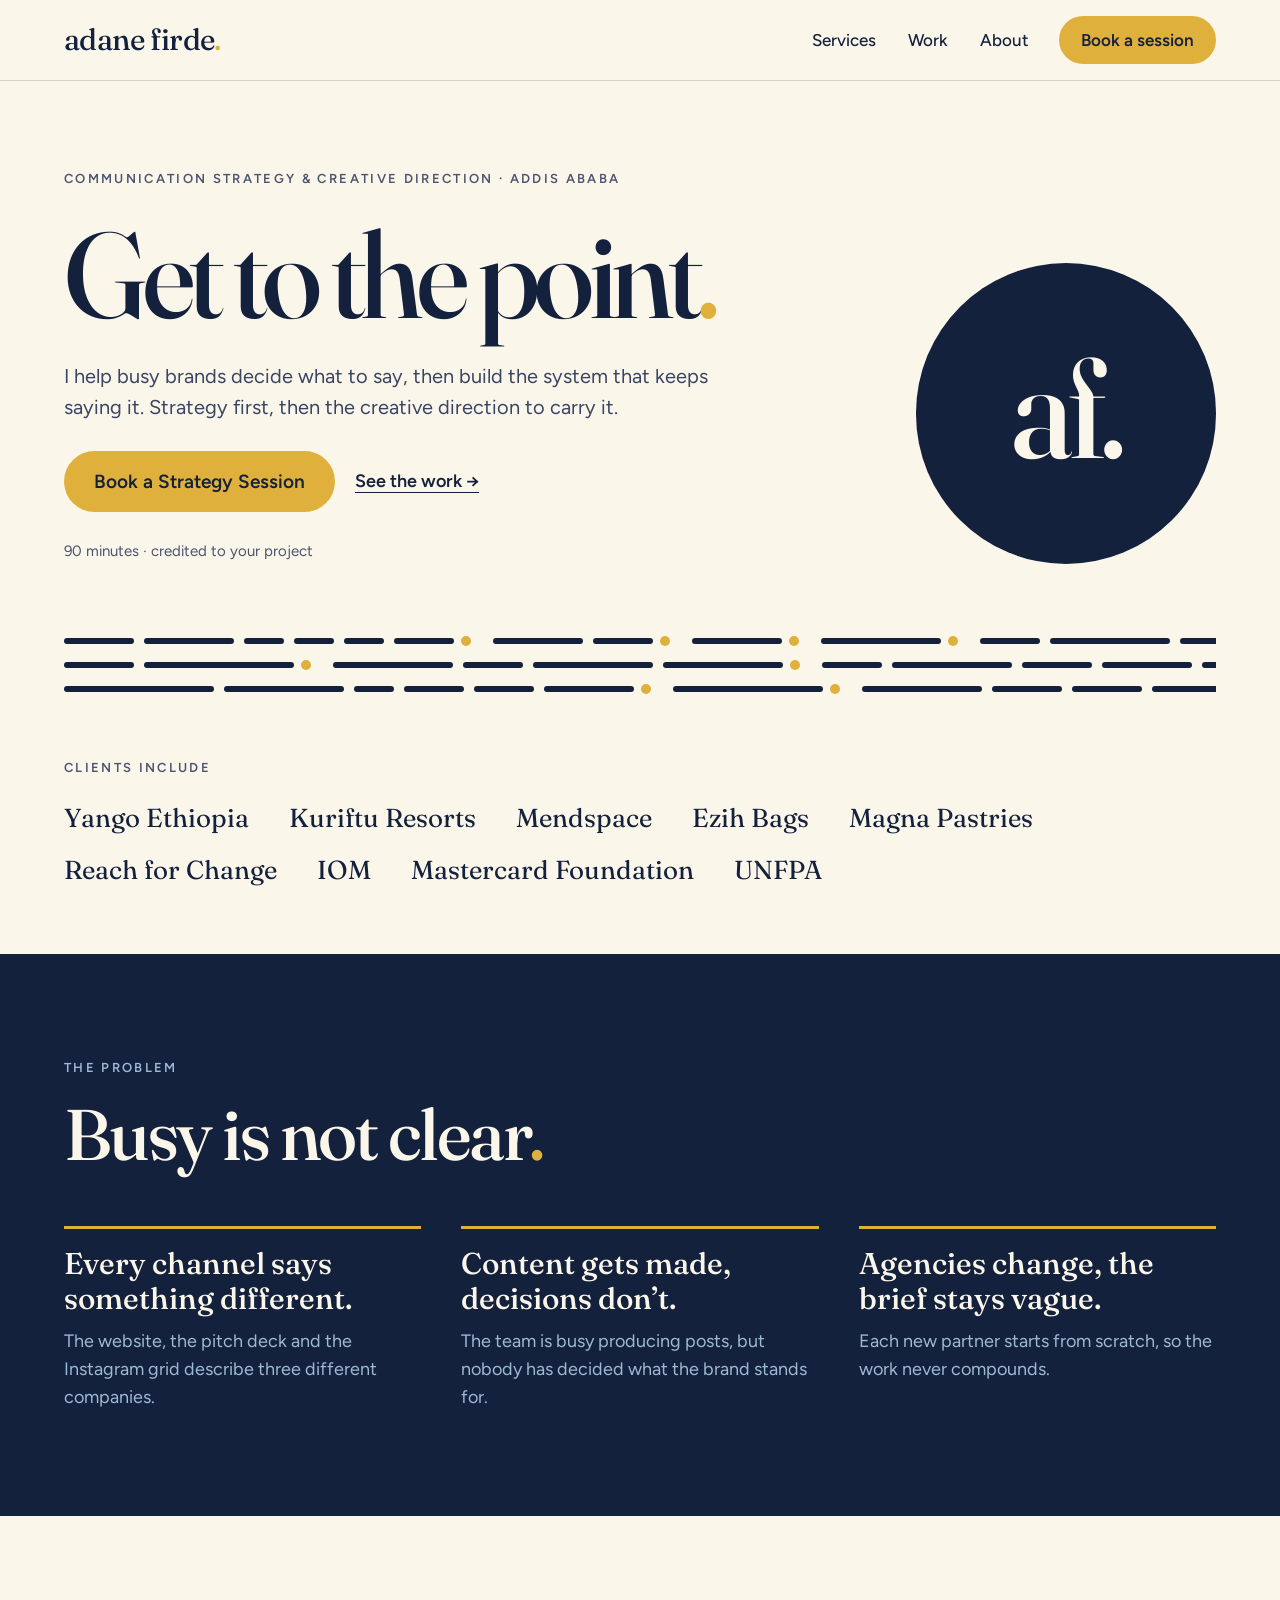
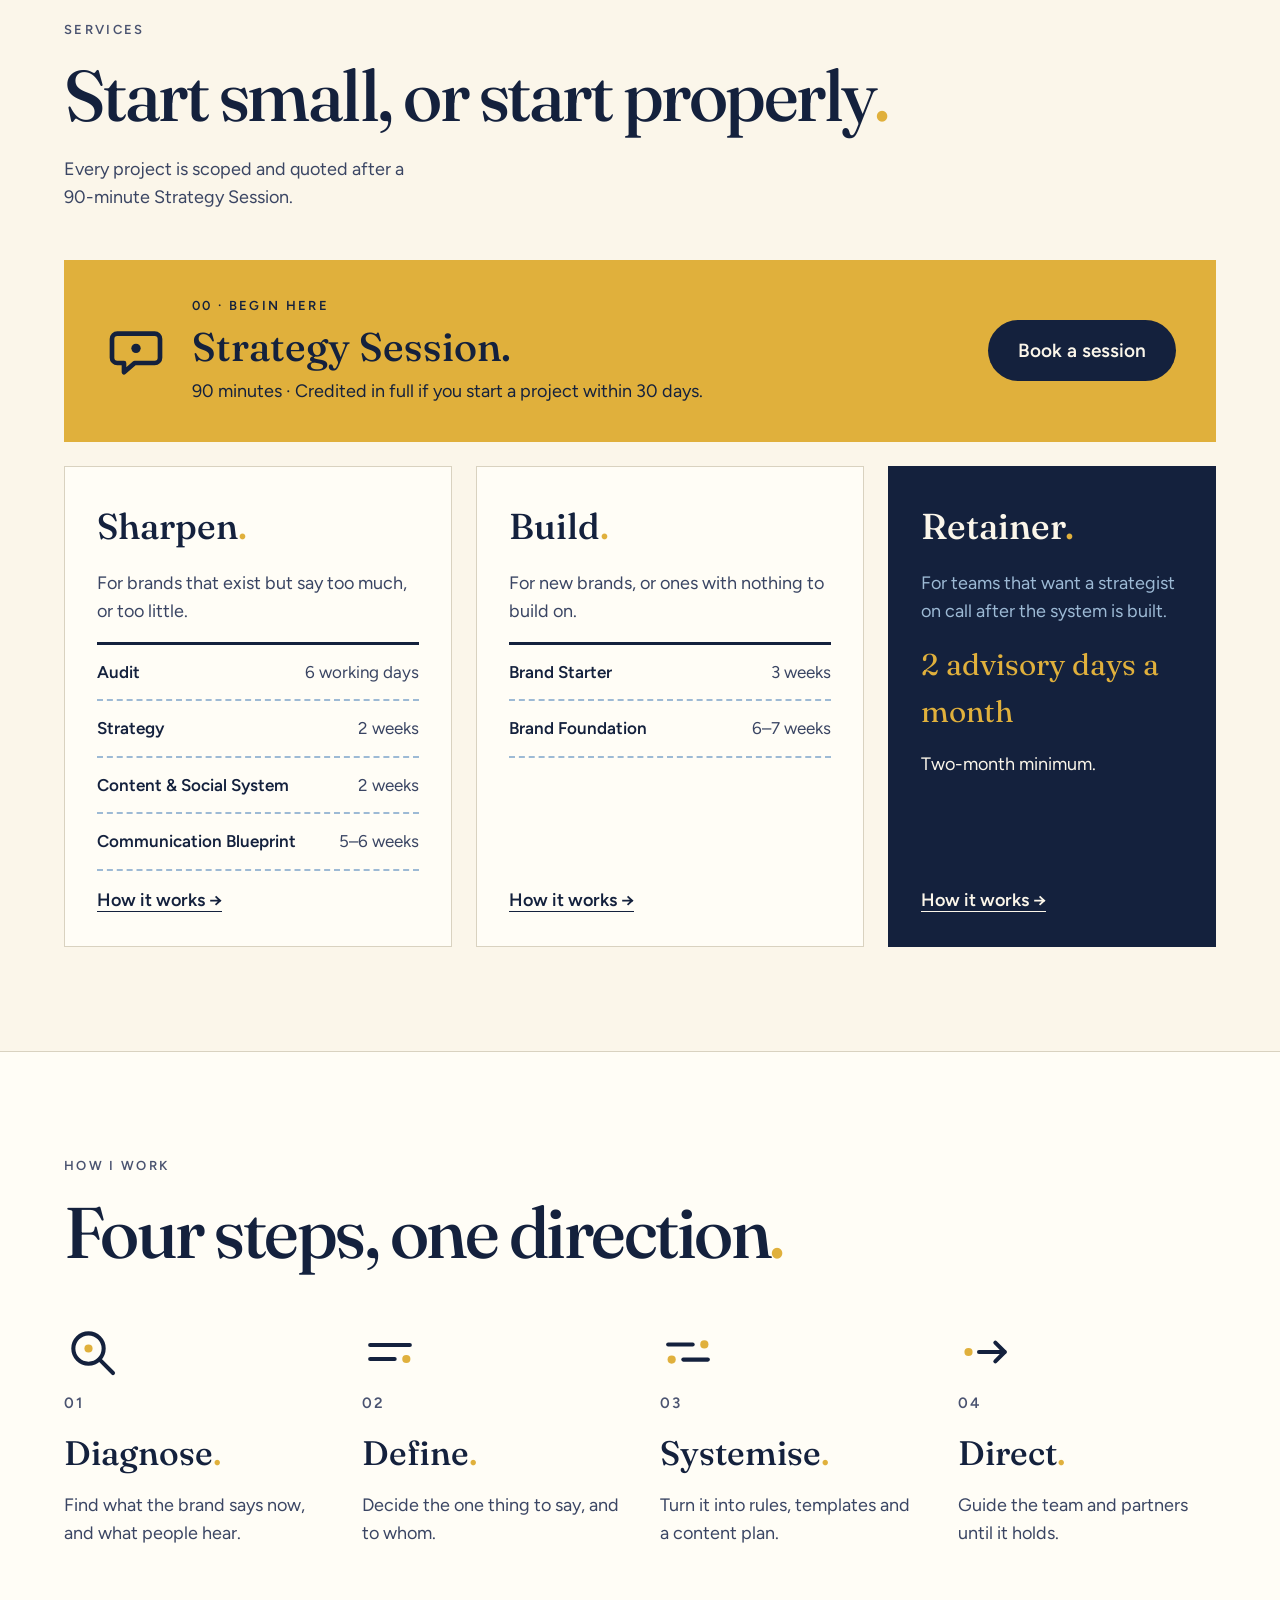
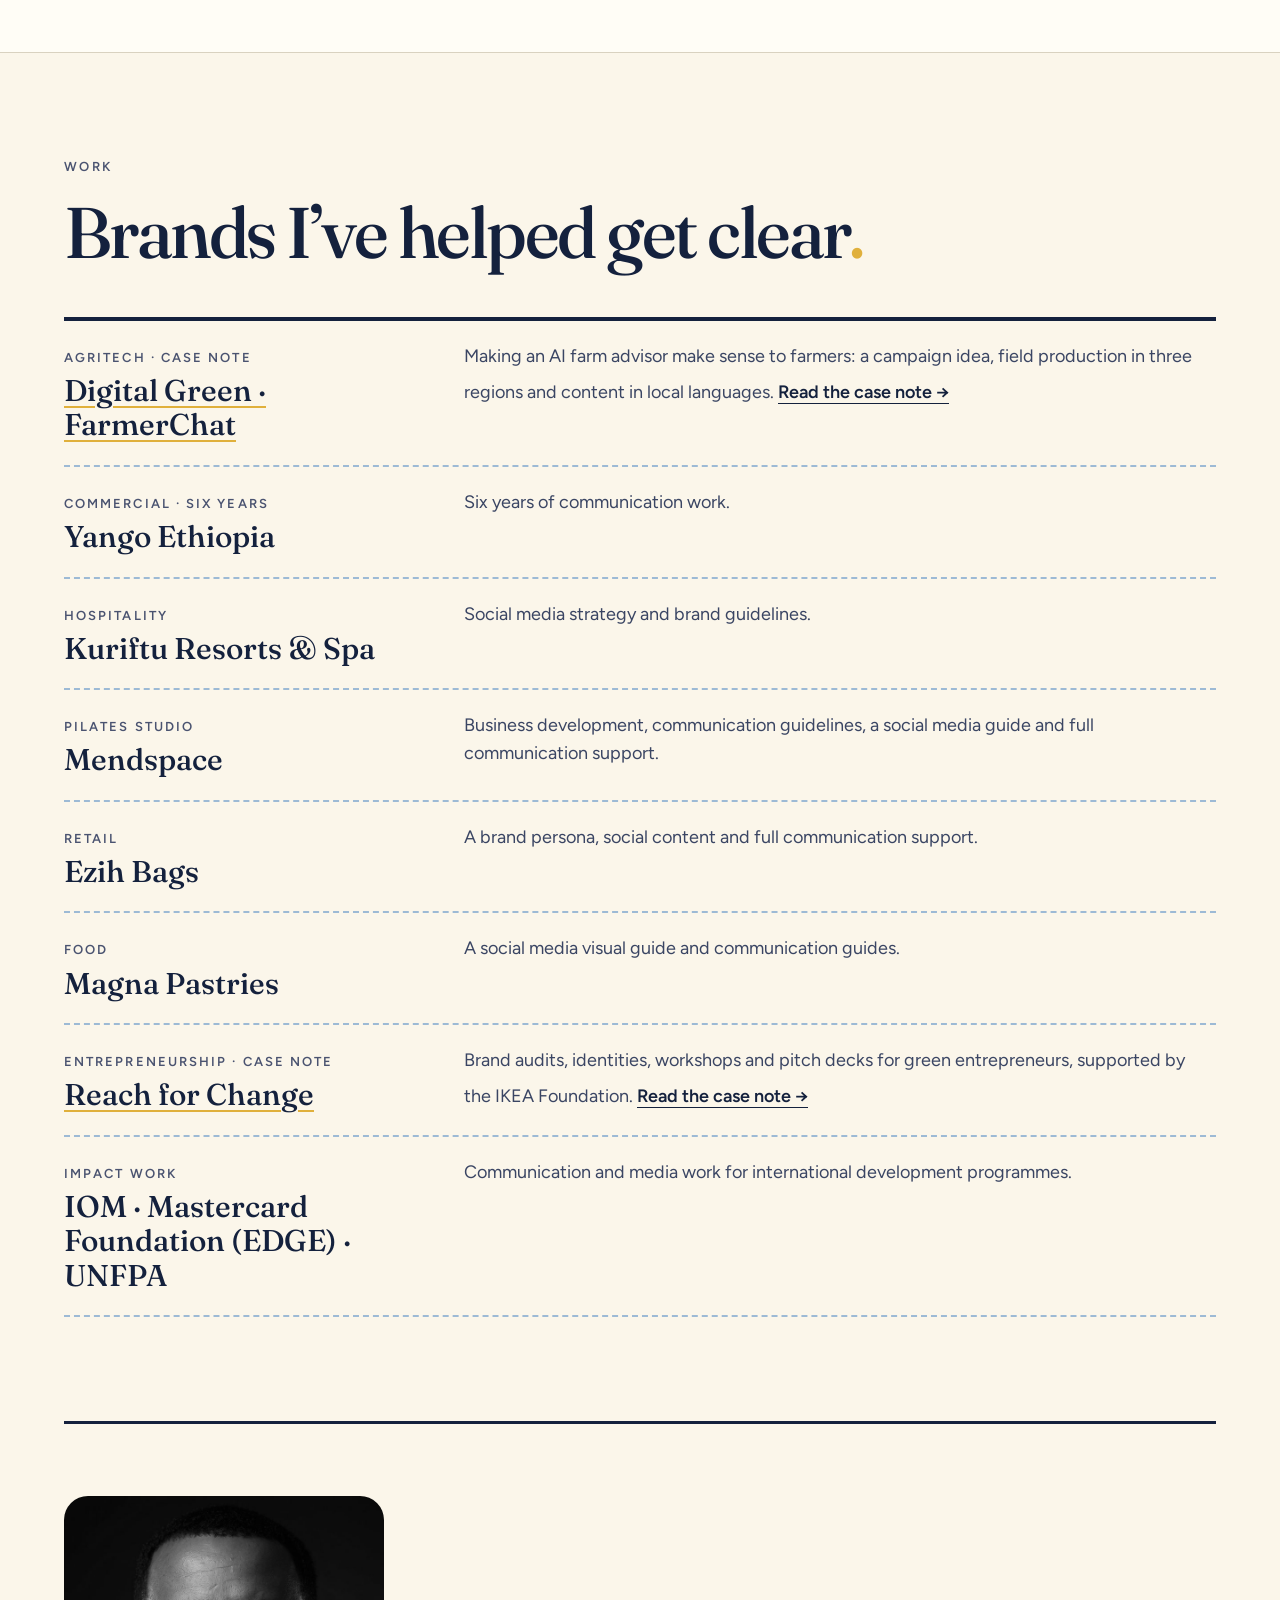
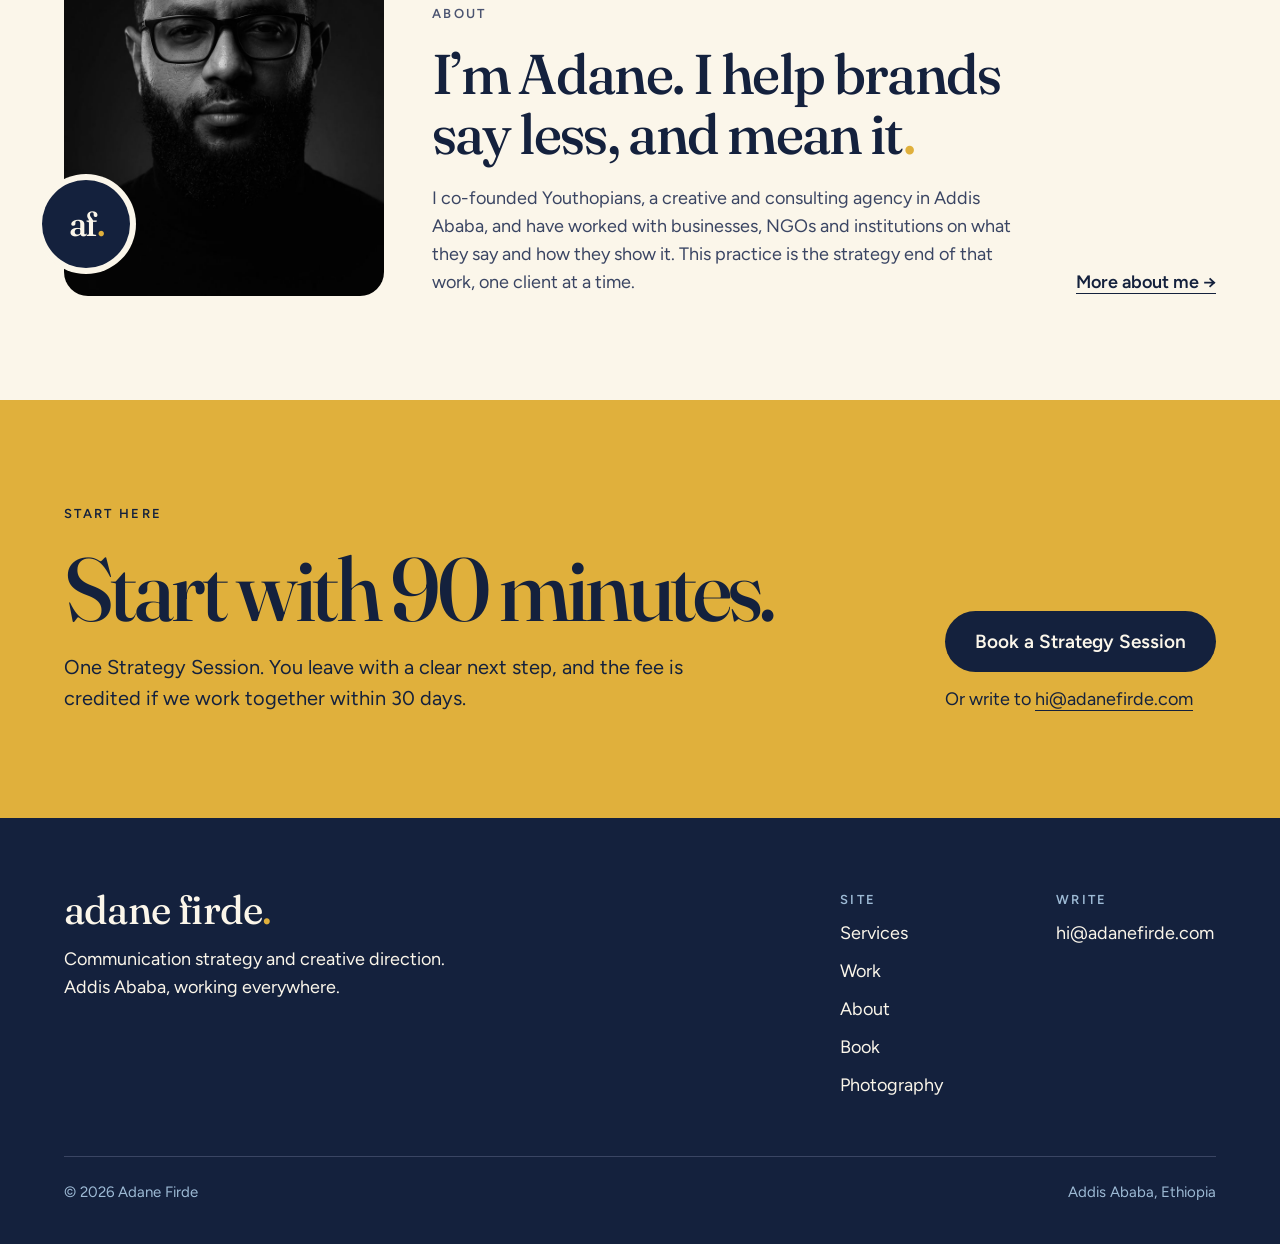
<file: index.html>
<!doctype html>
<html lang="en">
<head>
<meta charset="utf-8">
<meta name="viewport" content="width=device-width, initial-scale=1">
<title>Adane Firde — Communication Strategist in Addis Ababa</title>
<meta name="description" content="Communication strategy, brand strategy and creative direction in Addis Ababa, Ethiopia, for brands, NGOs and institutions that need to decide what to say.">
<link rel="canonical" href="https://adanefirde.com/">
<meta name="robots" content="index,follow,max-image-preview:large">
<meta name="author" content="Adane Firde">
<meta property="og:site_name" content="Adane Firde">
<meta property="og:title" content="Adane Firde — Communication Strategist in Addis Ababa">
<meta property="og:description" content="Communication strategy, brand strategy and creative direction in Addis Ababa, Ethiopia, for brands, NGOs and institutions that need to decide what to say.">
<meta property="og:type" content="website">
<meta property="og:url" content="https://adanefirde.com/">
<meta property="og:image" content="https://adanefirde.com/assets/og.png">
<meta property="og:image:width" content="1200">
<meta property="og:image:height" content="630">
<meta property="og:image:alt" content="adane firde. Get to the point. Communication strategy and creative direction, Addis Ababa">
<meta property="og:locale" content="en_US">
<meta name="twitter:card" content="summary_large_image">
<meta name="twitter:title" content="Adane Firde — Communication Strategist in Addis Ababa">
<meta name="twitter:description" content="Communication strategy, brand strategy and creative direction in Addis Ababa, Ethiopia, for brands, NGOs and institutions that need to decide what to say.">
<meta name="twitter:image" content="https://adanefirde.com/assets/og.png">
<meta name="geo.region" content="ET-AA">
<meta name="geo.placename" content="Addis Ababa">
<meta name="theme-color" content="#14213D">
<link rel="icon" href="assets/favicon.svg" type="image/svg+xml">
<link rel="icon" href="/favicon.ico" sizes="48x48">
<link rel="apple-touch-icon" href="/assets/apple-touch-icon.png">
<link rel="manifest" href="/site.webmanifest">
<script type="application/ld+json">{"@context":"https://schema.org","@graph":[{"@type":"WebSite","@id":"https://adanefirde.com/#site","url":"https://adanefirde.com/","name":"Adane Firde","inLanguage":"en","publisher":{"@id":"https://adanefirde.com/#adane"}},{"@type":"Person","@id":"https://adanefirde.com/#adane","name":"Adane Firde","jobTitle":"Communication Strategist and Creative Director","url":"https://adanefirde.com/","image":"https://adanefirde.com/assets/og.png","email":"mailto:hi@adanefirde.com","address":{"@type":"PostalAddress","addressLocality":"Addis Ababa","addressCountry":"ET"},"worksFor":{"@type":"Organization","name":"Youthopians"},"knowsAbout":["Communication strategy","Brand strategy","Creative direction","Brand identity","Content strategy","Social media strategy","Photography"]},{"@type":"ProfessionalService","@id":"https://adanefirde.com/#practice","name":"Adane Firde — Communication strategy & creative direction","url":"https://adanefirde.com/","image":"https://adanefirde.com/assets/og.png","logo":"https://adanefirde.com/assets/icon-512.png","email":"hi@adanefirde.com","founder":{"@id":"https://adanefirde.com/#adane"},"address":{"@type":"PostalAddress","addressLocality":"Addis Ababa","addressCountry":"ET"},"areaServed":[{"@type":"City","name":"Addis Ababa"},{"@type":"Country","name":"Ethiopia"},"Worldwide"],"description":"Communication strategy, brand strategy and creative direction for businesses, NGOs and institutions in Addis Ababa, Ethiopia and beyond.","hasOfferCatalog":{"@type":"OfferCatalog","name":"Services","itemListElement":[{"@type":"Offer","itemOffered":{"@type":"Service","name":"Strategy Session","description":"A 90-minute session, online or in Addis Ababa, to decide what to fix first and the right next step.","provider":{"@id":"https://adanefirde.com/#practice"}}},{"@type":"Offer","itemOffered":{"@type":"Service","name":"Brand Audit","description":"A close look at everything the brand says today: site, social, decks and how the team describes the work.","provider":{"@id":"https://adanefirde.com/#practice"}}},{"@type":"Offer","itemOffered":{"@type":"Service","name":"Brand Strategy","description":"Positioning, audience priorities, a message house and tone of voice.","provider":{"@id":"https://adanefirde.com/#practice"}}},{"@type":"Offer","itemOffered":{"@type":"Service","name":"Content & Social System","description":"Content pillars, formats, a monthly calendar template and templates for the main post types.","provider":{"@id":"https://adanefirde.com/#practice"}}},{"@type":"Offer","itemOffered":{"@type":"Service","name":"Communication Blueprint","description":"Audit, strategy and content system in one engagement for organisations with several audiences or channels.","provider":{"@id":"https://adanefirde.com/#practice"}}},{"@type":"Offer","itemOffered":{"@type":"Service","name":"Brand Starter","description":"A first brand for a new business: positioning, logo and colour direction, and starter templates.","provider":{"@id":"https://adanefirde.com/#practice"}}},{"@type":"Offer","itemOffered":{"@type":"Service","name":"Brand Foundation","description":"A complete brand from the ground up: strategy, identity, voice and guidelines.","provider":{"@id":"https://adanefirde.com/#practice"}}},{"@type":"Offer","itemOffered":{"@type":"Service","name":"Strategy Retainer","description":"Two advisory days a month: reviews, briefs for agencies and decisions when something new comes up.","provider":{"@id":"https://adanefirde.com/#practice"}}}]}}]}</script>
<link rel="preconnect" href="https://fonts.googleapis.com">
<link rel="preconnect" href="https://fonts.gstatic.com" crossorigin>
<link href="https://fonts.googleapis.com/css2?family=Fraunces:opsz,wght@9..144,400..600&family=Figtree:wght@400;500;600&display=swap" rel="stylesheet">
<link rel="stylesheet" href="assets/site.css?v=20261115e">
</head>
<body>
<a class="skip" href="#main">Skip to content</a>
<header class="hdr"><div class="wrap">
<a class="wm" href="./" aria-label="adane firde, home">adane firde<span class="pt">.</span></a>
<button class="menu-btn" type="button" aria-expanded="false" aria-controls="nav">Menu <svg aria-hidden="true" width="22" height="22" viewBox="0 0 22 22"><path d="M2 7 H20 M2 15 H14" stroke="#14213D" stroke-width="2.4" stroke-linecap="round"/><circle cx="19" cy="15" r="2" fill="#E0B03C"/></svg></button>
<nav id="nav" class="nav" aria-label="Main"><a class="l" href="services/">Services</a><a class="l" href="#work">Work</a><a class="l" href="about/">About</a><a class="btn pri" href="book/">Book a session</a></nav>
</div></header>
<main id="main">
<section class="hero" aria-labelledby="hero-h"><div class="wrap">
<div class="hero-g"><div class="hero-l">
<p class="lab">Communication strategy &amp; creative direction · Addis Ababa</p>
<h1 id="hero-h" class="h1">Get to the point<span class="pt">.</span></h1>
<p class="lead">I help busy brands decide what to say, then build the system that keeps saying it. Strategy first, then the creative direction to carry it.</p>
<div class="cta-row"><a class="btn pri lg" href="book/">Book a Strategy Session</a><a class="more" href="#work">See the work →</a></div>
<p class="small">90 minutes · credited to your project</p>
</div>
<div class="hero-r"><div class="seal" role="img" aria-label="The af. seal"><span>af<span class="pt">.</span></span></div></div></div>
<div class="pattern" aria-hidden="true"><div class="prow"><i style="width:70px"></i><i style="width:90px"></i><i style="width:40px"></i><i style="width:40px"></i><i style="width:40px"></i><i style="width:60px"></i><b></b><i style="width:90px"></i><i style="width:60px"></i><b></b><i style="width:90px"></i><b></b><i style="width:120px"></i><b></b><i style="width:60px"></i><i style="width:120px"></i><i style="width:120px"></i><i style="width:40px"></i><i style="width:40px"></i><i style="width:60px"></i><b></b><i style="width:60px"></i></div><div class="prow"><i style="width:70px"></i><i style="width:150px"></i><b></b><i style="width:120px"></i><i style="width:60px"></i><i style="width:120px"></i><i style="width:120px"></i><b></b><i style="width:60px"></i><i style="width:120px"></i><i style="width:70px"></i><i style="width:90px"></i><i style="width:60px"></i><i style="width:150px"></i><i style="width:40px"></i><i style="width:120px"></i></div><div class="prow"><i style="width:150px"></i><i style="width:120px"></i><i style="width:40px"></i><i style="width:60px"></i><i style="width:60px"></i><i style="width:90px"></i><b></b><i style="width:150px"></i><b></b><i style="width:120px"></i><i style="width:70px"></i><i style="width:70px"></i><i style="width:120px"></i><i style="width:40px"></i><i style="width:70px"></i><i style="width:150px"></i><b></b></div></div>
<p class="lab" style="margin-top:64px">Clients include</p>
<div class="clients"><span>Yango Ethiopia</span><span>Kuriftu Resorts</span><span>Mendspace</span><span>Ezih Bags</span><span>Magna Pastries</span><span>Reach for Change</span><span>IOM</span><span>Mastercard Foundation</span><span>UNFPA</span></div>
</div></section>
<section class="sec navy on-navy" aria-labelledby="prob-h"><div class="wrap">
<div class="stack" style="max-width:760px;margin-bottom:56px"><p class="lab">The problem</p><h2 id="prob-h" class="h2">Busy is not clear<span class="pt">.</span></h2></div>
<div class="grid3">
<div class="rule"><h3 class="h3">Every channel says something different.</h3><p class="t">The website, the pitch deck and the Instagram grid describe three different companies.</p></div>
<div class="rule"><h3 class="h3">Content gets made, decisions don’t.</h3><p class="t">The team is busy producing posts, but nobody has decided what the brand stands for.</p></div>
<div class="rule"><h3 class="h3">Agencies change, the brief stays vague.</h3><p class="t">Each new partner starts from scratch, so the work never compounds.</p></div>
</div></div></section>
<section class="sec" aria-labelledby="off-h"><div class="wrap">
<div class="head-row"><div class="stack"><p class="lab">Services</p><h2 id="off-h" class="h2">Start small, or start properly<span class="pt">.</span></h2></div><p class="t" style="max-width:360px">Every project is scoped and quoted after a 90-minute Strategy Session.</p></div>
<div class="session on-mus"><div class="in"><svg aria-hidden="true" width="64" height="64" viewBox="0 0 96 96"><path d="M20 22 H76 A8 8 0 0 1 84 30 V58 A8 8 0 0 1 76 66 H46 L30 80 V66 H20 A8 8 0 0 1 12 58 V30 A8 8 0 0 1 20 22 Z" fill="none" stroke="#14213D" stroke-width="7" stroke-linecap="round" stroke-linejoin="round"/><circle cx="48" cy="44" r="7" fill="#14213D"/></svg><div><p class="lab"><span class="ix">00 · </span>Begin here</p><h3 class="serif" style="font-size:40px">Strategy Session<span class="pt">.</span></h3><p>90 minutes · Credited in full if you start a project within 30 days.</p></div></div><a class="btn dark lg" href="book/">Book a session</a></div>
<div class="cards">
<article class="card"><h3 class="serif" style="font-size:36px">Sharpen<span class="pt">.</span></h3><p class="t">For brands that exist but say too much, or too little.</p><div class="rows"><div><span class="n">Audit</span><span class="p">6 working days</span></div><div><span class="n">Strategy</span><span class="p">2 weeks</span></div><div><span class="n">Content &amp; Social System</span><span class="p">2 weeks</span></div><div><span class="n">Communication Blueprint</span><span class="p">5–6 weeks</span></div></div><a class="more" href="services/#sharpen">How it works →</a></article>
<article class="card"><h3 class="serif" style="font-size:36px">Build<span class="pt">.</span></h3><p class="t">For new brands, or ones with nothing to build on.</p><div class="rows"><div><span class="n">Brand Starter</span><span class="p">3 weeks</span></div><div><span class="n">Brand Foundation</span><span class="p">6–7 weeks</span></div></div><a class="more" href="services/#build">How it works →</a></article>
<article class="card dk on-navy"><h3 class="serif" style="font-size:36px">Retainer<span class="pt">.</span></h3><p class="t">For teams that want a strategist on call after the system is built.</p><p class="price">2 advisory days a month</p><p>Two-month minimum.</p><a class="more" href="services/#retainer">How it works →</a></article>
</div></div></section>
<section class="sec paper" aria-labelledby="m-h"><div class="wrap">
<div class="stack" style="margin-bottom:56px"><p class="lab">How I work</p><h2 id="m-h" class="h2">Four steps, one direction<span class="pt">.</span></h2></div>
<ol class="steps">
<li><svg aria-hidden="true" width="56" height="56" viewBox="0 0 96 96"><circle cx="42" cy="42" r="26" fill="none" stroke="#14213D" stroke-width="7" stroke-linecap="round" stroke-linejoin="round"/><path d="M62 62 L84 84" fill="none" stroke="#14213D" stroke-width="7" stroke-linecap="round" stroke-linejoin="round"/><circle cx="42" cy="42" r="7" fill="#E0B03C"/></svg><p class="num">01</p><h3 class="serif" style="font-size:34px">Diagnose<span class="pt">.</span></h3><p class="t">Find what the brand says now, and what people hear.</p></li>
<li><svg aria-hidden="true" width="56" height="56" viewBox="0 0 96 96"><path d="M14 36 H82" fill="none" stroke="#14213D" stroke-width="7" stroke-linecap="round" stroke-linejoin="round"/><path d="M14 60 H56" fill="none" stroke="#14213D" stroke-width="7" stroke-linecap="round" stroke-linejoin="round"/><circle cx="76" cy="60" r="7" fill="#E0B03C"/></svg><p class="num">02</p><h3 class="serif" style="font-size:34px">Define<span class="pt">.</span></h3><p class="t">Decide the one thing to say, and to whom.</p></li>
<li><svg aria-hidden="true" width="56" height="56" viewBox="0 0 96 96"><path d="M14 35 H56" fill="none" stroke="#14213D" stroke-width="7" stroke-linecap="round" stroke-linejoin="round"/><circle cx="76" cy="35" r="7" fill="#E0B03C"/><circle cx="20" cy="61" r="7" fill="#E0B03C"/><path d="M40 61 H82" fill="none" stroke="#14213D" stroke-width="7" stroke-linecap="round" stroke-linejoin="round"/></svg><p class="num">03</p><h3 class="serif" style="font-size:34px">Systemise<span class="pt">.</span></h3><p class="t">Turn it into rules, templates and a content plan.</p></li>
<li><svg aria-hidden="true" width="56" height="56" viewBox="0 0 96 96"><circle cx="18" cy="48" r="7" fill="#E0B03C"/><path d="M36 48 H80" fill="none" stroke="#14213D" stroke-width="7" stroke-linecap="round" stroke-linejoin="round"/><path d="M64 32 L80 48 L64 64" fill="none" stroke="#14213D" stroke-width="7" stroke-linecap="round" stroke-linejoin="round"/></svg><p class="num">04</p><h3 class="serif" style="font-size:34px">Direct<span class="pt">.</span></h3><p class="t">Guide the team and partners until it holds.</p></li>
</ol></div></section>
<section id="work" class="sec" aria-labelledby="w-h"><div class="wrap">
<div class="head-row"><div class="stack"><p class="lab">Work</p><h2 id="w-h" class="h2">Brands I’ve helped get clear<span class="pt">.</span></h2></div></div>
<div class="work"><article><div><p class="k">Agritech · case note</p><h3 class="h3"><a href="work/farmerchat/">Digital Green · FarmerChat</a></h3></div><p class="t">Making an AI farm advisor make sense to farmers: a campaign idea, field production in three regions and content in local languages. <a class="go" href="work/farmerchat/">Read the case note →</a></p></article><article><div><p class="k">Commercial · six years</p><h3 class="h3">Yango Ethiopia</h3></div><p class="t">Six years of communication work.</p></article><article><div><p class="k">Hospitality</p><h3 class="h3">Kuriftu Resorts &amp; Spa</h3></div><p class="t">Social media strategy and brand guidelines.</p></article><article><div><p class="k">Pilates studio</p><h3 class="h3">Mendspace</h3></div><p class="t">Business development, communication guidelines, a social media guide and full communication support.</p></article><article><div><p class="k">Retail</p><h3 class="h3">Ezih Bags</h3></div><p class="t">A brand persona, social content and full communication support.</p></article><article><div><p class="k">Food</p><h3 class="h3">Magna Pastries</h3></div><p class="t">A social media visual guide and communication guides.</p></article><article><div><p class="k">Entrepreneurship · case note</p><h3 class="h3"><a href="work/reach-for-change/">Reach for Change</a></h3></div><p class="t">Brand audits, identities, workshops and pitch decks for green entrepreneurs, supported by the IKEA Foundation. <a class="go" href="work/reach-for-change/">Read the case note →</a></p></article><article><div><p class="k">Impact work</p><h3 class="h3">IOM · Mastercard Foundation (EDGE) · UNFPA</h3></div><p class="t">Communication and media work for international development programmes.</p></article></div>
</div></section>
<section class="sec" style="padding-top:0" aria-labelledby="a-h"><div class="wrap">
<div style="border-top:3px solid var(--navy);padding-top:72px;display:flex;flex-wrap:wrap;gap:48px;align-items:flex-end;justify-content:space-between">
<figure class="portrait portrait-sm"><img src="photos/adane-firde-1200.jpg" srcset="photos/adane-firde-720.jpg 720w, photos/adane-firde-1200.jpg 1200w" sizes="(max-width:600px) 70vw, 320px" width="1200" height="1500" alt="Adane Firde, black and white portrait" loading="lazy"><span class="pseal" aria-hidden="true">af<span class="pt">.</span></span></figure>
<div class="stack" style="flex:999 1 560px"><p class="lab">About</p><h2 id="a-h" class="serif" style="font-size:clamp(34px,4.4vw,56px);line-height:1.08;letter-spacing:-.03em">I’m Adane. I help brands say less, and mean it<span class="pt">.</span></h2>
<p class="t" style="max-width:660px">I co-founded Youthopians, a creative and consulting agency in Addis Ababa, and have worked with businesses, NGOs and institutions on what they say and how they show it. This practice is the strategy end of that work, one client at a time.</p></div>
<a class="more" href="about/">More about me →</a></div></div></section>
<section class="sec mus on-mus" aria-labelledby="b-h"><div class="wrap">
<div style="display:flex;flex-wrap:wrap;justify-content:space-between;align-items:flex-end;gap:40px">
<div class="stack" style="max-width:760px"><p class="lab">Start here</p><h2 id="b-h" class="serif" style="font-size:clamp(46px,7vw,104px);line-height:.98;letter-spacing:-.04em">Start with 90 minutes<span class="pt">.</span></h2><p style="font-size:20px;max-width:620px">One Strategy Session. You leave with a clear next step, and the fee is credited if we work together within 30 days.</p></div>
<div class="stack" style="gap:14px;align-items:flex-start"><a class="btn dark lg" href="book/">Book a Strategy Session</a><p>Or write to <a href="mailto:hi@adanefirde.com">hi@adanefirde.com</a></p></div>
</div></div></section>
</main>
<footer class="ftr"><div class="wrap">
<div class="ftr-g">
<div class="stack" style="max-width:420px;gap:16px"><a class="wm" href="./" style="font-size:40px">adane firde<span class="pt">.</span></a><p>Communication strategy and creative direction. Addis Ababa, working everywhere.</p></div>
<div style="display:flex;flex-wrap:wrap;gap:56px">
<div class="ftr-c"><p class="lab" style="color:var(--sky)">Site</p><a href="services/">Services</a><a href="#work">Work</a><a href="about/">About</a><a href="book/">Book</a><a href="photography/">Photography</a></div>
<div class="ftr-c"><p class="lab" style="color:var(--sky)">Write</p><a href="mailto:hi@adanefirde.com">hi@adanefirde.com</a></div>
</div></div>
<div class="ftr-b"><p>© 2026 Adane Firde</p><p>Addis Ababa, Ethiopia</p></div>
</div></footer>
<script>
(function(){var b=document.querySelector('.menu-btn'),n=document.getElementById('nav');if(!b)return;b.addEventListener('click',function(){var o=n.classList.toggle('open');b.setAttribute('aria-expanded',o?'true':'false')})})();
</script>

</body>
</html>
</file>
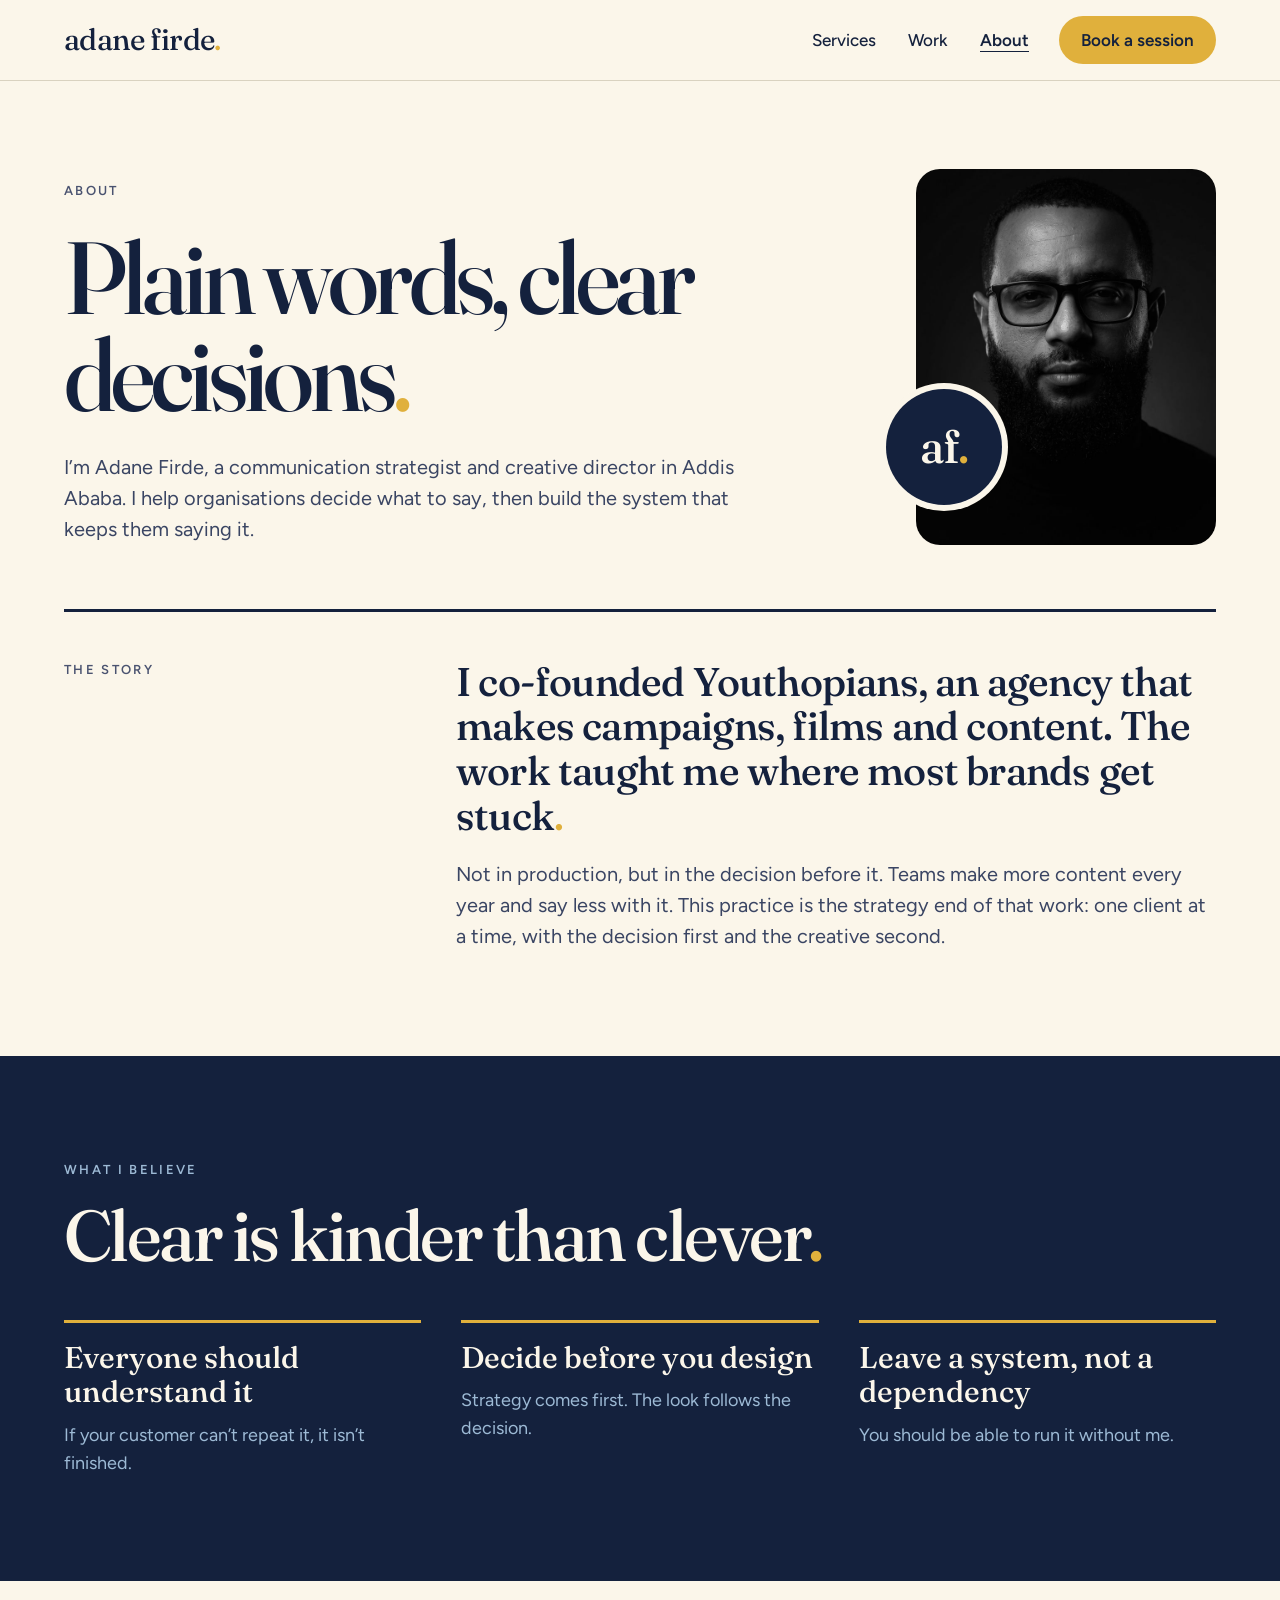
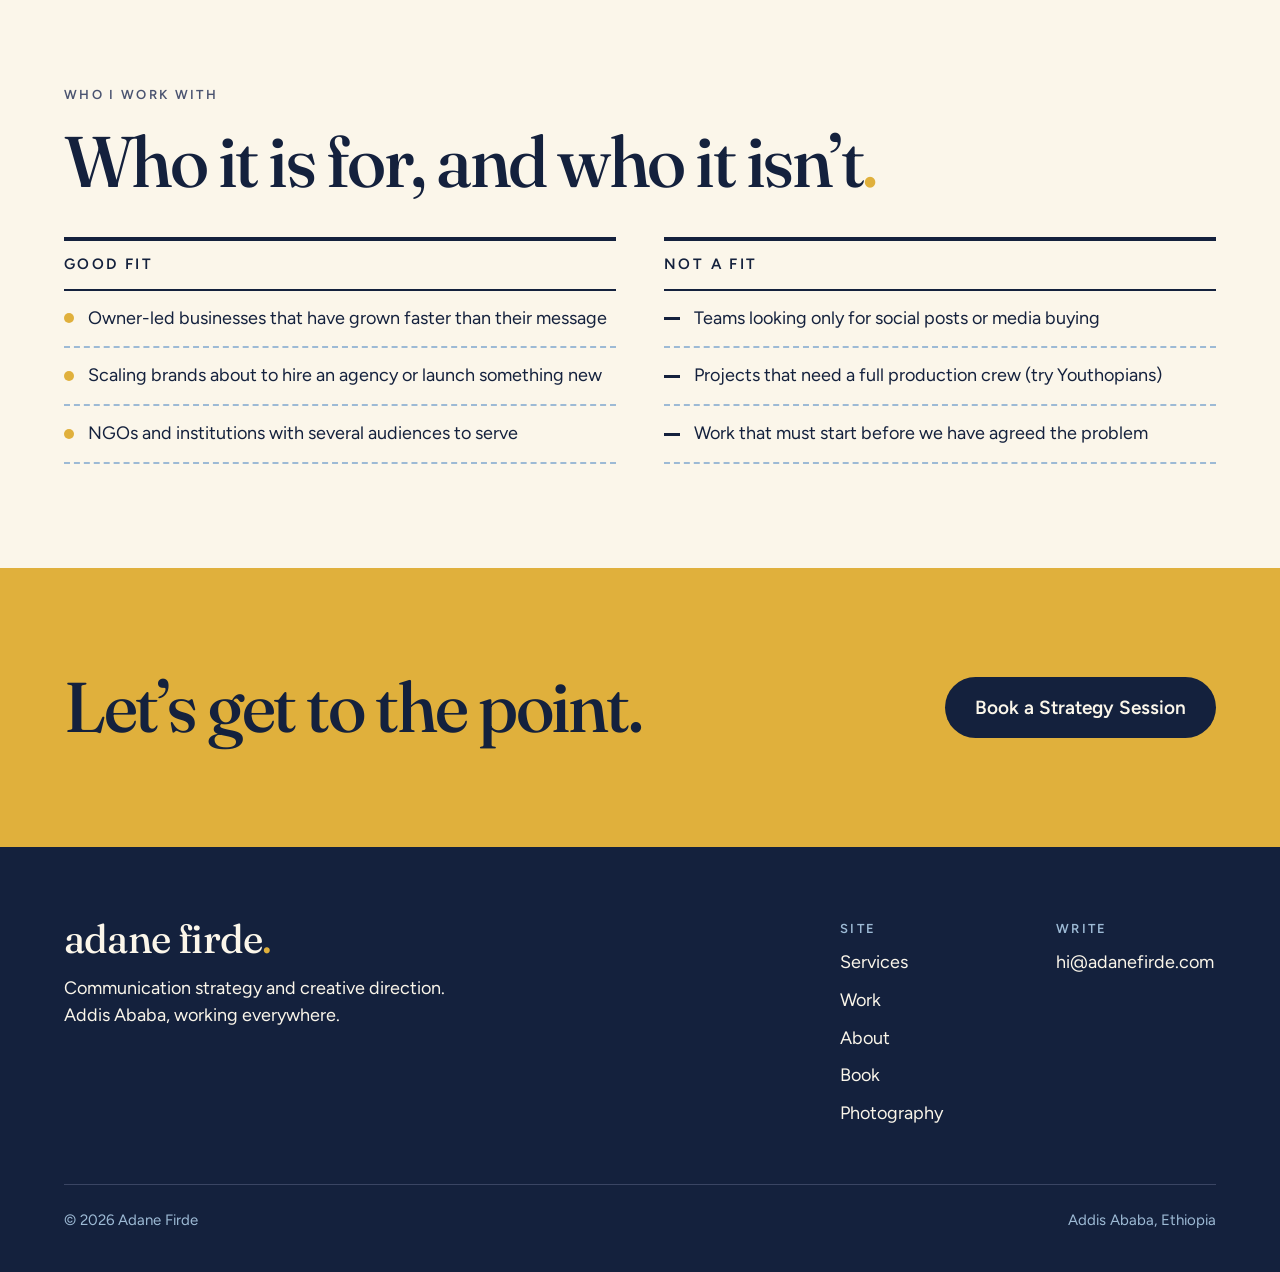
<file: about/index.html>
<!doctype html>
<html lang="en">
<head>
<meta charset="utf-8">
<meta name="viewport" content="width=device-width, initial-scale=1">
<title>About Adane Firde — Communication Strategist, Addis Ababa</title>
<meta name="description" content="Adane Firde is a communication strategist and creative director in Addis Ababa, Ethiopia, and co-founder of Youthopians. Plain words, clear decisions.">
<link rel="canonical" href="https://adanefirde.com/about/">
<meta name="robots" content="index,follow,max-image-preview:large">
<meta name="author" content="Adane Firde">
<meta property="og:site_name" content="Adane Firde">
<meta property="og:title" content="About Adane Firde — Communication Strategist, Addis Ababa">
<meta property="og:description" content="Adane Firde is a communication strategist and creative director in Addis Ababa, Ethiopia, and co-founder of Youthopians. Plain words, clear decisions.">
<meta property="og:type" content="profile">
<meta property="og:url" content="https://adanefirde.com/about/">
<meta property="og:image" content="https://adanefirde.com/assets/og.png">
<meta property="og:image:width" content="1200">
<meta property="og:image:height" content="630">
<meta property="og:image:alt" content="adane firde. Get to the point. Communication strategy and creative direction, Addis Ababa">
<meta property="og:locale" content="en_US">
<meta name="twitter:card" content="summary_large_image">
<meta name="twitter:title" content="About Adane Firde — Communication Strategist, Addis Ababa">
<meta name="twitter:description" content="Adane Firde is a communication strategist and creative director in Addis Ababa, Ethiopia, and co-founder of Youthopians. Plain words, clear decisions.">
<meta name="twitter:image" content="https://adanefirde.com/assets/og.png">
<meta name="geo.region" content="ET-AA">
<meta name="geo.placename" content="Addis Ababa">
<meta name="theme-color" content="#14213D">
<link rel="icon" href="../assets/favicon.svg" type="image/svg+xml">
<link rel="icon" href="/favicon.ico" sizes="48x48">
<link rel="apple-touch-icon" href="/assets/apple-touch-icon.png">
<link rel="manifest" href="/site.webmanifest">
<script type="application/ld+json">{"@context":"https://schema.org","@graph":[{"@type":"AboutPage","url":"https://adanefirde.com/about/","mainEntity":{"@id":"https://adanefirde.com/#adane"}},{"@type":"Person","@id":"https://adanefirde.com/#adane","name":"Adane Firde","jobTitle":"Communication Strategist and Creative Director","url":"https://adanefirde.com/","image":"https://adanefirde.com/assets/og.png","email":"mailto:hi@adanefirde.com","address":{"@type":"PostalAddress","addressLocality":"Addis Ababa","addressCountry":"ET"},"worksFor":{"@type":"Organization","name":"Youthopians"},"knowsAbout":["Communication strategy","Brand strategy","Creative direction","Brand identity","Content strategy","Social media strategy","Photography"]},{"@type":"BreadcrumbList","itemListElement":[{"@type":"ListItem","position":1,"name":"Home","item":"https://adanefirde.com/"},{"@type":"ListItem","position":2,"name":"About","item":"https://adanefirde.com/about/"}]}]}</script>
<link rel="preconnect" href="https://fonts.googleapis.com">
<link rel="preconnect" href="https://fonts.gstatic.com" crossorigin>
<link href="https://fonts.googleapis.com/css2?family=Fraunces:opsz,wght@9..144,400..600&family=Figtree:wght@400;500;600&display=swap" rel="stylesheet">
<link rel="stylesheet" href="../assets/site.css?v=20261115e">
</head>
<body>
<a class="skip" href="#main">Skip to content</a>
<header class="hdr"><div class="wrap">
<a class="wm" href="../" aria-label="adane firde, home">adane firde<span class="pt">.</span></a>
<button class="menu-btn" type="button" aria-expanded="false" aria-controls="nav">Menu <svg aria-hidden="true" width="22" height="22" viewBox="0 0 22 22"><path d="M2 7 H20 M2 15 H14" stroke="#14213D" stroke-width="2.4" stroke-linecap="round"/><circle cx="19" cy="15" r="2" fill="#E0B03C"/></svg></button>
<nav id="nav" class="nav" aria-label="Main"><a class="l" href="../services/">Services</a><a class="l" href="../#work">Work</a><a class="l" href="../about/" aria-current="page">About</a><a class="btn pri" href="../book/">Book a session</a></nav>
</div></header>
<main id="main">
<section class="hero" aria-labelledby="ab-h"><div class="wrap"><div class="hero-g">
<div class="hero-l"><p class="lab">About</p><h1 id="ab-h" class="h1" style="font-size:clamp(54px,8vw,120px)">Plain words, clear decisions<span class="pt">.</span></h1><p class="lead">I’m Adane Firde, a communication strategist and creative director in Addis Ababa. I help organisations decide what to say, then build the system that keeps them saying it.</p></div>
<div class="hero-r"><figure class="portrait"><img src="../photos/adane-firde-1200.jpg" srcset="../photos/adane-firde-720.jpg 720w, ../photos/adane-firde-1200.jpg 1200w" sizes="(max-width:600px) 100vw, 440px" width="1200" height="1500" alt="Adane Firde, black and white portrait" loading="eager"><span class="pseal" aria-hidden="true">af<span class="pt">.</span></span></figure></div></div></div></section>
<section class="sec" style="padding-top:0" aria-labelledby="st-h"><div class="wrap"><div style="display:flex;flex-wrap:wrap;gap:56px;border-top:3px solid var(--navy);padding-top:48px">
<div style="flex:1 1 280px"><p class="lab">The story</p></div>
<div class="stack" style="flex:999 1 560px;max-width:760px"><h2 id="st-h" class="serif" style="font-size:40px;line-height:1.12;letter-spacing:-.02em">I co-founded Youthopians, an agency that makes campaigns, films and content. The work taught me where most brands get stuck<span class="pt">.</span></h2>
<p class="t" style="font-size:20px">Not in production, but in the decision before it. Teams make more content every year and say less with it. This practice is the strategy end of that work: one client at a time, with the decision first and the creative second.</p></div></div></div></section>
<section class="sec navy on-navy" aria-labelledby="v-h"><div class="wrap"><div class="stack" style="margin-bottom:48px"><p class="lab">What I believe</p><h2 id="v-h" class="h2">Clear is kinder than clever<span class="pt">.</span></h2></div>
<div class="grid3">
<div class="rule"><h3 class="h3">Everyone should understand it</h3><p class="t">If your customer can’t repeat it, it isn’t finished.</p></div>
<div class="rule"><h3 class="h3">Decide before you design</h3><p class="t">Strategy comes first. The look follows the decision.</p></div>
<div class="rule"><h3 class="h3">Leave a system, not a dependency</h3><p class="t">You should be able to run it without me.</p></div>
</div></div></section>
<section class="sec" aria-labelledby="f-h"><div class="wrap"><div class="stack" style="margin-bottom:40px"><p class="lab">Who I work with</p><h2 id="f-h" class="h2">Who it is for, and who it isn’t<span class="pt">.</span></h2></div>
<div style="display:grid;grid-template-columns:repeat(auto-fit,minmax(300px,1fr));gap:48px">
<div><p class="th">Good fit</p><ul class="dots"><li>Owner-led businesses that have grown faster than their message</li><li>Scaling brands about to hire an agency or launch something new</li><li>NGOs and institutions with several audiences to serve</li></ul></div>
<div><p class="th">Not a fit</p><ul class="dots no"><li>Teams looking only for social posts or media buying</li><li>Projects that need a full production crew (try Youthopians)</li><li>Work that must start before we have agreed the problem</li></ul></div>
</div></div></section>
<section class="sec mus on-mus" aria-label="Book"><div class="wrap"><div style="display:flex;flex-wrap:wrap;justify-content:space-between;align-items:center;gap:32px"><h2 class="serif" style="font-size:clamp(40px,5.5vw,72px);line-height:1;letter-spacing:-.035em">Let’s get to the point<span class="pt">.</span></h2><a class="btn dark lg" href="../book/">Book a Strategy Session</a></div></div></section>
</main>
<footer class="ftr"><div class="wrap">
<div class="ftr-g">
<div class="stack" style="max-width:420px;gap:16px"><a class="wm" href="../" style="font-size:40px">adane firde<span class="pt">.</span></a><p>Communication strategy and creative direction. Addis Ababa, working everywhere.</p></div>
<div style="display:flex;flex-wrap:wrap;gap:56px">
<div class="ftr-c"><p class="lab" style="color:var(--sky)">Site</p><a href="../services/">Services</a><a href="../#work">Work</a><a href="../about/">About</a><a href="../book/">Book</a><a href="../photography/">Photography</a></div>
<div class="ftr-c"><p class="lab" style="color:var(--sky)">Write</p><a href="mailto:hi@adanefirde.com">hi@adanefirde.com</a></div>
</div></div>
<div class="ftr-b"><p>© 2026 Adane Firde</p><p>Addis Ababa, Ethiopia</p></div>
</div></footer>
<script>
(function(){var b=document.querySelector('.menu-btn'),n=document.getElementById('nav');if(!b)return;b.addEventListener('click',function(){var o=n.classList.toggle('open');b.setAttribute('aria-expanded',o?'true':'false')})})();
</script>

</body>
</html>
</file>
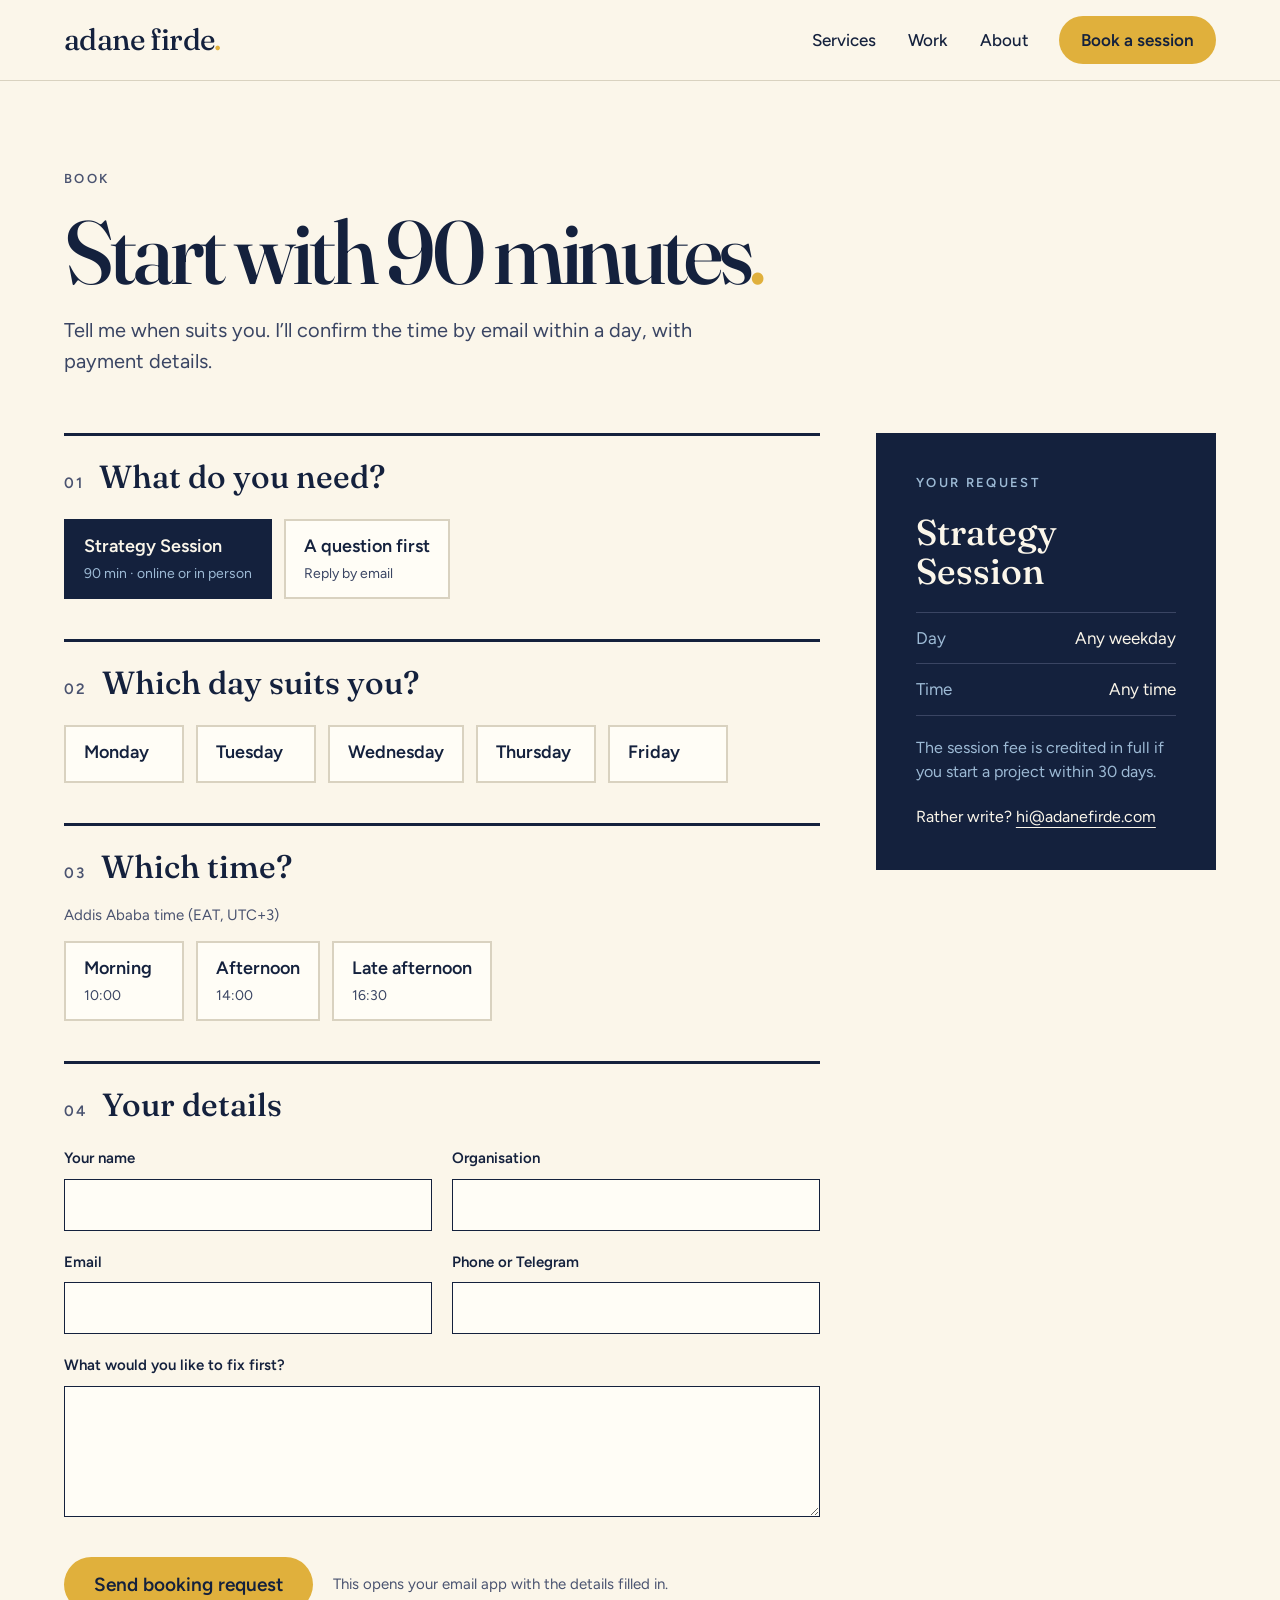
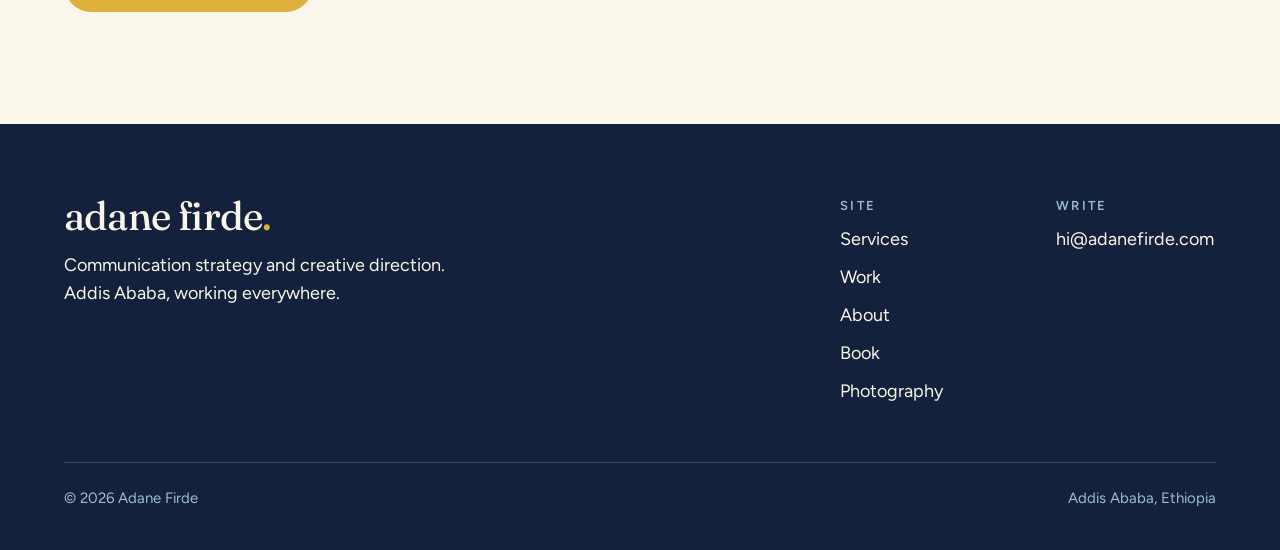
<file: book/index.html>
<!doctype html>
<html lang="en">
<head>
<meta charset="utf-8">
<meta name="viewport" content="width=device-width, initial-scale=1">
<title>Book a Strategy Session — Adane Firde, Addis Ababa</title>
<meta name="description" content="Book a 90-minute Strategy Session with Adane Firde, online or in person in Addis Ababa. Pick a day and time and get a confirmation within a day.">
<link rel="canonical" href="https://adanefirde.com/book/">
<meta name="robots" content="index,follow,max-image-preview:large">
<meta name="author" content="Adane Firde">
<meta property="og:site_name" content="Adane Firde">
<meta property="og:title" content="Book a Strategy Session — Adane Firde, Addis Ababa">
<meta property="og:description" content="Book a 90-minute Strategy Session with Adane Firde, online or in person in Addis Ababa. Pick a day and time and get a confirmation within a day.">
<meta property="og:type" content="website">
<meta property="og:url" content="https://adanefirde.com/book/">
<meta property="og:image" content="https://adanefirde.com/assets/og.png">
<meta property="og:image:width" content="1200">
<meta property="og:image:height" content="630">
<meta property="og:image:alt" content="adane firde. Get to the point. Communication strategy and creative direction, Addis Ababa">
<meta property="og:locale" content="en_US">
<meta name="twitter:card" content="summary_large_image">
<meta name="twitter:title" content="Book a Strategy Session — Adane Firde, Addis Ababa">
<meta name="twitter:description" content="Book a 90-minute Strategy Session with Adane Firde, online or in person in Addis Ababa. Pick a day and time and get a confirmation within a day.">
<meta name="twitter:image" content="https://adanefirde.com/assets/og.png">
<meta name="geo.region" content="ET-AA">
<meta name="geo.placename" content="Addis Ababa">
<meta name="theme-color" content="#14213D">
<link rel="icon" href="../assets/favicon.svg" type="image/svg+xml">
<link rel="icon" href="/favicon.ico" sizes="48x48">
<link rel="apple-touch-icon" href="/assets/apple-touch-icon.png">
<link rel="manifest" href="/site.webmanifest">
<script type="application/ld+json">{"@context":"https://schema.org","@graph":[{"@type":"ContactPage","url":"https://adanefirde.com/book/","about":{"@id":"https://adanefirde.com/#practice"}},{"@type":"BreadcrumbList","itemListElement":[{"@type":"ListItem","position":1,"name":"Home","item":"https://adanefirde.com/"},{"@type":"ListItem","position":2,"name":"Book a session","item":"https://adanefirde.com/book/"}]}]}</script>
<link rel="preconnect" href="https://fonts.googleapis.com">
<link rel="preconnect" href="https://fonts.gstatic.com" crossorigin>
<link href="https://fonts.googleapis.com/css2?family=Fraunces:opsz,wght@9..144,400..600&family=Figtree:wght@400;500;600&display=swap" rel="stylesheet">
<link rel="stylesheet" href="../assets/site.css?v=20261115e">
</head>
<body>
<a class="skip" href="#main">Skip to content</a>
<header class="hdr"><div class="wrap">
<a class="wm" href="../" aria-label="adane firde, home">adane firde<span class="pt">.</span></a>
<button class="menu-btn" type="button" aria-expanded="false" aria-controls="nav">Menu <svg aria-hidden="true" width="22" height="22" viewBox="0 0 22 22"><path d="M2 7 H20 M2 15 H14" stroke="#14213D" stroke-width="2.4" stroke-linecap="round"/><circle cx="19" cy="15" r="2" fill="#E0B03C"/></svg></button>
<nav id="nav" class="nav" aria-label="Main"><a class="l" href="../services/">Services</a><a class="l" href="../#work">Work</a><a class="l" href="../about/">About</a><a class="btn pri" href="../book/">Book a session</a></nav>
</div></header>
<main id="main">
<section class="hero" style="padding-bottom:112px" aria-labelledby="bk-h"><div class="wrap">
<div class="stack" style="max-width:900px"><p class="lab">Book</p><h1 id="bk-h" class="h1" style="font-size:clamp(50px,7vw,104px)">Start with 90 minutes<span class="pt">.</span></h1><p class="lead">Tell me when suits you. I’ll confirm the time by email within a day, with payment details.</p></div>
<div class="book-g">
<form id="bf" class="book-f" novalidate>
<fieldset><legend><div class="step-h"><span class="num">01</span><h2>What do you need?</h2></div></legend><div class="chips"><div class="chip"><input type="radio" name="kind" id="kind-session" value="session" checked><label for="kind-session">Strategy Session<small>90 min · online or in person</small></label></div><div class="chip"><input type="radio" name="kind" id="kind-question" value="question"><label for="kind-question">A question first<small>Reply by email</small></label></div></div></fieldset>
<fieldset><legend><div class="step-h"><span class="num">02</span><h2>Which day suits you?</h2></div></legend><div class="chips"><div class="chip"><input type="radio" name="day" id="day-Monday" value="Monday"><label for="day-Monday">Monday<small></small></label></div><div class="chip"><input type="radio" name="day" id="day-Tuesday" value="Tuesday"><label for="day-Tuesday">Tuesday<small></small></label></div><div class="chip"><input type="radio" name="day" id="day-Wednesday" value="Wednesday"><label for="day-Wednesday">Wednesday<small></small></label></div><div class="chip"><input type="radio" name="day" id="day-Thursday" value="Thursday"><label for="day-Thursday">Thursday<small></small></label></div><div class="chip"><input type="radio" name="day" id="day-Friday" value="Friday"><label for="day-Friday">Friday<small></small></label></div></div></fieldset>
<fieldset><legend><div class="step-h"><span class="num">03</span><h2>Which time?</h2></div></legend><p class="small" style="margin:-6px 0 14px">Addis Ababa time (EAT, UTC+3)</p><div class="chips"><div class="chip"><input type="radio" name="time" id="time-10:00" value="10:00"><label for="time-10:00">Morning<small>10:00</small></label></div><div class="chip"><input type="radio" name="time" id="time-14:00" value="14:00"><label for="time-14:00">Afternoon<small>14:00</small></label></div><div class="chip"><input type="radio" name="time" id="time-16:30" value="16:30"><label for="time-16:30">Late afternoon<small>16:30</small></label></div></div></fieldset>
<fieldset><legend><div class="step-h"><span class="num">04</span><h2>Your details</h2></div></legend>
<div class="stack">
<div class="fields"><div class="field"><label for="nm">Your name</label><input id="nm" name="name" autocomplete="name" required></div><div class="field"><label for="org">Organisation</label><input id="org" name="org" autocomplete="organization"></div></div>
<div class="fields"><div class="field"><label for="em">Email</label><input id="em" name="email" type="email" autocomplete="email" required></div><div class="field"><label for="ph">Phone or Telegram</label><input id="ph" name="phone" type="tel" autocomplete="tel"></div></div>
<div class="field"><label for="msg">What would you like to fix first?</label><textarea id="msg" name="msg" rows="4"></textarea></div>
<p id="err" class="small" style="color:#B3261E" role="alert" hidden>Please add your name and email.</p>
</div></fieldset>
<div class="cta-row"><button class="btn pri lg" type="submit">Send booking request</button><p class="small">This opens your email app with the details filled in.</p></div>
</form>
<aside class="book-s on-navy" aria-label="Your booking"><p class="lab">Your request</p><p id="s-kind" class="serif" style="font-size:36px;line-height:1.1">Strategy Session</p>
<div class="sum"><div><span>Day</span><span id="s-day">Any weekday</span></div><div><span>Time</span><span id="s-time">Any time</span></div></div>
<p class="t" style="font-size:16px">The session fee is credited in full if you start a project within 30 days.</p>
<p style="font-size:16px">Rather write? <a href="mailto:hi@adanefirde.com">hi@adanefirde.com</a></p></aside>
</div>
<div id="done" class="done on-mus" role="status" hidden style="margin-top:40px"><svg aria-hidden="true" width="72" height="72" viewBox="0 0 96 96"><path d="M20 22 H76 A8 8 0 0 1 84 30 V58 A8 8 0 0 1 76 66 H46 L30 80 V66 H20 A8 8 0 0 1 12 58 V30 A8 8 0 0 1 20 22 Z" fill="none" stroke="#14213D" stroke-width="7" stroke-linecap="round" stroke-linejoin="round"/><circle cx="48" cy="44" r="7" fill="#14213D"/></svg><h2 class="serif" style="font-size:56px;line-height:1;letter-spacing:-.03em">Almost there<span class="pt">.</span></h2><p style="font-size:20px">Your email app should now be open with the request. Press send, and I’ll reply within a day. If nothing opened, write to <a href="mailto:hi@adanefirde.com">hi@adanefirde.com</a>.</p></div>
</div></section>
</main>
<footer class="ftr"><div class="wrap">
<div class="ftr-g">
<div class="stack" style="max-width:420px;gap:16px"><a class="wm" href="../" style="font-size:40px">adane firde<span class="pt">.</span></a><p>Communication strategy and creative direction. Addis Ababa, working everywhere.</p></div>
<div style="display:flex;flex-wrap:wrap;gap:56px">
<div class="ftr-c"><p class="lab" style="color:var(--sky)">Site</p><a href="../services/">Services</a><a href="../#work">Work</a><a href="../about/">About</a><a href="../book/">Book</a><a href="../photography/">Photography</a></div>
<div class="ftr-c"><p class="lab" style="color:var(--sky)">Write</p><a href="mailto:hi@adanefirde.com">hi@adanefirde.com</a></div>
</div></div>
<div class="ftr-b"><p>© 2026 Adane Firde</p><p>Addis Ababa, Ethiopia</p></div>
</div></footer>
<script>
(function(){var b=document.querySelector('.menu-btn'),n=document.getElementById('nav');if(!b)return;b.addEventListener('click',function(){var o=n.classList.toggle('open');b.setAttribute('aria-expanded',o?'true':'false')})})();
</script>
<script src="../assets/book.js?v=20261115"></script>
</body>
</html>
</file>
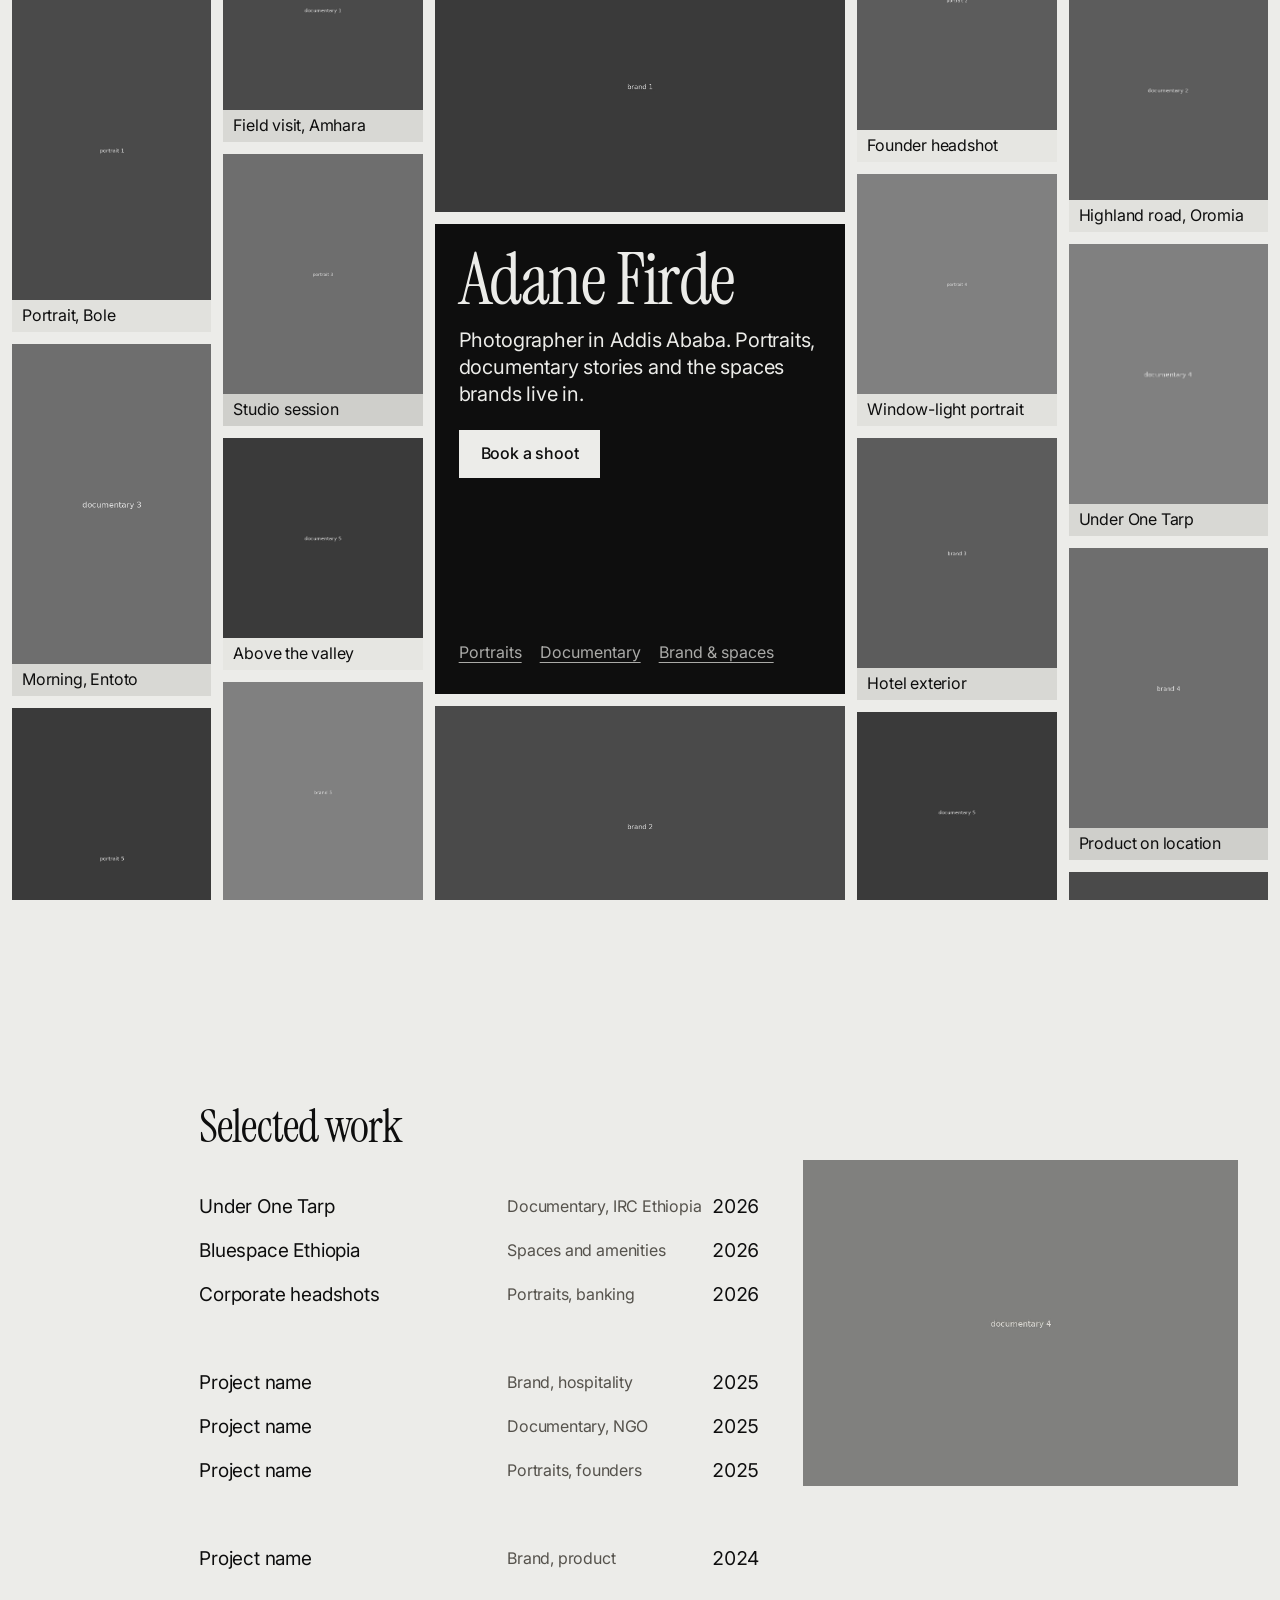
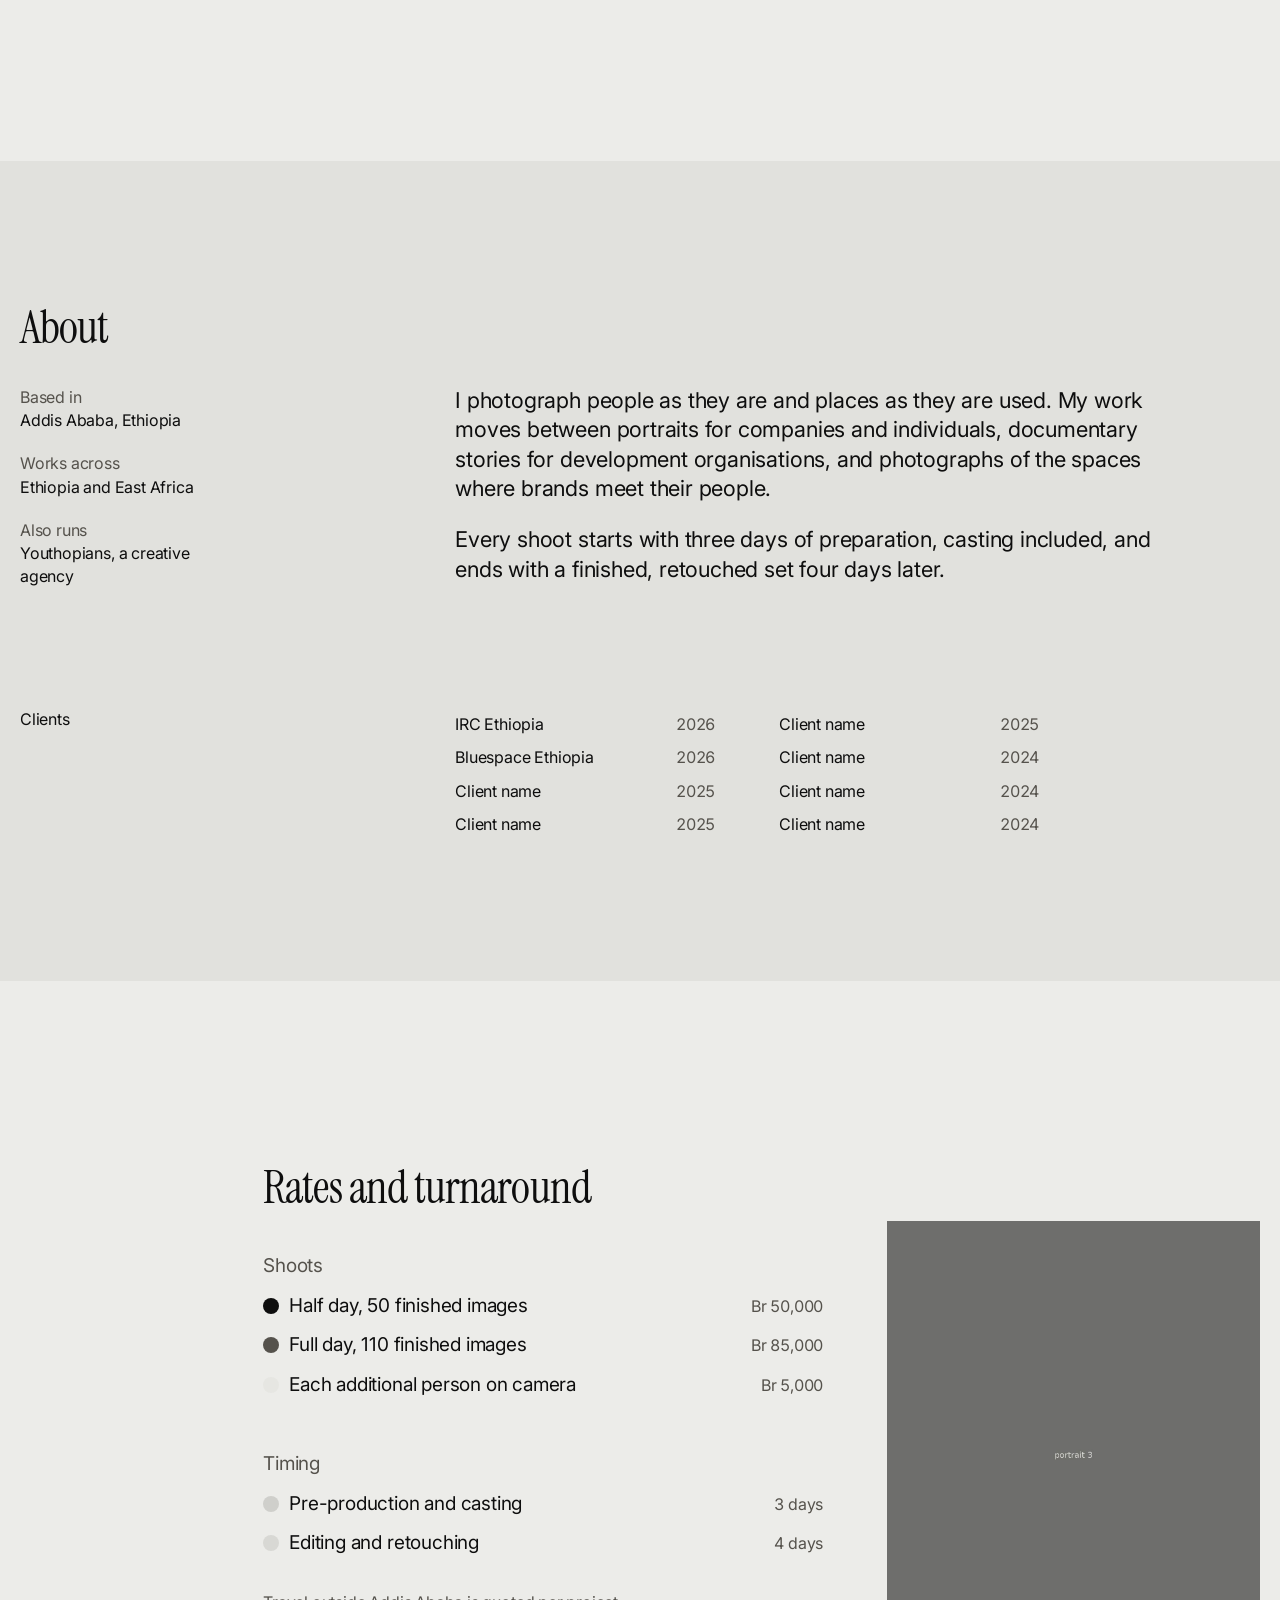
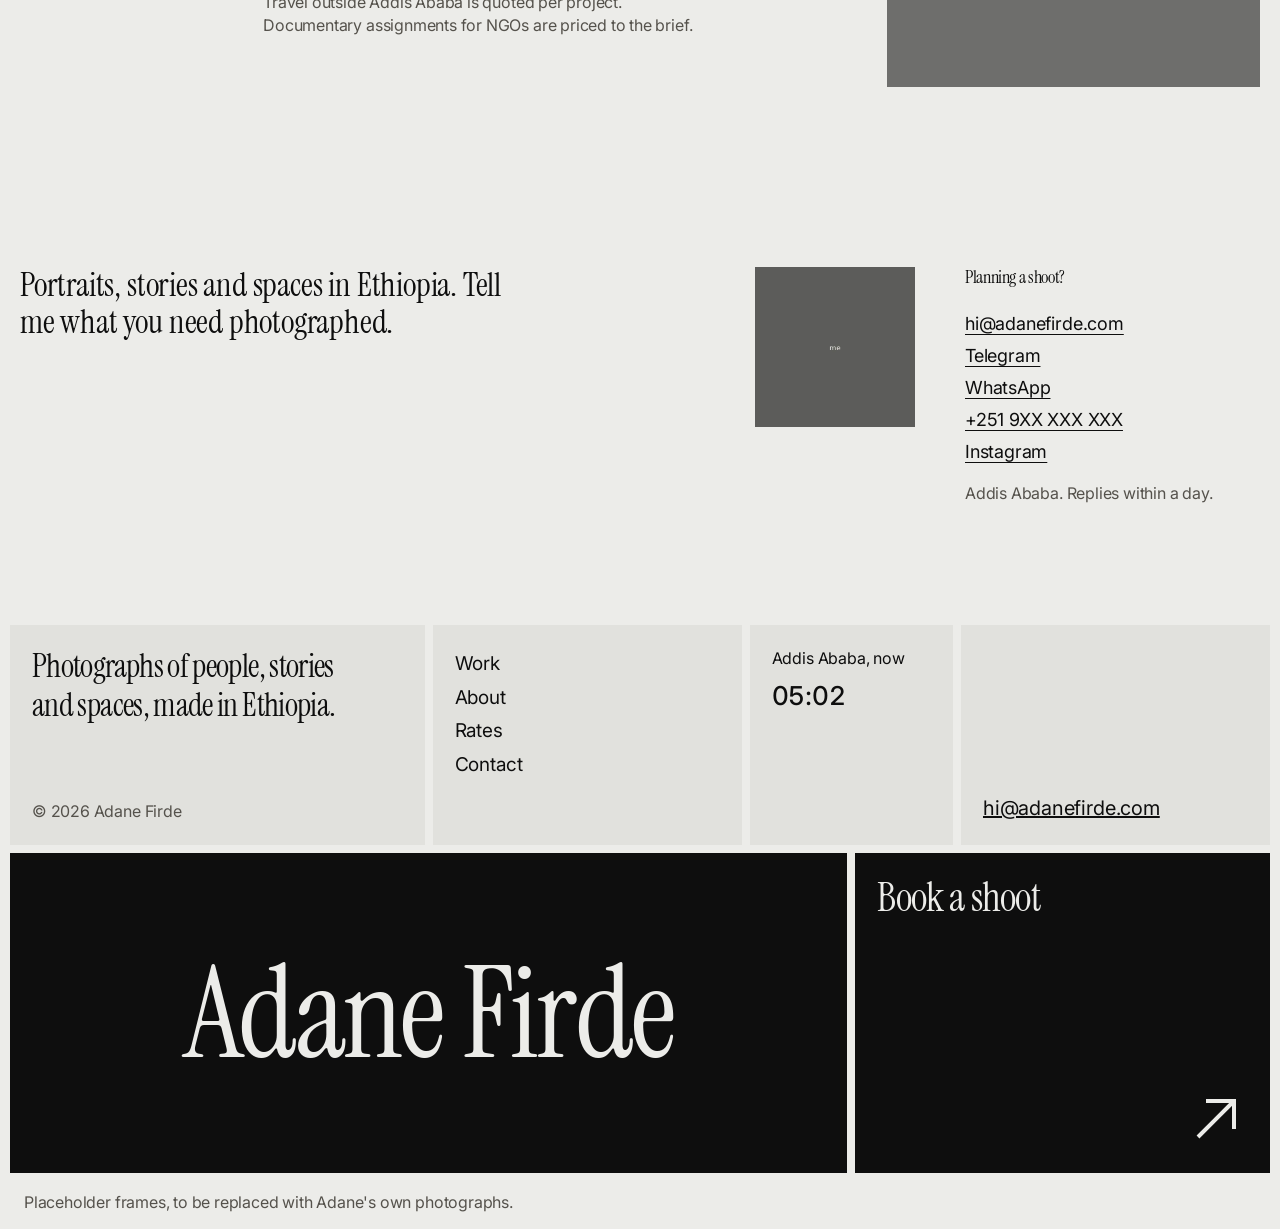
<file: photography/index.html>
<!doctype html>
<html lang="en">
<head>
<meta charset="utf-8">
<meta name="viewport" content="width=device-width, initial-scale=1">
<title>Adane Firde — Photographer in Addis Ababa, Ethiopia</title>
<meta name="description" content="Portrait, documentary and brand photography by Adane Firde in Addis Ababa, Ethiopia, for businesses, NGOs and institutions.">
<link rel="canonical" href="https://adanefirde.com/photography/">
<meta name="robots" content="index,follow,max-image-preview:large">
<meta name="author" content="Adane Firde">
<meta property="og:site_name" content="Adane Firde">
<meta property="og:title" content="Adane Firde — Photographer in Addis Ababa, Ethiopia">
<meta property="og:description" content="Portrait, documentary and brand photography by Adane Firde in Addis Ababa, Ethiopia, for businesses, NGOs and institutions.">
<meta property="og:type" content="website">
<meta property="og:url" content="https://adanefirde.com/photography/">
<meta property="og:image" content="https://adanefirde.com/assets/og.png">
<meta property="og:image:width" content="1200">
<meta property="og:image:height" content="630">
<meta property="og:image:alt" content="adane firde. Get to the point. Communication strategy and creative direction, Addis Ababa">
<meta property="og:locale" content="en_US">
<meta name="twitter:card" content="summary_large_image">
<meta name="twitter:title" content="Adane Firde — Photographer in Addis Ababa, Ethiopia">
<meta name="twitter:description" content="Portrait, documentary and brand photography by Adane Firde in Addis Ababa, Ethiopia, for businesses, NGOs and institutions.">
<meta name="twitter:image" content="https://adanefirde.com/assets/og.png">
<meta name="geo.region" content="ET-AA">
<meta name="geo.placename" content="Addis Ababa">
<link rel="icon" href="../assets/favicon.svg" type="image/svg+xml">
<link rel="icon" href="/favicon.ico" sizes="48x48">
<link rel="apple-touch-icon" href="/assets/apple-touch-icon.png">
<link rel="manifest" href="/site.webmanifest">
<script type="application/ld+json">{"@context":"https://schema.org","@graph":[{"@type":"ProfessionalService","@id":"https://adanefirde.com/photography/#studio","name":"Adane Firde Photography","url":"https://adanefirde.com/photography/","image":"https://adanefirde.com/assets/og.png","founder":{"@id":"https://adanefirde.com/#adane"},"address":{"@type":"PostalAddress","addressLocality":"Addis Ababa","addressCountry":"ET"},"areaServed":"Ethiopia","knowsAbout":["Portrait photography","Documentary photography","Brand photography"]},{"@type":"BreadcrumbList","itemListElement":[{"@type":"ListItem","position":1,"name":"Home","item":"https://adanefirde.com/"},{"@type":"ListItem","position":2,"name":"Photography","item":"https://adanefirde.com/photography/"}]}]}</script>
<link rel="preconnect" href="https://fonts.googleapis.com">
<link rel="preconnect" href="https://fonts.gstatic.com" crossorigin>
<link href="https://fonts.googleapis.com/css2?family=Instrument+Serif:ital@0;1&family=Inter:wght@400;500&display=swap" rel="stylesheet">
<style>
:root{
  --bg:#ECECE9; --surface:#E1E1DD; --ink:#0E0E0E; --muted:#55524C;
  --accent:#0E0E0E; --accent-ink:#ECECE9; --field:#0E0E0E; --field-ink:#ECECE9;
  --s1:#E1E1DD; --s2:#D8D8D4; --s3:#CFCFCB; --s4:#E6E6E2;
  --small:1rem;
  --body:clamp(1.0625rem,1rem + .25vw,1.1875rem);
  --lead:clamp(1.25rem,1.1rem + .7vw,1.625rem);
  --head:clamp(1.5rem,1.2rem + 1vw,1.75rem);
  --m:20px; --ease:cubic-bezier(.2,.7,.1,1);
}
*{box-sizing:border-box;margin:0;padding:0}
html{scroll-behavior:smooth}
body{background:var(--bg);color:var(--ink);font-family:Inter,ui-sans-serif,system-ui,sans-serif;font-size:var(--body);line-height:1.45;letter-spacing:-.01em;-webkit-font-smoothing:antialiased}
img{display:block;width:100%;height:100%;object-fit:cover}
a{color:inherit}
:focus-visible{outline:3px solid var(--accent);outline-offset:3px}
::selection{background:var(--accent);color:#fff}
.btn{display:inline-flex;align-items:center;min-height:48px;padding:0 22px;background:var(--accent);color:var(--accent-ink);text-decoration:none;font-weight:500;font-size:var(--small);transition:transform .2s var(--ease),background .2s}
.btn:hover{background:#3a3835}.btn:active{transform:scale(.97)}

/* HERO: the contact sheet */
.sheet{position:relative;height:100svh;min-height:720px;overflow:hidden;padding:0 12px}
.cols{display:grid;grid-template-columns:repeat(6,1fr);gap:12px;height:100%}
.col{display:flex;flex-direction:column;gap:12px}
.col.wide{grid-column:span 2}
.col:nth-child(1){margin-top:0}.col:nth-child(2){margin-top:-90px}.col:nth-child(3){margin-top:-40px}
.col:nth-child(4){margin-top:-130px}.col:nth-child(5){margin-top:-20px}
.frame{flex:none;display:flex;flex-direction:column;cursor:pointer;transition:opacity .3s var(--ease)}
.frame .pic{overflow:hidden;background:var(--surface)}
.frame .pic img{transition:transform .6s var(--ease),filter .6s;filter:grayscale(1)}
.frame:hover .pic img{filter:grayscale(0)}
.frame:hover .pic img{transform:scale(1.04)}
.frame .strip{height:32px;display:flex;align-items:center;padding:0 10px;font-size:16px;white-space:nowrap;overflow:hidden;text-overflow:ellipsis;color:var(--ink)}
.frame.nostrip .strip{display:none}
.dim .frame{opacity:.22}.dim .frame.on{opacity:1}
.panel{flex:none;min-height:470px;background:var(--ink);color:var(--bg);padding:24px;display:flex;flex-direction:column}
.panel h1{font-family:"Instrument Serif",serif;font-size:clamp(3.5rem,5.6vw,5.75rem);font-weight:400;letter-spacing:-.02em;line-height:.9}
.panel p{font-size:20px;line-height:1.35;margin-top:14px;max-width:30ch}
.panel .btn{margin-top:22px;align-self:flex-start;background:var(--bg);color:var(--ink)}
.panel .btn:hover{background:#fff}
.filters{margin-top:auto;display:flex;gap:18px;flex-wrap:wrap}
.filters button{background:none;border:0;color:inherit;font:inherit;font-size:var(--small);cursor:pointer;padding:6px 0;opacity:.7;text-decoration:underline;text-underline-offset:4px;text-decoration-thickness:1px;transition:opacity .2s}
.filters button:hover,.filters button[aria-pressed=true]{opacity:1;text-decoration-thickness:2px}

/* sections */
section{padding:180px var(--m) 0}
h2{font-family:"Instrument Serif",serif;font-size:clamp(2.25rem,1.6rem + 1.6vw,3rem);font-weight:400;letter-spacing:-.02em;line-height:1.15;margin-bottom:32px}
.soft{color:var(--muted)}
.tab{font-variant-numeric:tabular-nums}

/* work ledger */
.work{position:relative}
.ledger{margin-left:14vw;width:560px;max-width:100%}
.ledger ul{list-style:none}
.ledger li{display:grid;grid-template-columns:55% 1fr auto;align-items:center;min-height:44px;cursor:default;transition:color .2s}
.ledger li .kind{font-size:16px;color:var(--muted)}
.ledger .year-gap{height:28px}
.ledger:hover li,.ledger:focus-within li{color:var(--muted)}
.ledger li:hover,.ledger li:focus{color:var(--ink)}
.ledger li:focus{outline:none}.ledger li:focus-visible{outline:3px solid var(--accent)}
.preview{position:absolute;width:min(34vw,520px);aspect-ratio:4/3;left:calc(14vw + 560px + 64px);top:0;opacity:1;transition:opacity .15s,top .25s var(--ease);pointer-events:none}
.preview img{transition:opacity .15s}
.ledger .mpic{display:none}

/* about */
.about{background:var(--surface);margin-top:180px;padding-top:140px;padding-bottom:140px}
.about .row{display:grid;grid-template-columns:34vw 1fr}
.facts{display:flex;flex-direction:column;gap:20px;font-size:16px;width:220px}
.facts dt{color:var(--muted)}
.about p.big{font-size:clamp(1.25rem,1.7vw,1.625rem);line-height:1.35;max-width:56vw}
.about p.big + p.big{margin-top:1em}
.about .row2{margin-top:120px}
.about .label{font-size:var(--small)}
.lists{display:grid;grid-template-columns:260px 260px;gap:64px}
.lists ul{list-style:none;font-size:16px}
.lists li{display:flex;justify-content:space-between;gap:16px;padding:5px 0}

/* rates list */
.rates-wrap{display:grid;grid-template-columns:14vw 560px 1fr;column-gap:64px;align-items:start}
.rates{grid-column:2;width:560px;max-width:100%}
.rates-pic{grid-column:3;aspect-ratio:4/5;max-width:440px;margin-top:60px}
.rates ul{list-style:none}
.rates li{display:flex;justify-content:space-between;align-items:baseline;gap:20px;min-height:38px;padding:6px 0}
.rates .dot{display:inline-block;width:16px;height:16px;border-radius:50%;margin-right:10px;vertical-align:-2px}
.rates .val{font-size:16px;color:var(--muted);white-space:nowrap}
.rates .grp{color:var(--muted);margin-top:40px;font-size:var(--body)}
.rates .grp:first-of-type{margin-top:0}
.rates .note{font-size:var(--small);color:var(--muted);margin-top:28px;max-width:46ch}

/* contact */
.contact{display:grid;grid-template-columns:repeat(12,1fr);gap:20px;padding-top:180px;padding-bottom:120px;align-items:start}
.contact p.say{grid-column:1/6;font-family:"Instrument Serif",serif;font-size:clamp(1.75rem,2.6vw,2.25rem);line-height:1.1}
.contact .portrait{grid-column:8/10;width:160px;aspect-ratio:1}
.contact .reach{grid-column:10/13}
.contact h2{font-size:18px;margin-bottom:20px}
.contact .reach a{display:block;font-size:18px;text-underline-offset:4px;padding:3px 0}
.contact .reach a:hover{color:var(--accent)}
.contact .reach .city{font-size:var(--small);color:var(--muted);margin-top:14px}

/* footer tiles */
footer{padding:0 10px 10px;display:grid;grid-template-columns:repeat(12,1fr);gap:8px}
.tile{background:var(--surface);padding:22px;min-height:220px;display:flex;flex-direction:column}
.t-state{grid-column:1/5}.t-nav{grid-column:5/8}.t-time{grid-column:8/10}.t-mail{grid-column:10/13}
.t-state p{font-family:"Instrument Serif",serif;font-size:32px;line-height:1.2;letter-spacing:-.02em;max-width:22ch}
.t-state small{margin-top:auto;font-size:var(--small);color:var(--muted)}
.t-nav ul{list-style:none}.t-nav a{text-decoration:none;display:inline-block;padding:3px 0}.t-nav a:hover{text-decoration:underline}
.t-time{font-size:var(--small)}.t-time strong{display:block;font-size:var(--lead);font-weight:500;margin-top:6px}
.t-mail a{margin-top:auto;font-size:20px}
.t-word{grid-column:1/9;background:var(--ink);color:var(--bg);min-height:320px;justify-content:center;align-items:center}
.t-word span{font-family:"Instrument Serif",serif;font-size:10vw;letter-spacing:-.02em;line-height:.9;font-weight:400;white-space:nowrap}
.t-go{grid-column:9/13;background:var(--field);color:var(--field-ink);min-height:320px;text-decoration:none;transition:background .2s}
.t-go:hover{background:#2a2826}
.t-go span{font-family:"Instrument Serif",serif;font-size:40px;line-height:1.1;letter-spacing:-.02em;max-width:10ch}
.t-go svg{margin-top:auto;align-self:flex-end;width:64px;height:64px;transition:transform .3s var(--ease)}
.t-go:hover svg{transform:translate(6px,-6px)}
.credit{grid-column:1/-1;font-size:var(--small);color:var(--muted);padding:10px 14px 4px}

/* motion */
.rise{opacity:0;transform:translateY(24px);transition:opacity .7s var(--ease),transform .7s var(--ease)}
.rise.in{opacity:1;transform:none}
.no-js .rise{opacity:1;transform:none}
.shutter .pic{clip-path:inset(0 0 100% 0);animation:shut 1.1s var(--ease) .2s forwards}
.shutter .pic img{animation:settle 1.4s var(--ease) .2s both}
@keyframes shut{to{clip-path:inset(0 0 0 0)}}
@keyframes settle{from{transform:scale(1.12)}to{transform:scale(1)}}
.drift img{animation:drift 18s ease-in-out infinite alternate}
@keyframes drift{from{transform:scale(1)}to{transform:scale(1.08)}}
@media (prefers-reduced-motion:reduce){
  *,*::before,*::after{animation:none!important;transition:none!important}
  .rise{opacity:1;transform:none}.shutter .pic{clip-path:none}
}

/* tablet & phone */
@media (max-width:1100px){
  .cols{grid-template-columns:repeat(4,1fr)}
  .col.c6,.col.c5{display:none}
  .contact p.say{grid-column:1/7}.contact .portrait{grid-column:7/9;width:120px}.contact .reach{grid-column:9/13;min-width:0}.contact .reach a{overflow-wrap:anywhere}
  .t-state p{font-size:24px}
  .ledger{margin-left:0}.rates-wrap{grid-template-columns:1fr 1fr;column-gap:32px}.rates{grid-column:1;width:auto}.rates-pic{grid-column:2}
  .t-mail a{font-size:16px;word-break:break-all}
  .preview{left:auto;right:var(--m)}
  .about .row{grid-template-columns:200px 1fr}.about p.big{max-width:none}
  .lists{grid-template-columns:1fr 1fr;gap:32px}
}
@media (max-width:760px){
  :root{--m:20px}
  .sheet{height:auto;min-height:0;padding:20px 20px 0}
  .cols{display:block}
  .panel{height:auto;min-height:40vh;margin-bottom:8px}
  .panel h1{font-size:13vw}.panel p{font-size:17px}.panel .btn{align-self:stretch;justify-content:center}
  .mobile-sheet{display:grid!important;grid-template-columns:1fr 1fr;gap:8px;align-items:start;max-height:150vw;overflow:hidden}
  .mobile-sheet .mcol{display:flex;flex-direction:column;gap:8px}.mobile-sheet .mcol:nth-child(2){margin-top:-60px}
  .col:not(.wide){display:none!important}.col.wide{display:block!important;margin:0}.col.wide .frame{display:none}
  section{padding-top:120px}
  .ledger{width:auto}.ledger li{grid-template-columns:1fr auto;min-height:52px;padding:6px 0}
  .ledger li>span:nth-last-child(3){grid-column:1;grid-row:2}.ledger li .kind{grid-column:1;grid-row:3}.ledger li .tab{grid-row:2;grid-column:2}
  .ledger .mpic{display:block;grid-column:1/-1;grid-row:1;aspect-ratio:16/10;margin:16px 0 8px}
  .preview{display:none}
  .about .row{grid-template-columns:1fr}.about .row1{display:flex;flex-direction:column-reverse;gap:32px}
  .facts{display:grid;grid-template-columns:1fr 1fr;width:auto;font-size:14px}
  .about p.big{font-size:19px}
  .lists{grid-template-columns:1fr;gap:40px}.about .label{margin-bottom:10px;color:var(--ink)}
  .rates-wrap{display:block}.rates-pic{margin-top:40px;max-width:none;aspect-ratio:4/3}.rates li{min-height:44px}
  .contact{display:grid;grid-template-columns:96px 1fr;gap:16px;padding-top:120px}
  .contact p.say{grid-column:1/-1;font-size:24px}
  .contact .portrait{grid-column:1;width:96px}.contact .reach{grid-column:2}
  footer{grid-template-columns:1fr 1fr;gap:6px;padding:0 6px 6px}
  .tile{min-height:160px;padding:20px}
  .t-word{grid-column:1/-1;order:-3}.t-word span{font-size:16vw}
  .t-go{grid-column:1/-1;order:-2;min-height:200px}
  .t-nav,.t-mail,.t-time,.t-state{grid-column:auto}.t-nav{order:1}.t-mail{order:2}.t-time{order:3}.t-state{order:4}.credit{order:5}
  .t-state p{font-size:18px}.t-mail a{font-size:16px;word-break:break-all}
}
.mobile-sheet{display:none}
</style>
</head>
<body class="no-js">

<main>
<!-- HERO: the contact sheet. Photos come from the PHOTOS list in the script at the bottom. -->
<header class="sheet" id="top">
  <div class="cols" id="cols">
    <div class="col c1"></div>
    <div class="col c2"></div>
    <div class="col wide c34">
      <div class="panel">
        <h1>Adane Firde</h1>
        <p>Photographer in Addis Ababa. Portraits, documentary stories and the spaces brands live in.</p>
        <a class="btn" href="#contact">Book a shoot</a>
        <div class="filters" role="group" aria-label="Show work by kind">
          <button type="button" data-cat="portrait" aria-pressed="false">Portraits</button>
          <button type="button" data-cat="documentary" aria-pressed="false">Documentary</button>
          <button type="button" data-cat="brand" aria-pressed="false">Brand &amp; spaces</button>
        </div>
      </div>
    </div>
    <div class="col c5"></div>
    <div class="col c6"></div>
  </div>
  <div class="mobile-sheet" aria-hidden="true"><div class="mcol"></div><div class="mcol"></div></div>
</header>

<section class="work" id="work" aria-labelledby="work-h" style="padding-top:200px">
  <div class="ledger rise">
    <h2 id="work-h">Selected work</h2>
    <ul id="ledger"></ul>
  </div>
  <div class="preview" id="preview" aria-hidden="true"><img alt="" id="preview-img"></div>
</section>

<section class="about" id="about" aria-labelledby="about-h">
  <h2 id="about-h" class="rise">About</h2>
  <div class="row row1 rise">
    <dl class="facts">
      <div><dt>Based in</dt><dd>Addis Ababa, Ethiopia</dd></div>
      <div><dt>Works across</dt><dd>Ethiopia and East Africa</dd></div>
      <div><dt>Also runs</dt><dd>Youthopians, a creative agency</dd></div>
    </dl>
    <div>
      <p class="big">I photograph people as they are and places as they are used. My work moves between portraits for companies and individuals, documentary stories for development organisations, and photographs of the spaces where brands meet their people.</p>
      <p class="big">Every shoot starts with three days of preparation, casting included, and ends with a finished, retouched set four days later.</p>
    </div>
  </div>
  <div class="row row2 rise">
    <p class="label">Clients</p>
    <div class="lists">
      <ul>
        <li><span>IRC Ethiopia</span><span class="soft tab">2026</span></li>
        <li><span>Bluespace Ethiopia</span><span class="soft tab">2026</span></li>
        <li><span>Client name</span><span class="soft tab">2025</span></li>
        <li><span>Client name</span><span class="soft tab">2025</span></li>
      </ul>
      <ul>
        <li><span>Client name</span><span class="soft tab">2025</span></li>
        <li><span>Client name</span><span class="soft tab">2024</span></li>
        <li><span>Client name</span><span class="soft tab">2024</span></li>
        <li><span>Client name</span><span class="soft tab">2024</span></li>
      </ul>
    </div>
  </div>
</section>

<section class="rates-wrap" id="rates" aria-labelledby="rates-h">
  <div class="rates rise">
    <h2 id="rates-h">Rates and turnaround</h2>
    <ul>
      <li class="grp" aria-hidden="true">Shoots</li>
      <li><span><span class="dot" style="background:#0E0E0E"></span>Half day, 50 finished images</span><span class="val tab">Br 50,000</span></li>
      <li><span><span class="dot" style="background:#55524C"></span>Full day, 110 finished images</span><span class="val tab">Br 85,000</span></li>
      <li><span><span class="dot" style="background:var(--s4)"></span>Each additional person on camera</span><span class="val tab">Br 5,000</span></li>
      <li class="grp" aria-hidden="true">Timing</li>
      <li><span><span class="dot" style="background:var(--s3)"></span>Pre-production and casting</span><span class="val tab">3 days</span></li>
      <li><span><span class="dot" style="background:var(--s2)"></span>Editing and retouching</span><span class="val tab">4 days</span></li>
    </ul>
    <p class="note">Travel outside Addis Ababa is quoted per project. Documentary assignments for NGOs are priced to the brief.</p>
  </div>
  <figure class="rates-pic rise"><img src="../photos/portrait-3.jpg" alt="On set during a portrait session" loading="lazy" width="880" height="1100"></figure>
</section>

<section class="contact" id="contact" aria-labelledby="contact-h">
  <p class="say rise">Portraits, stories and spaces in Ethiopia. Tell me what you need photographed.</p>
  <div class="portrait rise"><img id="portrait" alt="Portrait of Adane Firde" width="160" height="160" loading="lazy"></div>
  <div class="reach rise">
    <h2 id="contact-h">Planning a shoot?</h2>
    <a href="mailto:hi@adanefirde.com?subject=Shoot%20enquiry">hi@adanefirde.com</a>
    <a href="https://t.me/USERNAME">Telegram</a>
    <a href="https://wa.me/2519XXXXXXXX">WhatsApp</a>
    <a href="tel:+2519XXXXXXXX">+251 9XX XXX XXX</a>
    <a href="https://instagram.com/adane.jpg">Instagram</a>
    <p class="city">Addis Ababa. Replies within a day.</p>
  </div>
</section>
</main>

<footer>
  <div class="tile t-state"><p>Photographs of people, stories and spaces, made in Ethiopia.</p><small>© 2026 Adane Firde</small></div>
  <nav class="tile t-nav" aria-label="Footer"><ul>
    <li><a href="#work">Work</a></li><li><a href="#about">About</a></li><li><a href="#rates">Rates</a></li><li><a href="#contact">Contact</a></li>
  </ul></nav>
  <div class="tile t-time">Addis Ababa, now<strong id="clock" class="tab">—</strong></div>
  <div class="tile t-mail"><a href="mailto:hi@adanefirde.com">hi@adanefirde.com</a></div>
  <div class="tile t-word" aria-hidden="true"><span>Adane Firde</span></div>
  <a class="tile t-go" href="#contact"><span>Book a shoot</span>
    <svg viewBox="0 0 64 64" fill="none" stroke="currentColor" stroke-width="4" aria-hidden="true"><path d="M14 50 50 14M22 14h28v28"/></svg></a>
  <p class="credit">Placeholder frames, to be replaced with Adane's own photographs.</p>
</footer>

<script>
document.body.classList.remove('no-js');

/* ===== EDIT HERE: your photos =====
   Put your images in a folder called "photos" next to this file and change each src to "../photos/your-file.jpg".
   cat = portrait | documentary | brand     h = frame height in the sheet (px)  */
const PHOTOS = [
  {src:'../photos/portrait-1.jpg',    cat:'portrait',    title:'Portrait, Bole',             h:300},
  {src:'../photos/documentary-1.jpg', cat:'documentary', title:'Field visit, Amhara',        h:200},
  {src:'../photos/brand-1.jpg',       cat:'brand',       title:'Coworking floor, Kazanchis', h:240},
  {src:'../photos/portrait-2.jpg',    cat:'portrait',    title:'Founder headshot',           h:260},
  {src:'../photos/documentary-2.jpg', cat:'documentary', title:'Highland road, Oromia',      h:220},
  {src:'../photos/documentary-3.jpg', cat:'documentary', title:'Morning, Entoto',            h:320},
  {src:'../photos/portrait-3.jpg',    cat:'portrait',    title:'Studio session',             h:240},
  {src:'../photos/brand-2.jpg',       cat:'brand',       title:'Rooftop, Piassa',            h:300},
  {src:'../photos/portrait-4.jpg',    cat:'portrait',    title:'Window-light portrait',      h:220},
  {src:'../photos/documentary-4.jpg', cat:'documentary', title:'Under One Tarp',             h:260},
  {src:'../photos/portrait-5.jpg',    cat:'portrait',    title:'Corporate headshot',         h:300},
  {src:'../photos/documentary-5.jpg', cat:'documentary', title:'Above the valley',           h:200},
  {src:'../photos/portrait-6.jpg',    cat:'portrait',    title:'Portrait, Sarbet',           h:260},
  {src:'../photos/brand-3.jpg',       cat:'brand',       title:'Hotel exterior',             h:230},
  {src:'../photos/brand-4.jpg',       cat:'brand',       title:'Product on location',        h:280},
  {src:'../photos/documentary-6.jpg', cat:'documentary', title:'Market morning, Merkato',    h:240},
  {src:'../photos/brand-5.jpg',       cat:'brand',       title:'Lounge, Bole',               h:220},
  {src:'../photos/brand-6.jpg',       cat:'brand',       title:'Team at work',               h:260},
];
const WORK = [ // Selected work ledger: replace with real projects
  {name:'Under One Tarp',      kind:'Documentary, IRC Ethiopia', year:'2026', img:'../photos/documentary-4.jpg'},
  {name:'Bluespace Ethiopia',  kind:'Spaces and amenities',      year:'2026', img:'../photos/brand-1.jpg'},
  {name:'Corporate headshots', kind:'Portraits, banking',        year:'2026', img:'../photos/portrait-5.jpg'},
  {name:'Project name',        kind:'Brand, hospitality',        year:'2025', img:'../photos/brand-3.jpg'},
  {name:'Project name',        kind:'Documentary, NGO',          year:'2025', img:'../photos/documentary-1.jpg'},
  {name:'Project name',        kind:'Portraits, founders',       year:'2025', img:'../photos/portrait-1.jpg'},
  {name:'Project name',        kind:'Brand, product',            year:'2024', img:'../photos/brand-4.jpg'},
];
const PORTRAIT = '../photos/me.jpg';
/* ===== end of edit area ===== */

const strips=['var(--s1)','var(--s2)','var(--s3)','var(--s4)'];
const sz=src=>src;
function frame(p,i,w=400,first=false){
  const f=document.createElement('figure');f.className='frame';f.dataset.cat=p.cat;
  f.innerHTML=`<div class="pic" style="height:${p.h}px"><img src="${sz(p.src,w,Math.round(p.h*w/240))}" alt="${p.title}" ${first?'':'loading="lazy"'}></div><figcaption aria-hidden="true" class="strip" style="background:${strips[i%4]}">${p.title}</figcaption>`;
  return f;
}
const sheet=document.getElementById('top');
const cols=[...document.querySelectorAll('#cols .col')];
// distribute photos: wide column gets frames above/below panel
const panel=document.querySelector('.panel');
const order=[0,1,3,4]; let k=0;
PHOTOS.forEach((p,i)=>{
  const c=i%5;
  if(c===2){ const wide=cols[2]; const f=frame(p,i,800); f.querySelector('.pic').style.height=(p.h*.8)+'px';
    if(!wide.dataset.top){f.classList.add('nostrip');wide.insertBefore(f,panel);wide.dataset.top=1;} else wide.appendChild(f);}
  else cols[[0,1,3,4][[0,1,3,4].indexOf(c)]].appendChild(frame(p,i,400,i===0));
});
// position the panel at ~28% height
const topF=cols[2].querySelector('.frame .pic'); if(topF) topF.style.height=Math.max(80,innerHeight*.28-28-12+40)+'px';
[0,1,3,4].forEach((c,j)=>{let n=0;while(cols[c].children.length<6){const p=PHOTOS[(c*3+n+j)%PHOTOS.length];cols[c].appendChild(frame(p,n+c));n++;}});
cols[0].querySelector('.frame')?.classList.add('shutter');
requestAnimationFrame(()=>{const sb=sheet.getBoundingClientRect().bottom;document.querySelectorAll('#cols .frame').forEach(f=>{const r=f.getBoundingClientRect();if(r.top>sb)f.remove();else if(r.bottom>sb-4){const st=f.querySelector('.strip');if(st)st.remove()}})});
// phone sheet
const m=document.querySelectorAll('.mobile-sheet .mcol');
PHOTOS.slice(0,10).forEach((p,i)=>m[i%2].appendChild(frame({...p,h:Math.round(p.h*.7)},i,400)));

// live thing: filter the sheet by kind
document.querySelectorAll('.filters button').forEach(b=>b.addEventListener('click',()=>{
  const on=b.getAttribute('aria-pressed')!=='true';
  document.querySelectorAll('.filters button').forEach(x=>x.setAttribute('aria-pressed','false'));
  sheet.classList.toggle('dim',on);
  document.querySelectorAll('.sheet .frame').forEach(f=>f.classList.toggle('on',on&&f.dataset.cat===b.dataset.cat));
  b.setAttribute('aria-pressed',on);
}));

// ledger
const ul=document.getElementById('ledger'),pv=document.getElementById('preview'),pvi=document.getElementById('preview-img');
let last=null;
WORK.forEach((w,i)=>{
  if(last&&last!==w.year){const g=document.createElement('li');g.className='year-gap';g.setAttribute('aria-hidden','true');ul.appendChild(g);}
  last=w.year;
  const li=document.createElement('li');li.tabIndex=0;
  li.innerHTML=`${i<3?`<div class="mpic"><img src="${sz(w.img,800,500)}" alt="${w.name}" loading="lazy"></div>`:''}<span>${w.name}</span><span class="kind">${w.kind}</span><span class="tab">${w.year}</span>`;
  const show=()=>{pvi.src=sz(w.img,600,450);pvi.alt=w.name;pv.style.top=(li.offsetTop+document.querySelector('.ledger').offsetTop)+'px';pv.classList.add('show');};
  li.addEventListener('mouseenter',show);li.addEventListener('focus',show);
  
  ul.appendChild(li);
});
pvi.src=WORK[0].img;pvi.alt=WORK[0].name;pv.style.top=document.querySelector('.ledger').offsetTop+60+'px';
document.getElementById('portrait').src=sz(PORTRAIT,320,320);
document.querySelector('.portrait').classList.add('drift');

// clock
const clk=document.getElementById('clock');
const tick=()=>clk.textContent=new Intl.DateTimeFormat('en-GB',{hour:'2-digit',minute:'2-digit',timeZone:'Africa/Addis_Ababa'}).format(new Date());
tick();setInterval(tick,30000);

// entrances
const io=new IntersectionObserver(es=>es.forEach(e=>{if(e.isIntersecting){e.target.classList.add('in');io.unobserve(e.target);}}),{threshold:.12});
document.querySelectorAll('.ledger li,.rates li,.lists li,.facts>div,.tile').forEach(el=>el.classList.add('rise'));
document.querySelectorAll('.rise').forEach((el,i)=>{el.style.transitionDelay=(i%4*70)+'ms';io.observe(el);});
</script>
</body>
</html>
</file>
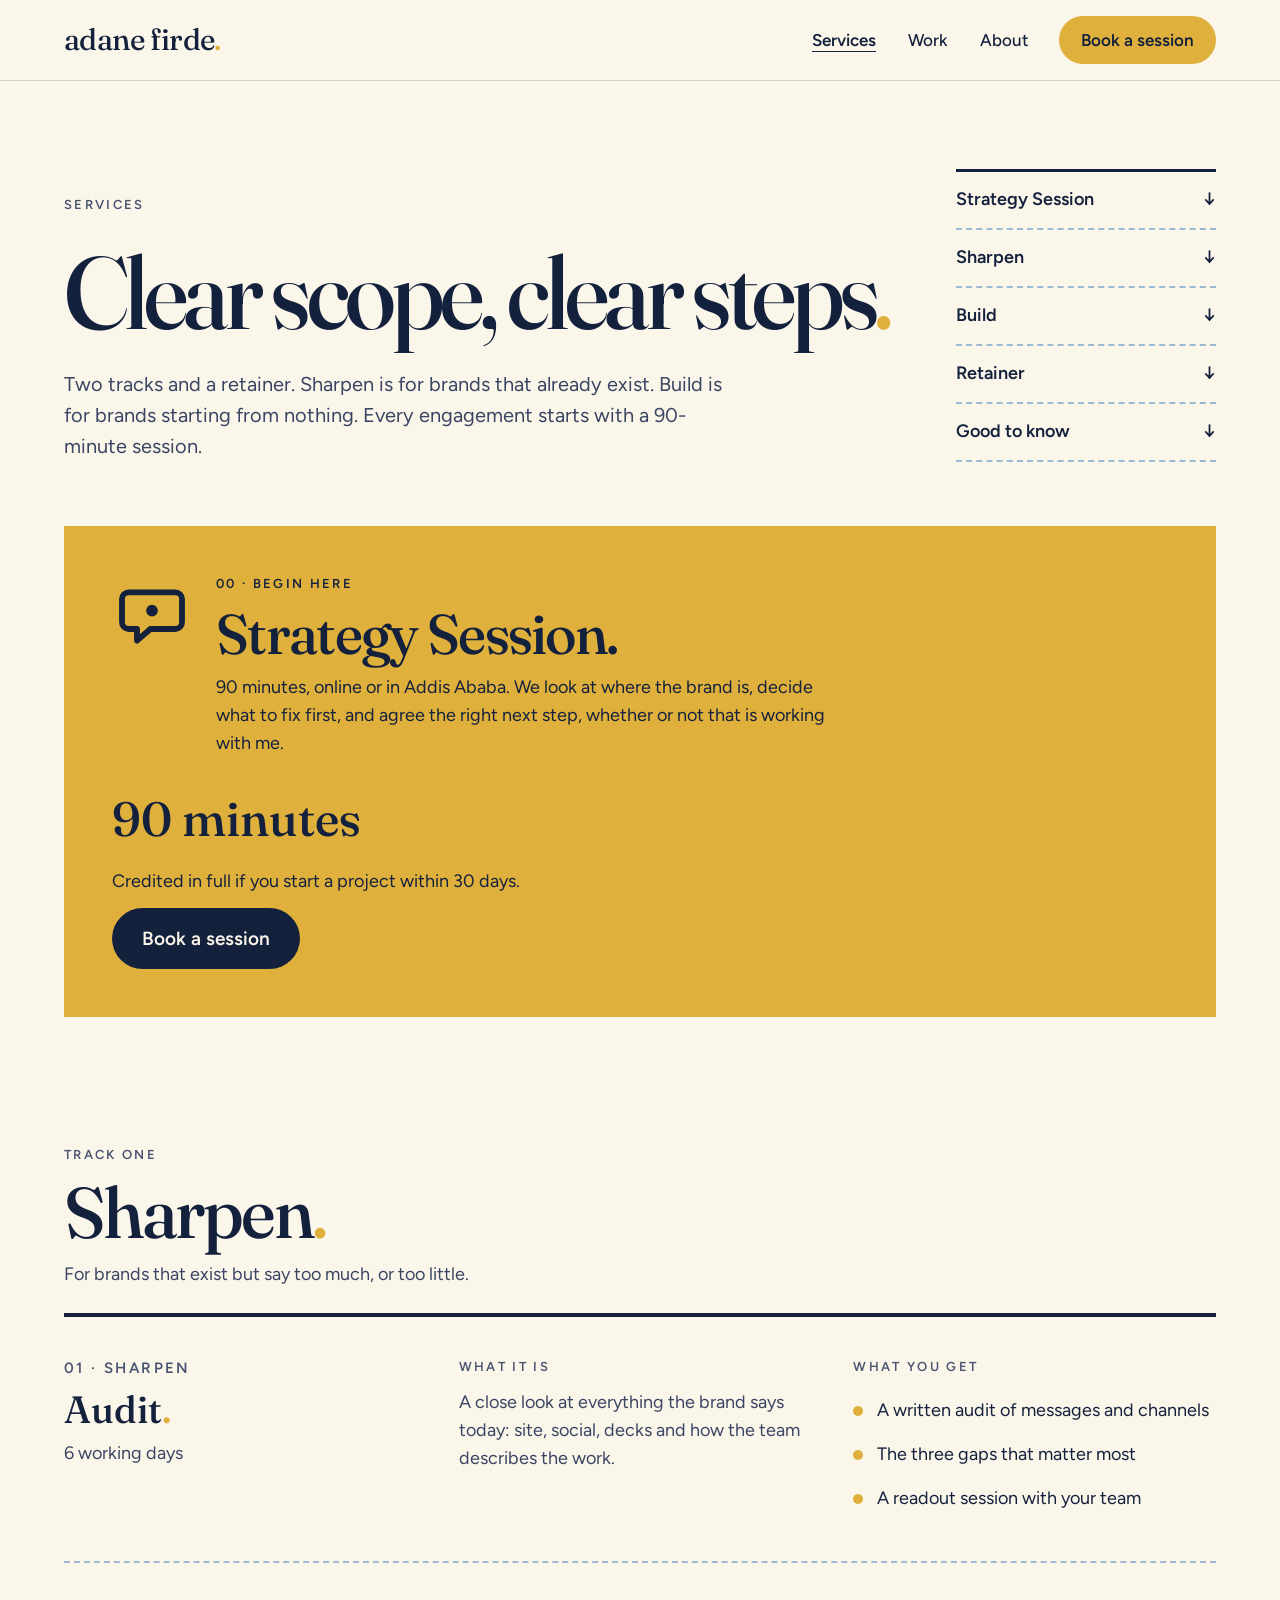
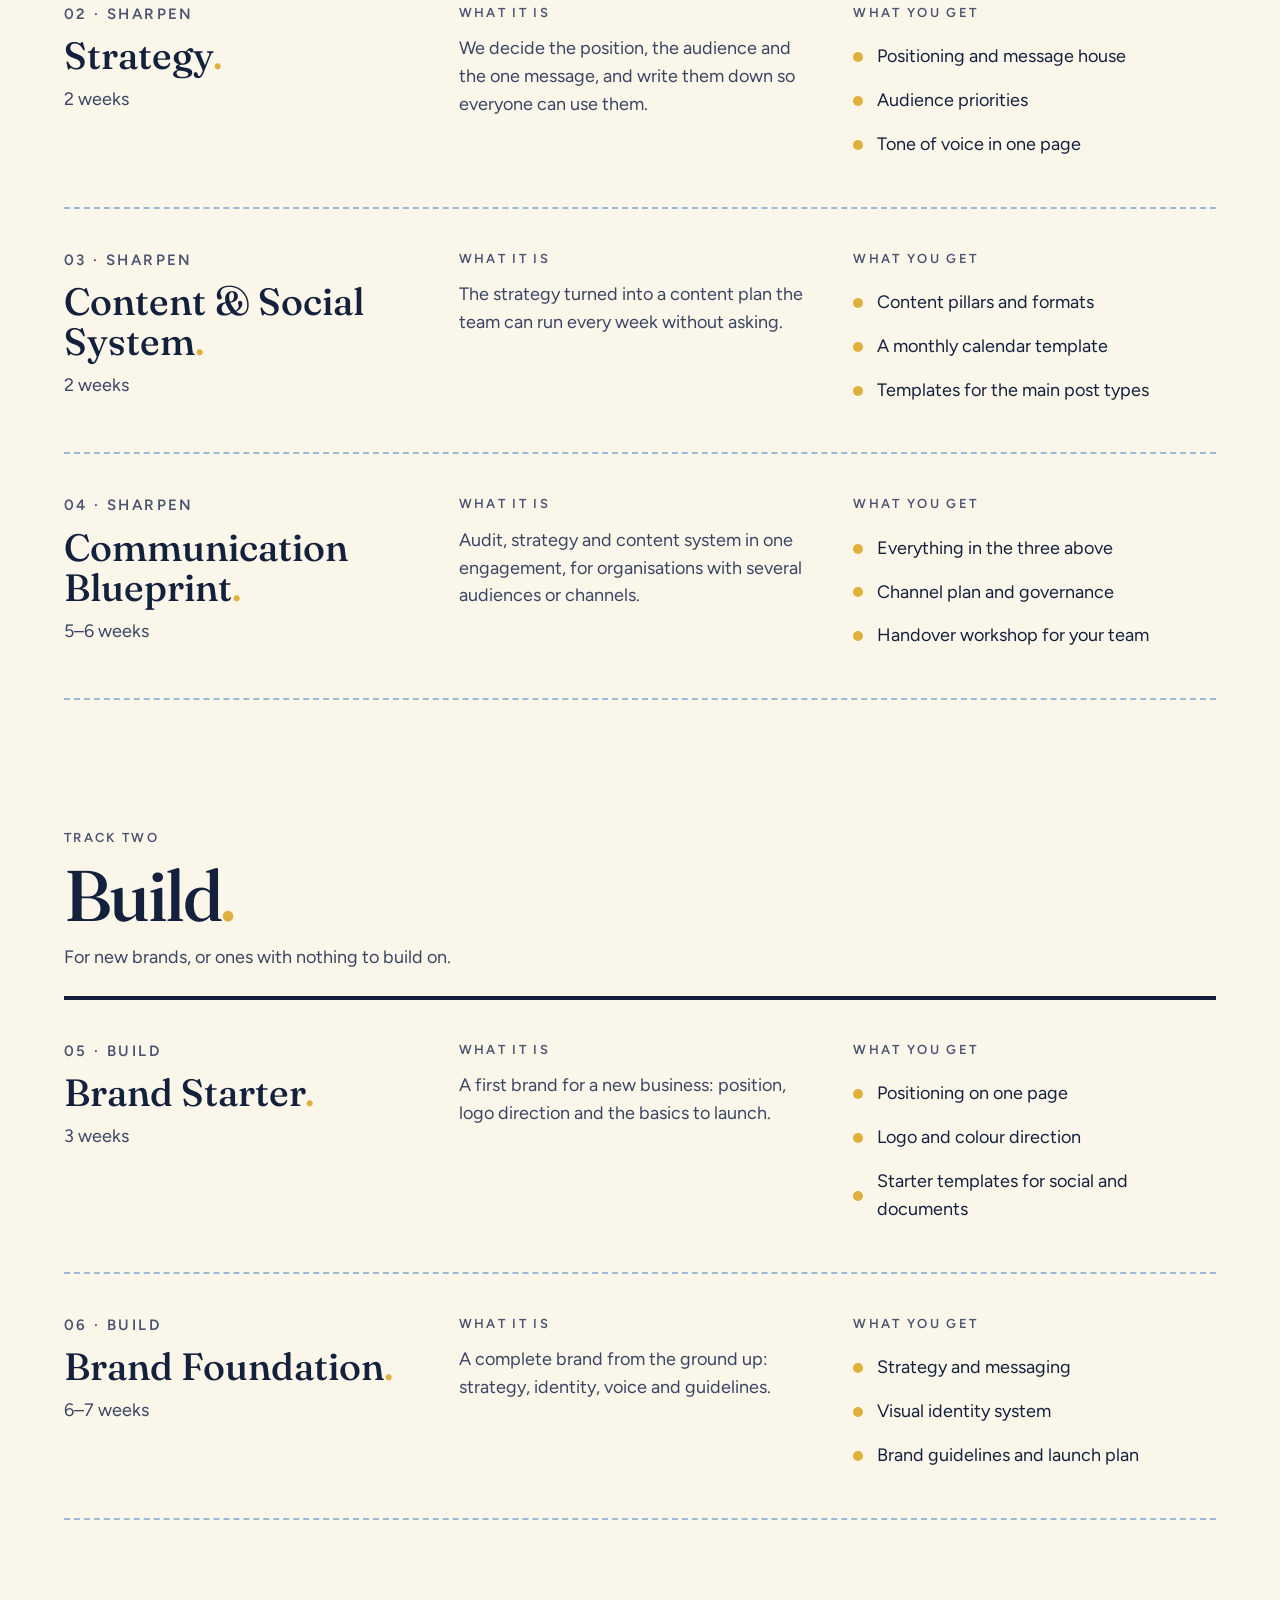
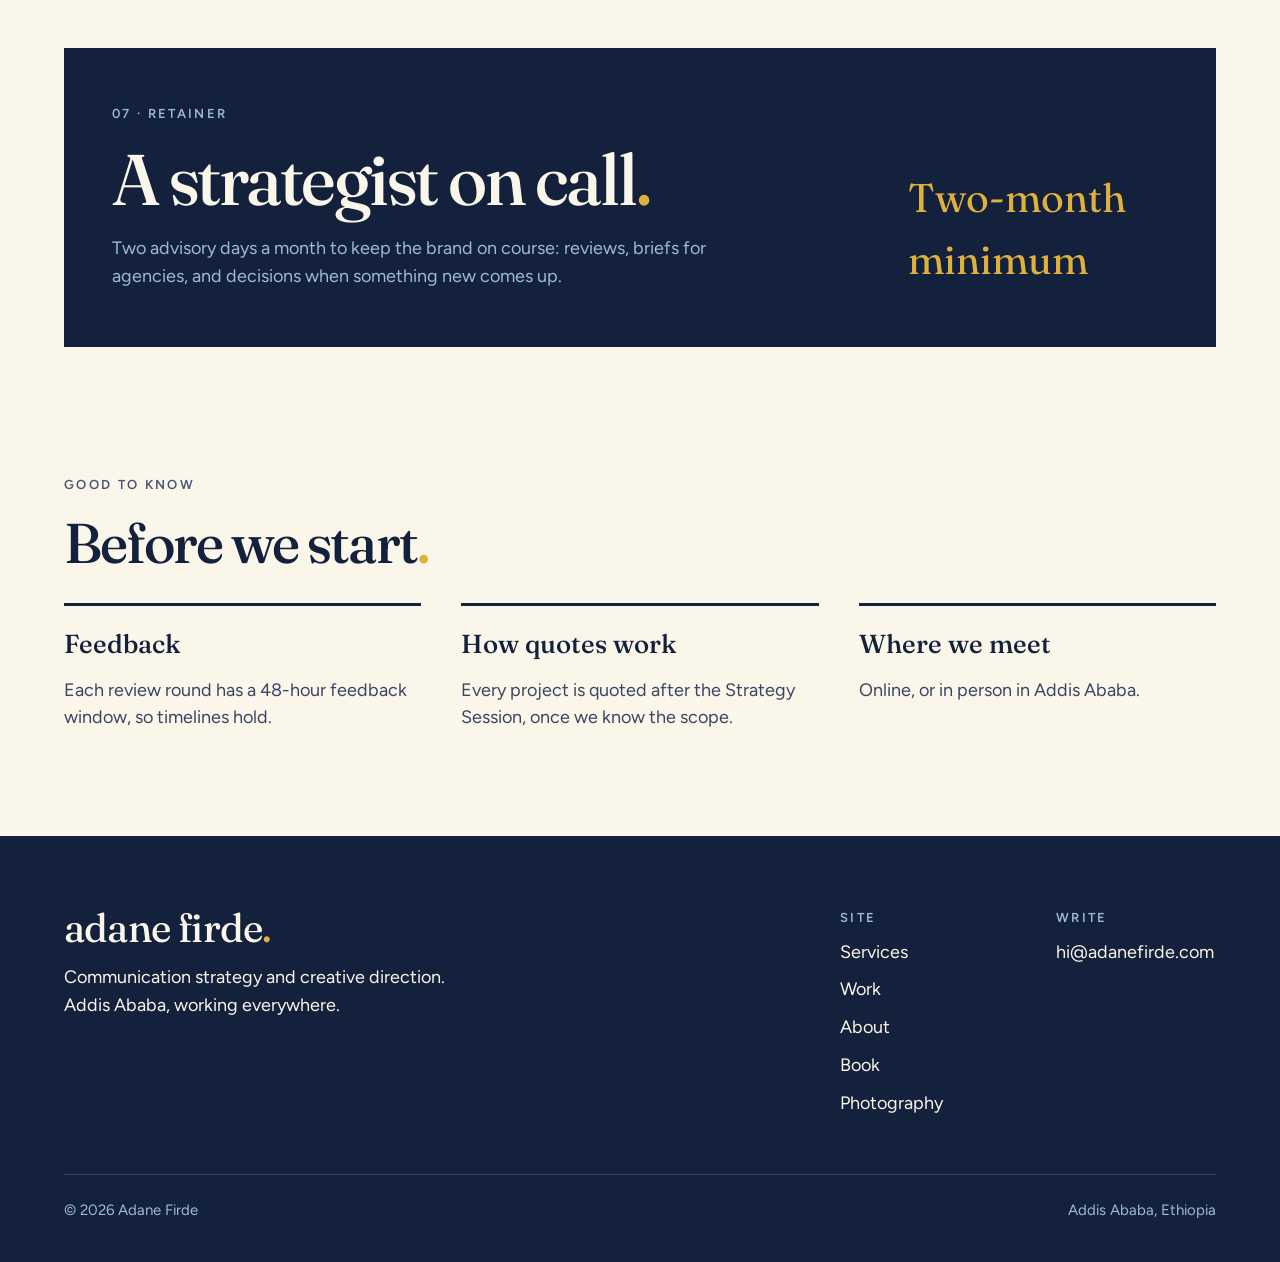
<file: services/index.html>
<!doctype html>
<html lang="en">
<head>
<meta charset="utf-8">
<meta name="viewport" content="width=device-width, initial-scale=1">
<title>Brand &amp; Communication Strategy Services | Adane Firde</title>
<meta name="description" content="Brand audit, brand strategy, content systems, brand identity and a strategy retainer in Addis Ababa. What each service includes and how long it takes.">
<link rel="canonical" href="https://adanefirde.com/services/">
<meta name="robots" content="index,follow,max-image-preview:large">
<meta name="author" content="Adane Firde">
<meta property="og:site_name" content="Adane Firde">
<meta property="og:title" content="Brand &amp; Communication Strategy Services | Adane Firde">
<meta property="og:description" content="Brand audit, brand strategy, content systems, brand identity and a strategy retainer in Addis Ababa. What each service includes and how long it takes.">
<meta property="og:type" content="website">
<meta property="og:url" content="https://adanefirde.com/services/">
<meta property="og:image" content="https://adanefirde.com/assets/og.png">
<meta property="og:image:width" content="1200">
<meta property="og:image:height" content="630">
<meta property="og:image:alt" content="adane firde. Get to the point. Communication strategy and creative direction, Addis Ababa">
<meta property="og:locale" content="en_US">
<meta name="twitter:card" content="summary_large_image">
<meta name="twitter:title" content="Brand &amp; Communication Strategy Services | Adane Firde">
<meta name="twitter:description" content="Brand audit, brand strategy, content systems, brand identity and a strategy retainer in Addis Ababa. What each service includes and how long it takes.">
<meta name="twitter:image" content="https://adanefirde.com/assets/og.png">
<meta name="geo.region" content="ET-AA">
<meta name="geo.placename" content="Addis Ababa">
<meta name="theme-color" content="#14213D">
<link rel="icon" href="../assets/favicon.svg" type="image/svg+xml">
<link rel="icon" href="/favicon.ico" sizes="48x48">
<link rel="apple-touch-icon" href="/assets/apple-touch-icon.png">
<link rel="manifest" href="/site.webmanifest">
<script type="application/ld+json">{"@context":"https://schema.org","@graph":[{"@type":"ProfessionalService","@id":"https://adanefirde.com/#practice","name":"Adane Firde — Communication strategy & creative direction","url":"https://adanefirde.com/","image":"https://adanefirde.com/assets/og.png","logo":"https://adanefirde.com/assets/icon-512.png","email":"hi@adanefirde.com","founder":{"@id":"https://adanefirde.com/#adane"},"address":{"@type":"PostalAddress","addressLocality":"Addis Ababa","addressCountry":"ET"},"areaServed":[{"@type":"City","name":"Addis Ababa"},{"@type":"Country","name":"Ethiopia"},"Worldwide"],"description":"Communication strategy, brand strategy and creative direction for businesses, NGOs and institutions in Addis Ababa, Ethiopia and beyond.","hasOfferCatalog":{"@type":"OfferCatalog","name":"Services","itemListElement":[{"@type":"Offer","itemOffered":{"@type":"Service","name":"Strategy Session","description":"A 90-minute session, online or in Addis Ababa, to decide what to fix first and the right next step.","provider":{"@id":"https://adanefirde.com/#practice"}}},{"@type":"Offer","itemOffered":{"@type":"Service","name":"Brand Audit","description":"A close look at everything the brand says today: site, social, decks and how the team describes the work.","provider":{"@id":"https://adanefirde.com/#practice"}}},{"@type":"Offer","itemOffered":{"@type":"Service","name":"Brand Strategy","description":"Positioning, audience priorities, a message house and tone of voice.","provider":{"@id":"https://adanefirde.com/#practice"}}},{"@type":"Offer","itemOffered":{"@type":"Service","name":"Content & Social System","description":"Content pillars, formats, a monthly calendar template and templates for the main post types.","provider":{"@id":"https://adanefirde.com/#practice"}}},{"@type":"Offer","itemOffered":{"@type":"Service","name":"Communication Blueprint","description":"Audit, strategy and content system in one engagement for organisations with several audiences or channels.","provider":{"@id":"https://adanefirde.com/#practice"}}},{"@type":"Offer","itemOffered":{"@type":"Service","name":"Brand Starter","description":"A first brand for a new business: positioning, logo and colour direction, and starter templates.","provider":{"@id":"https://adanefirde.com/#practice"}}},{"@type":"Offer","itemOffered":{"@type":"Service","name":"Brand Foundation","description":"A complete brand from the ground up: strategy, identity, voice and guidelines.","provider":{"@id":"https://adanefirde.com/#practice"}}},{"@type":"Offer","itemOffered":{"@type":"Service","name":"Strategy Retainer","description":"Two advisory days a month: reviews, briefs for agencies and decisions when something new comes up.","provider":{"@id":"https://adanefirde.com/#practice"}}}]}},{"@type":"BreadcrumbList","itemListElement":[{"@type":"ListItem","position":1,"name":"Home","item":"https://adanefirde.com/"},{"@type":"ListItem","position":2,"name":"Services","item":"https://adanefirde.com/services/"}]}]}</script>
<link rel="preconnect" href="https://fonts.googleapis.com">
<link rel="preconnect" href="https://fonts.gstatic.com" crossorigin>
<link href="https://fonts.googleapis.com/css2?family=Fraunces:opsz,wght@9..144,400..600&family=Figtree:wght@400;500;600&display=swap" rel="stylesheet">
<link rel="stylesheet" href="../assets/site.css?v=20261115e">
</head>
<body>
<a class="skip" href="#main">Skip to content</a>
<header class="hdr"><div class="wrap">
<a class="wm" href="../" aria-label="adane firde, home">adane firde<span class="pt">.</span></a>
<button class="menu-btn" type="button" aria-expanded="false" aria-controls="nav">Menu <svg aria-hidden="true" width="22" height="22" viewBox="0 0 22 22"><path d="M2 7 H20 M2 15 H14" stroke="#14213D" stroke-width="2.4" stroke-linecap="round"/><circle cx="19" cy="15" r="2" fill="#E0B03C"/></svg></button>
<nav id="nav" class="nav" aria-label="Main"><a class="l" href="../services/" aria-current="page">Services</a><a class="l" href="../#work">Work</a><a class="l" href="../about/">About</a><a class="btn pri" href="../book/">Book a session</a></nav>
</div></header>
<main id="main">
<section class="hero" aria-labelledby="sv-h"><div class="wrap"><div class="hero-g">
<div class="hero-l"><p class="lab">Services</p><h1 id="sv-h" class="h1" style="font-size:clamp(54px,8vw,120px)">Clear scope, clear steps<span class="pt">.</span></h1><p class="lead">Two tracks and a retainer. Sharpen is for brands that already exist. Build is for brands starting from nothing. Every engagement starts with a 90-minute session.</p></div>
<nav class="toc" aria-label="On this page"><a href="#session"><span>Strategy Session</span><span aria-hidden="true">↓</span></a><a href="#sharpen"><span>Sharpen</span><span aria-hidden="true">↓</span></a><a href="#build"><span>Build</span><span aria-hidden="true">↓</span></a><a href="#retainer"><span>Retainer</span><span aria-hidden="true">↓</span></a><a href="#terms"><span>Good to know</span><span aria-hidden="true">↓</span></a></nav>
</div></div></section>
<section id="session" aria-labelledby="ss-h"><div class="wrap"><div class="session on-mus" style="padding:48px"><div class="in" style="align-items:flex-start"><svg aria-hidden="true" width="80" height="80" viewBox="0 0 96 96"><path d="M20 22 H76 A8 8 0 0 1 84 30 V58 A8 8 0 0 1 76 66 H46 L30 80 V66 H20 A8 8 0 0 1 12 58 V30 A8 8 0 0 1 20 22 Z" fill="none" stroke="#14213D" stroke-width="7" stroke-linecap="round" stroke-linejoin="round"/><circle cx="48" cy="44" r="7" fill="#14213D"/></svg><div class="stack" style="gap:12px"><p class="lab"><span class="ix">00 · </span>Begin here</p><h2 id="ss-h" class="serif" style="font-size:56px;line-height:1;letter-spacing:-.03em">Strategy Session<span class="pt">.</span></h2><p style="max-width:620px">90 minutes, online or in Addis Ababa. We look at where the brand is, decide what to fix first, and agree the right next step, whether or not that is working with me.</p></div></div>
<div class="stack" style="gap:12px;align-items:flex-start"><p class="serif" style="font-size:48px">90 minutes</p><p>Credited in full if you start a project within 30 days.</p><a class="btn dark lg" href="../book/">Book a session</a></div></div></div></section>
<section id="sharpen" class="sec" style="padding-bottom:24px" aria-labelledby="sharpen-h"><div class="wrap"><div class="group-h"><p class="lab">Track one</p><h2 id="sharpen-h" class="h2">Sharpen<span class="pt">.</span></h2><p class="t" style="max-width:640px">For brands that exist but say too much, or too little.</p></div><article class="tier"><div class="stack" style="gap:10px"><p class="num">01 · SHARPEN</p><h3 class="serif" style="font-size:38px;line-height:1.05">Audit<span class="pt">.</span></h3><p class="t">6 working days</p></div>
<div class="stack" style="gap:12px"><p class="lab">What it is</p><p class="t">A close look at everything the brand says today: site, social, decks and how the team describes the work.</p></div>
<div class="stack" style="gap:12px"><p class="lab">What you get</p><ul class="dots" style="gap:0"><li style="padding:8px 0;border:0">A written audit of messages and channels</li><li style="padding:8px 0;border:0">The three gaps that matter most</li><li style="padding:8px 0;border:0">A readout session with your team</li></ul></div></article><article class="tier"><div class="stack" style="gap:10px"><p class="num">02 · SHARPEN</p><h3 class="serif" style="font-size:38px;line-height:1.05">Strategy<span class="pt">.</span></h3><p class="t">2 weeks</p></div>
<div class="stack" style="gap:12px"><p class="lab">What it is</p><p class="t">We decide the position, the audience and the one message, and write them down so everyone can use them.</p></div>
<div class="stack" style="gap:12px"><p class="lab">What you get</p><ul class="dots" style="gap:0"><li style="padding:8px 0;border:0">Positioning and message house</li><li style="padding:8px 0;border:0">Audience priorities</li><li style="padding:8px 0;border:0">Tone of voice in one page</li></ul></div></article><article class="tier"><div class="stack" style="gap:10px"><p class="num">03 · SHARPEN</p><h3 class="serif" style="font-size:38px;line-height:1.05">Content &amp; Social System<span class="pt">.</span></h3><p class="t">2 weeks</p></div>
<div class="stack" style="gap:12px"><p class="lab">What it is</p><p class="t">The strategy turned into a content plan the team can run every week without asking.</p></div>
<div class="stack" style="gap:12px"><p class="lab">What you get</p><ul class="dots" style="gap:0"><li style="padding:8px 0;border:0">Content pillars and formats</li><li style="padding:8px 0;border:0">A monthly calendar template</li><li style="padding:8px 0;border:0">Templates for the main post types</li></ul></div></article><article class="tier"><div class="stack" style="gap:10px"><p class="num">04 · SHARPEN</p><h3 class="serif" style="font-size:38px;line-height:1.05">Communication Blueprint<span class="pt">.</span></h3><p class="t">5–6 weeks</p></div>
<div class="stack" style="gap:12px"><p class="lab">What it is</p><p class="t">Audit, strategy and content system in one engagement, for organisations with several audiences or channels.</p></div>
<div class="stack" style="gap:12px"><p class="lab">What you get</p><ul class="dots" style="gap:0"><li style="padding:8px 0;border:0">Everything in the three above</li><li style="padding:8px 0;border:0">Channel plan and governance</li><li style="padding:8px 0;border:0">Handover workshop for your team</li></ul></div></article></div></section>
<section id="build" class="sec" style="padding-bottom:24px" aria-labelledby="build-h"><div class="wrap"><div class="group-h"><p class="lab">Track two</p><h2 id="build-h" class="h2">Build<span class="pt">.</span></h2><p class="t" style="max-width:640px">For new brands, or ones with nothing to build on.</p></div><article class="tier"><div class="stack" style="gap:10px"><p class="num">05 · BUILD</p><h3 class="serif" style="font-size:38px;line-height:1.05">Brand Starter<span class="pt">.</span></h3><p class="t">3 weeks</p></div>
<div class="stack" style="gap:12px"><p class="lab">What it is</p><p class="t">A first brand for a new business: position, logo direction and the basics to launch.</p></div>
<div class="stack" style="gap:12px"><p class="lab">What you get</p><ul class="dots" style="gap:0"><li style="padding:8px 0;border:0">Positioning on one page</li><li style="padding:8px 0;border:0">Logo and colour direction</li><li style="padding:8px 0;border:0">Starter templates for social and documents</li></ul></div></article><article class="tier"><div class="stack" style="gap:10px"><p class="num">06 · BUILD</p><h3 class="serif" style="font-size:38px;line-height:1.05">Brand Foundation<span class="pt">.</span></h3><p class="t">6–7 weeks</p></div>
<div class="stack" style="gap:12px"><p class="lab">What it is</p><p class="t">A complete brand from the ground up: strategy, identity, voice and guidelines.</p></div>
<div class="stack" style="gap:12px"><p class="lab">What you get</p><ul class="dots" style="gap:0"><li style="padding:8px 0;border:0">Strategy and messaging</li><li style="padding:8px 0;border:0">Visual identity system</li><li style="padding:8px 0;border:0">Brand guidelines and launch plan</li></ul></div></article></div></section>
<section id="retainer" class="sec" style="padding-bottom:24px" aria-labelledby="rt-h"><div class="wrap"><div class="navy on-navy" style="padding:56px 48px;display:flex;flex-wrap:wrap;gap:48px;justify-content:space-between;align-items:flex-end">
<div class="stack" style="flex:999 1 520px"><p class="lab"><span class="ix">07 · </span>Retainer</p><h2 id="rt-h" class="h2">A strategist on call<span class="pt">.</span></h2><p class="t" style="max-width:600px">Two advisory days a month to keep the brand on course: reviews, briefs for agencies, and decisions when something new comes up.</p></div>
<div class="stack" style="flex:1 1 260px;gap:10px"><p class="price" style="font-size:40px">Two-month minimum</p></div></div></div></section>
<section id="terms" class="sec" aria-labelledby="tm-h"><div class="wrap"><div class="stack" style="margin-bottom:32px"><p class="lab">Good to know</p><h2 id="tm-h" class="h2" style="font-size:clamp(36px,5vw,56px)">Before we start<span class="pt">.</span></h2></div>
<div class="grid3">
<div class="rule"><h3 class="serif" style="font-size:26px">Feedback</h3><p class="t">Each review round has a 48-hour feedback window, so timelines hold.</p></div>
<div class="rule"><h3 class="serif" style="font-size:26px">How quotes work</h3><p class="t">Every project is quoted after the Strategy Session, once we know the scope.</p></div>
<div class="rule"><h3 class="serif" style="font-size:26px">Where we meet</h3><p class="t">Online, or in person in Addis Ababa.</p></div>
</div></div></section>
</main>
<footer class="ftr"><div class="wrap">
<div class="ftr-g">
<div class="stack" style="max-width:420px;gap:16px"><a class="wm" href="../" style="font-size:40px">adane firde<span class="pt">.</span></a><p>Communication strategy and creative direction. Addis Ababa, working everywhere.</p></div>
<div style="display:flex;flex-wrap:wrap;gap:56px">
<div class="ftr-c"><p class="lab" style="color:var(--sky)">Site</p><a href="../services/">Services</a><a href="../#work">Work</a><a href="../about/">About</a><a href="../book/">Book</a><a href="../photography/">Photography</a></div>
<div class="ftr-c"><p class="lab" style="color:var(--sky)">Write</p><a href="mailto:hi@adanefirde.com">hi@adanefirde.com</a></div>
</div></div>
<div class="ftr-b"><p>© 2026 Adane Firde</p><p>Addis Ababa, Ethiopia</p></div>
</div></footer>
<script>
(function(){var b=document.querySelector('.menu-btn'),n=document.getElementById('nav');if(!b)return;b.addEventListener('click',function(){var o=n.classList.toggle('open');b.setAttribute('aria-expanded',o?'true':'false')})})();
</script>

</body>
</html>
</file>
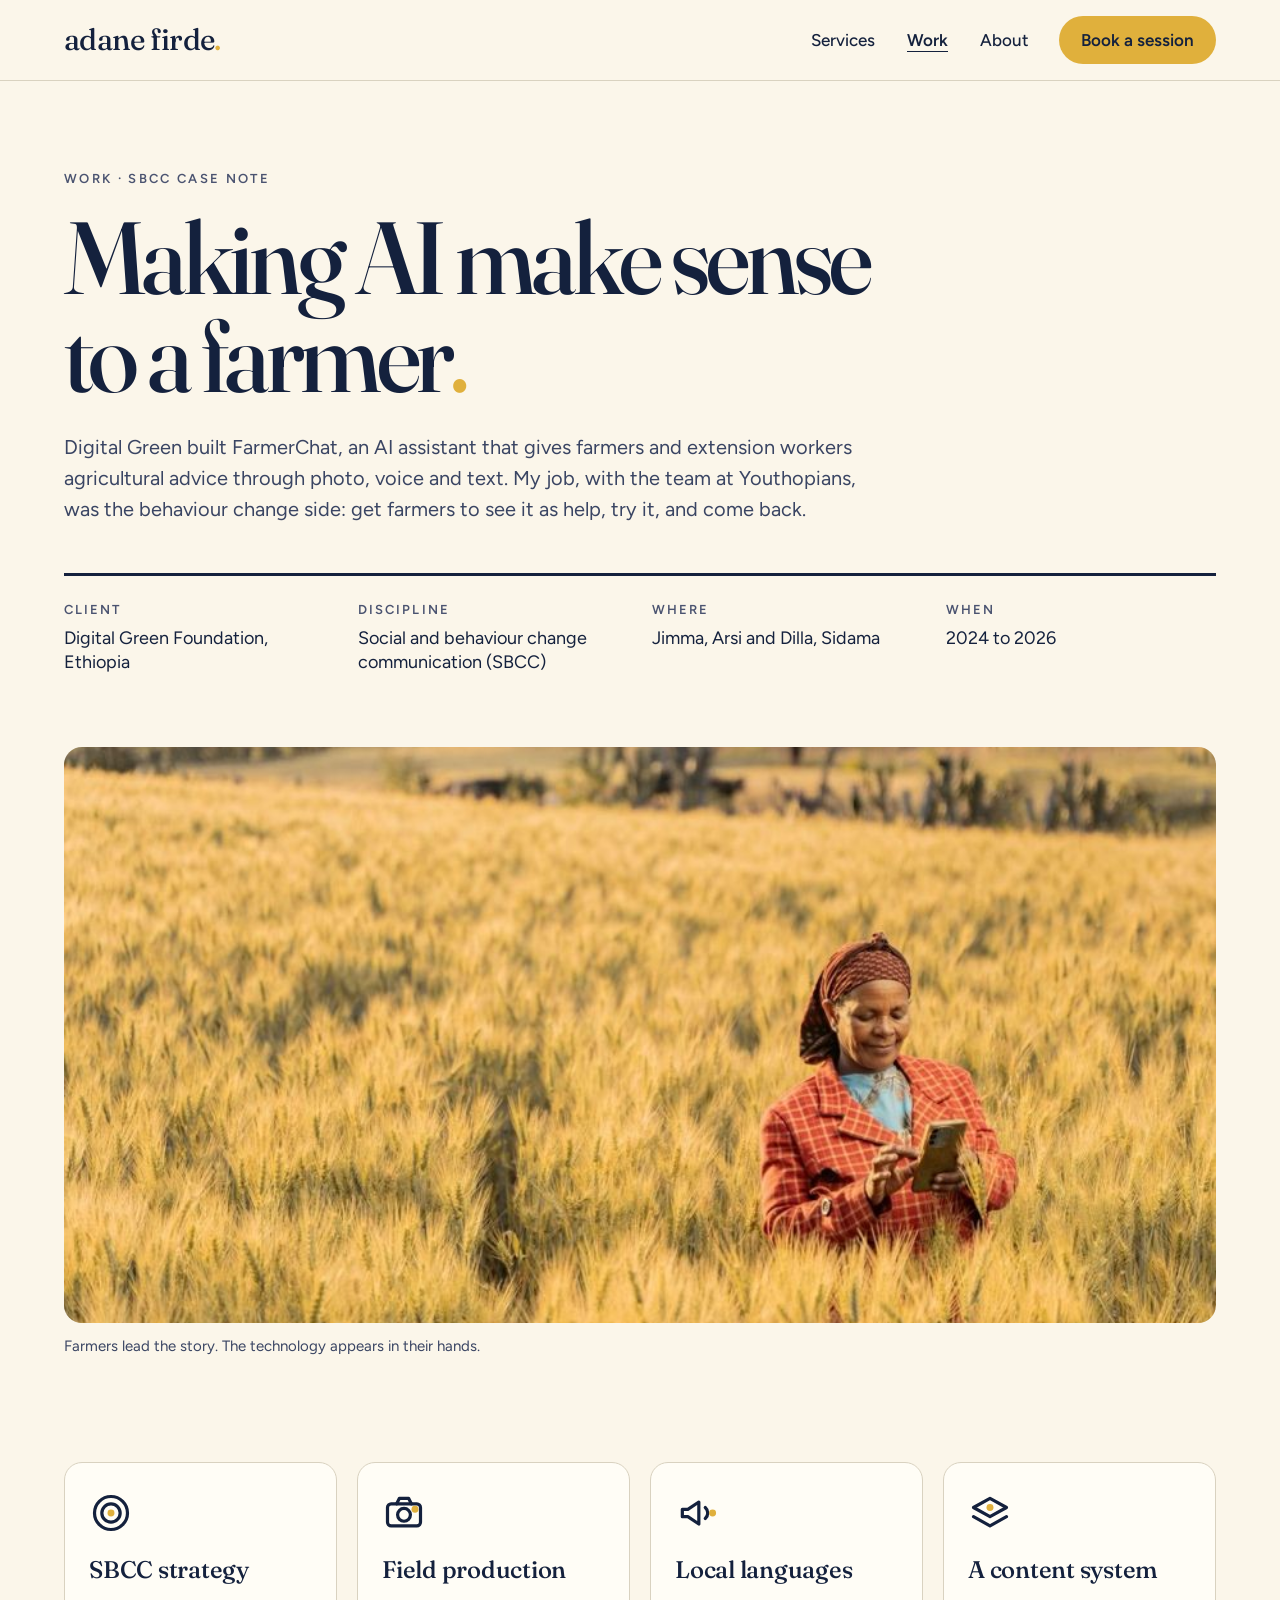
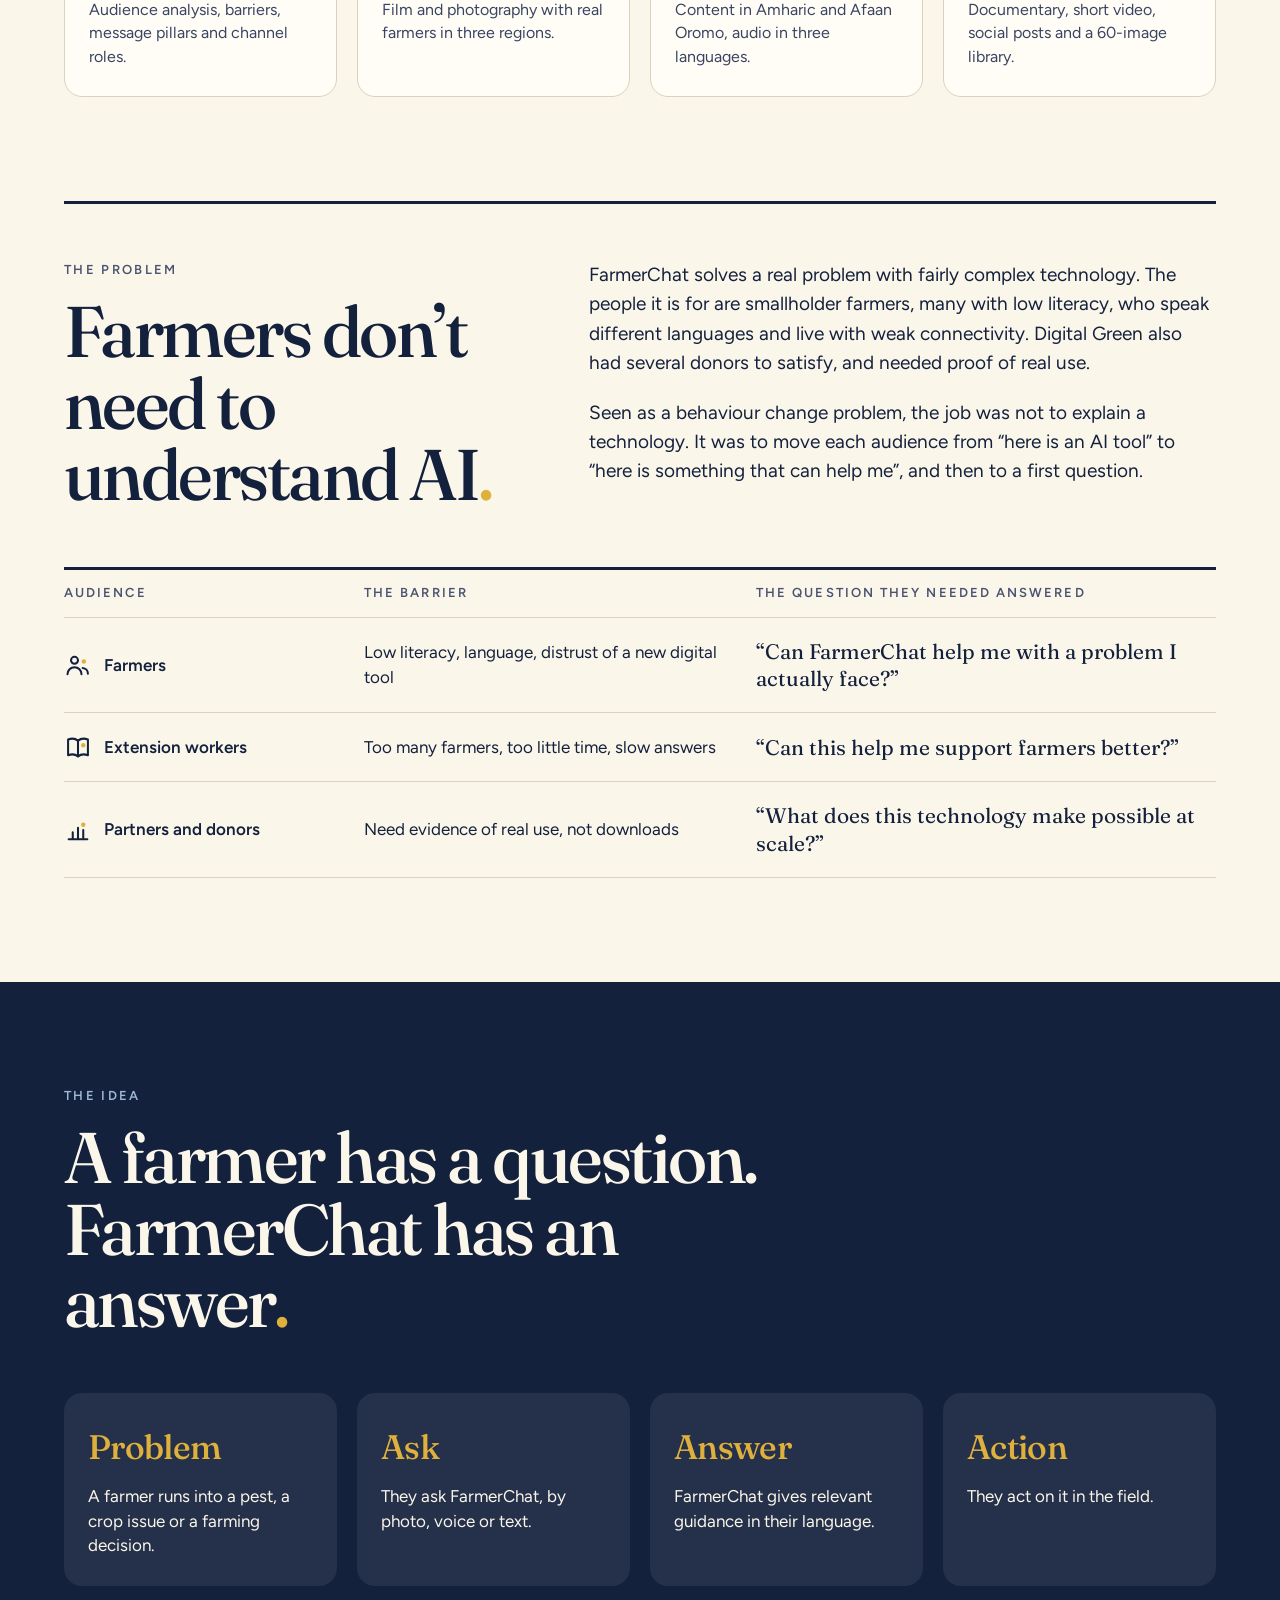
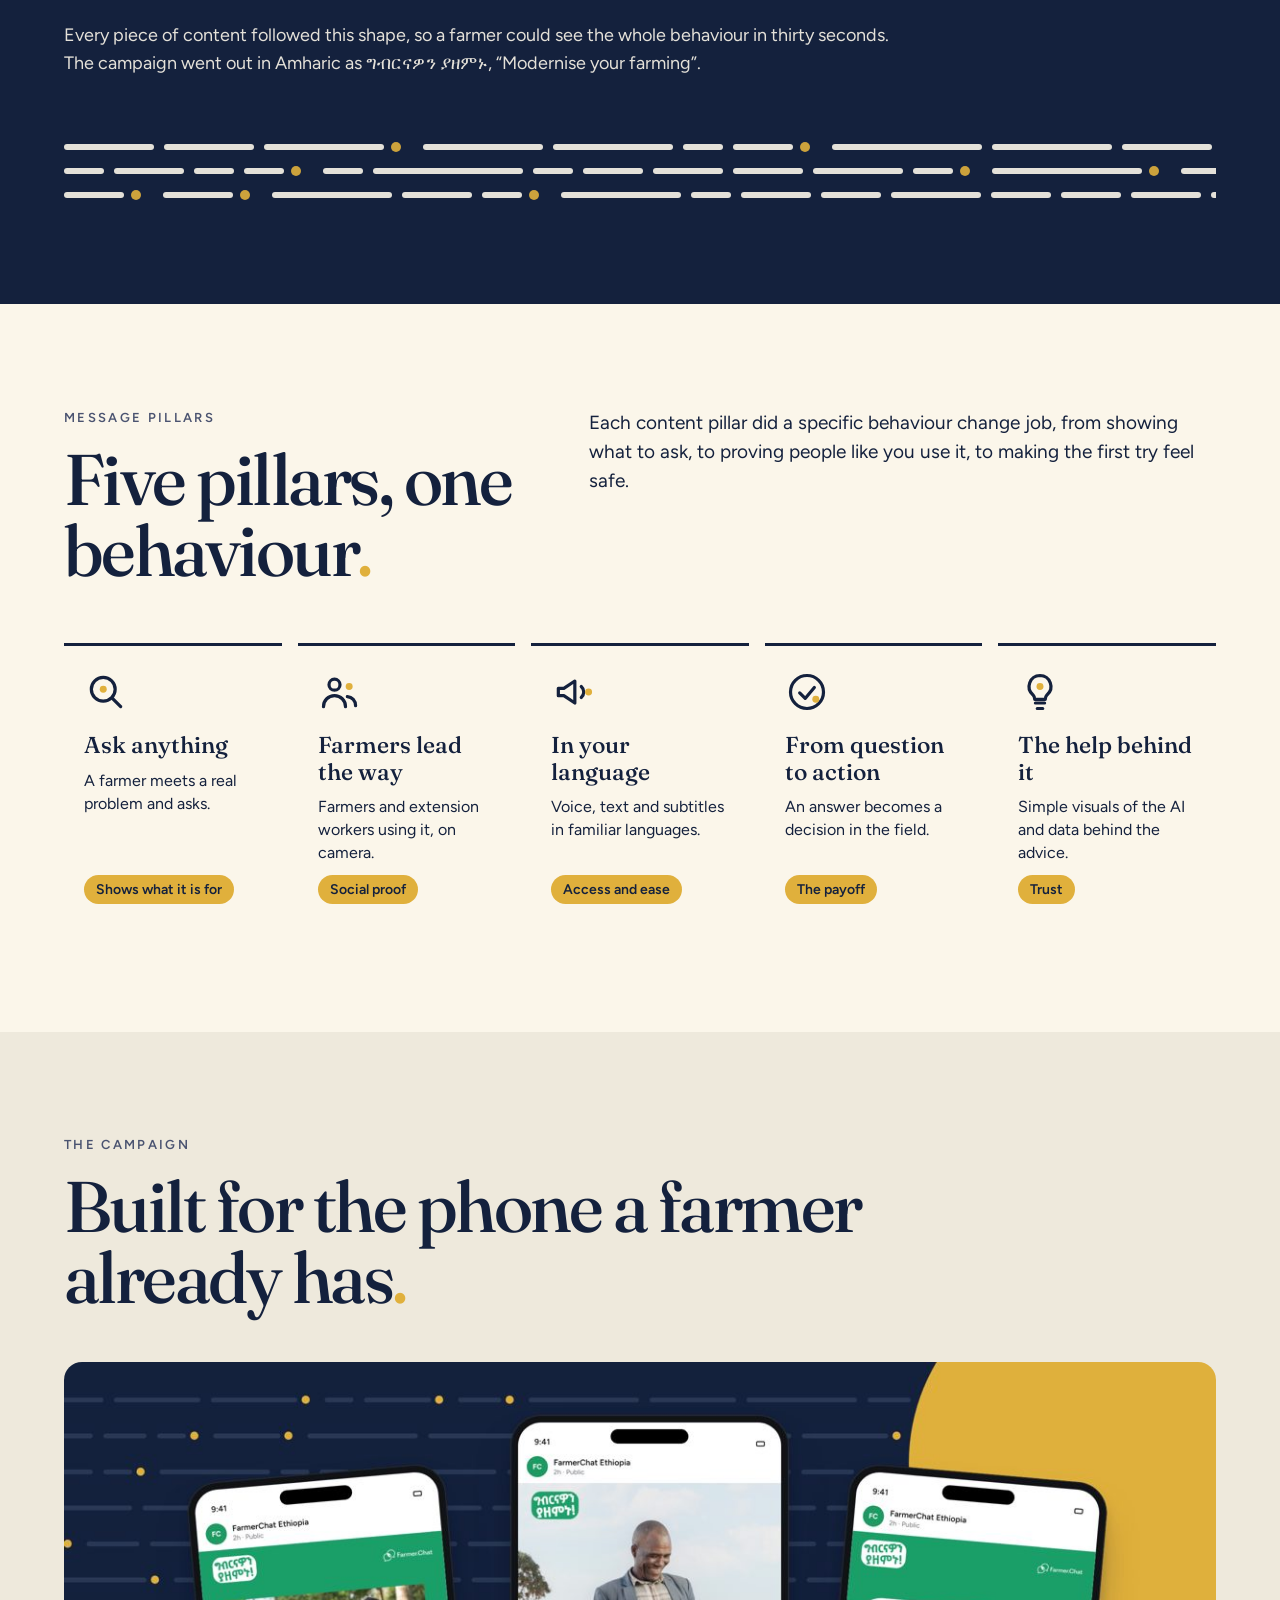
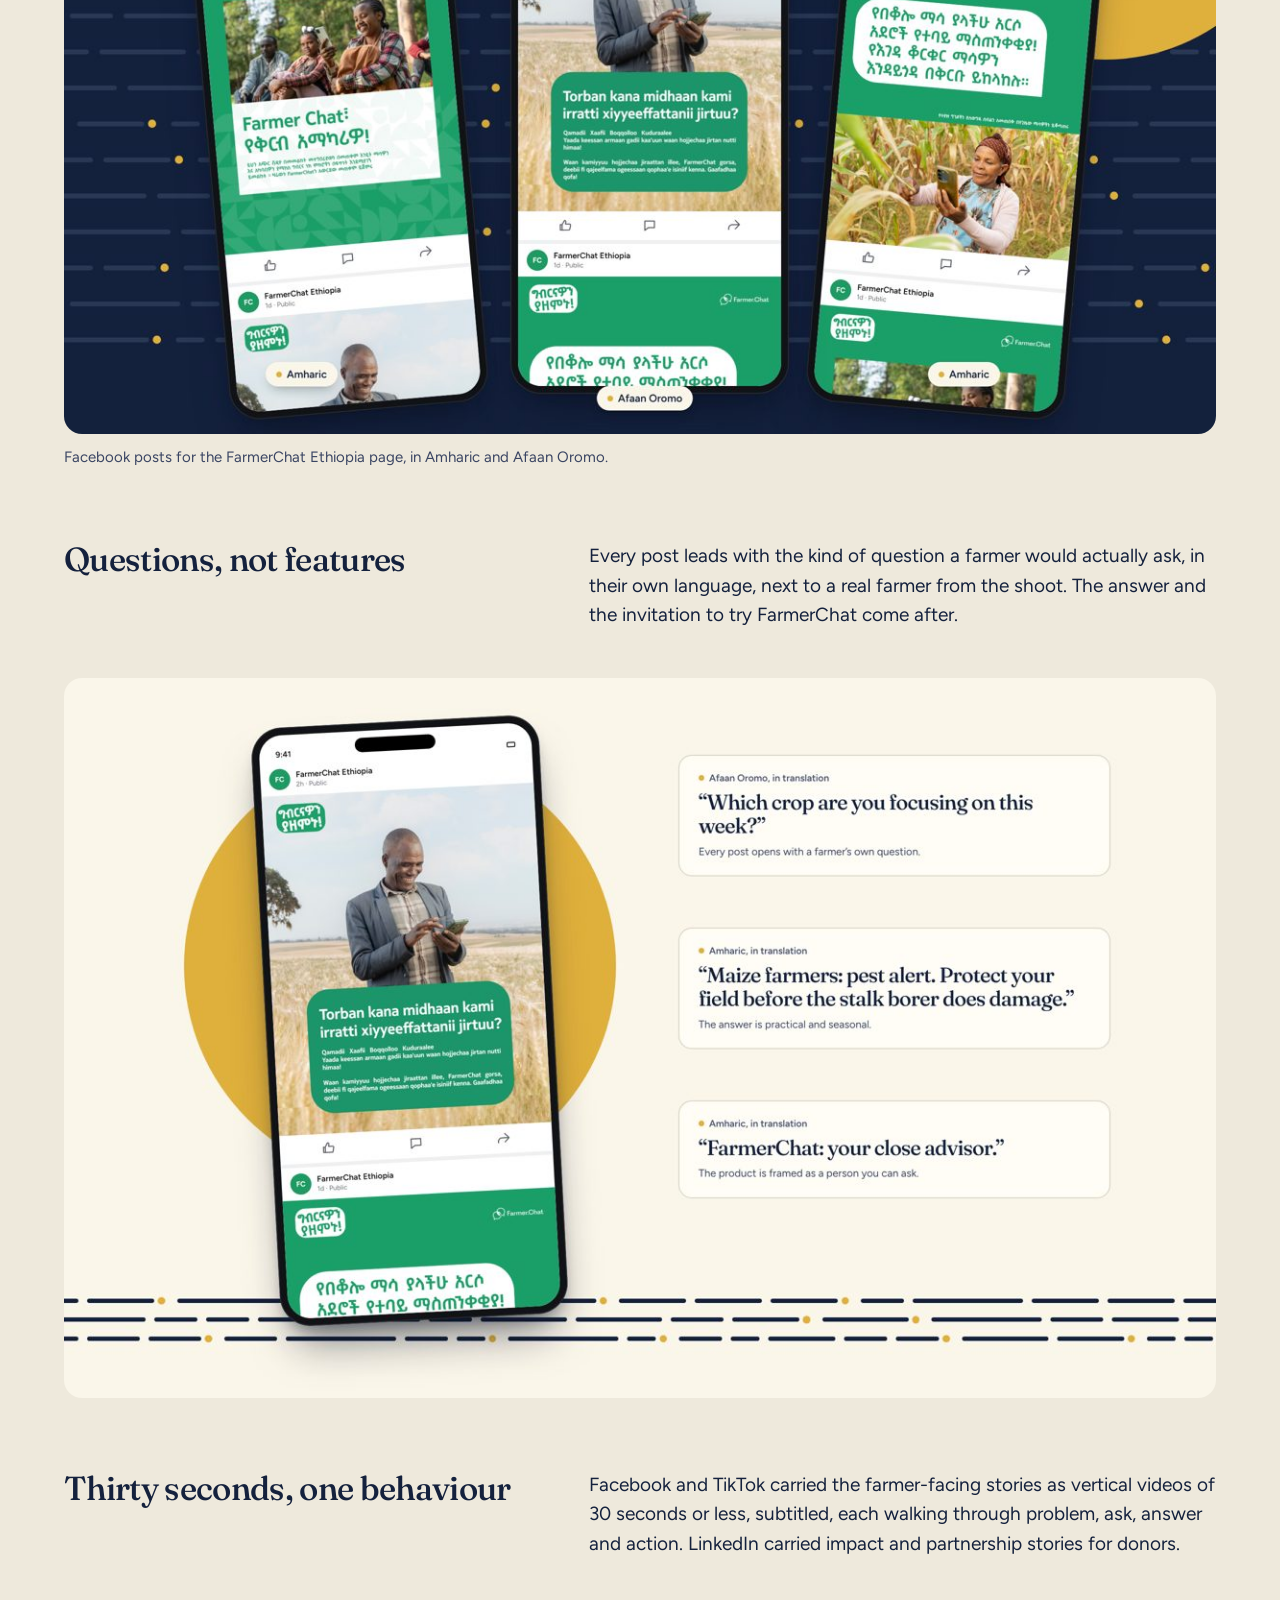
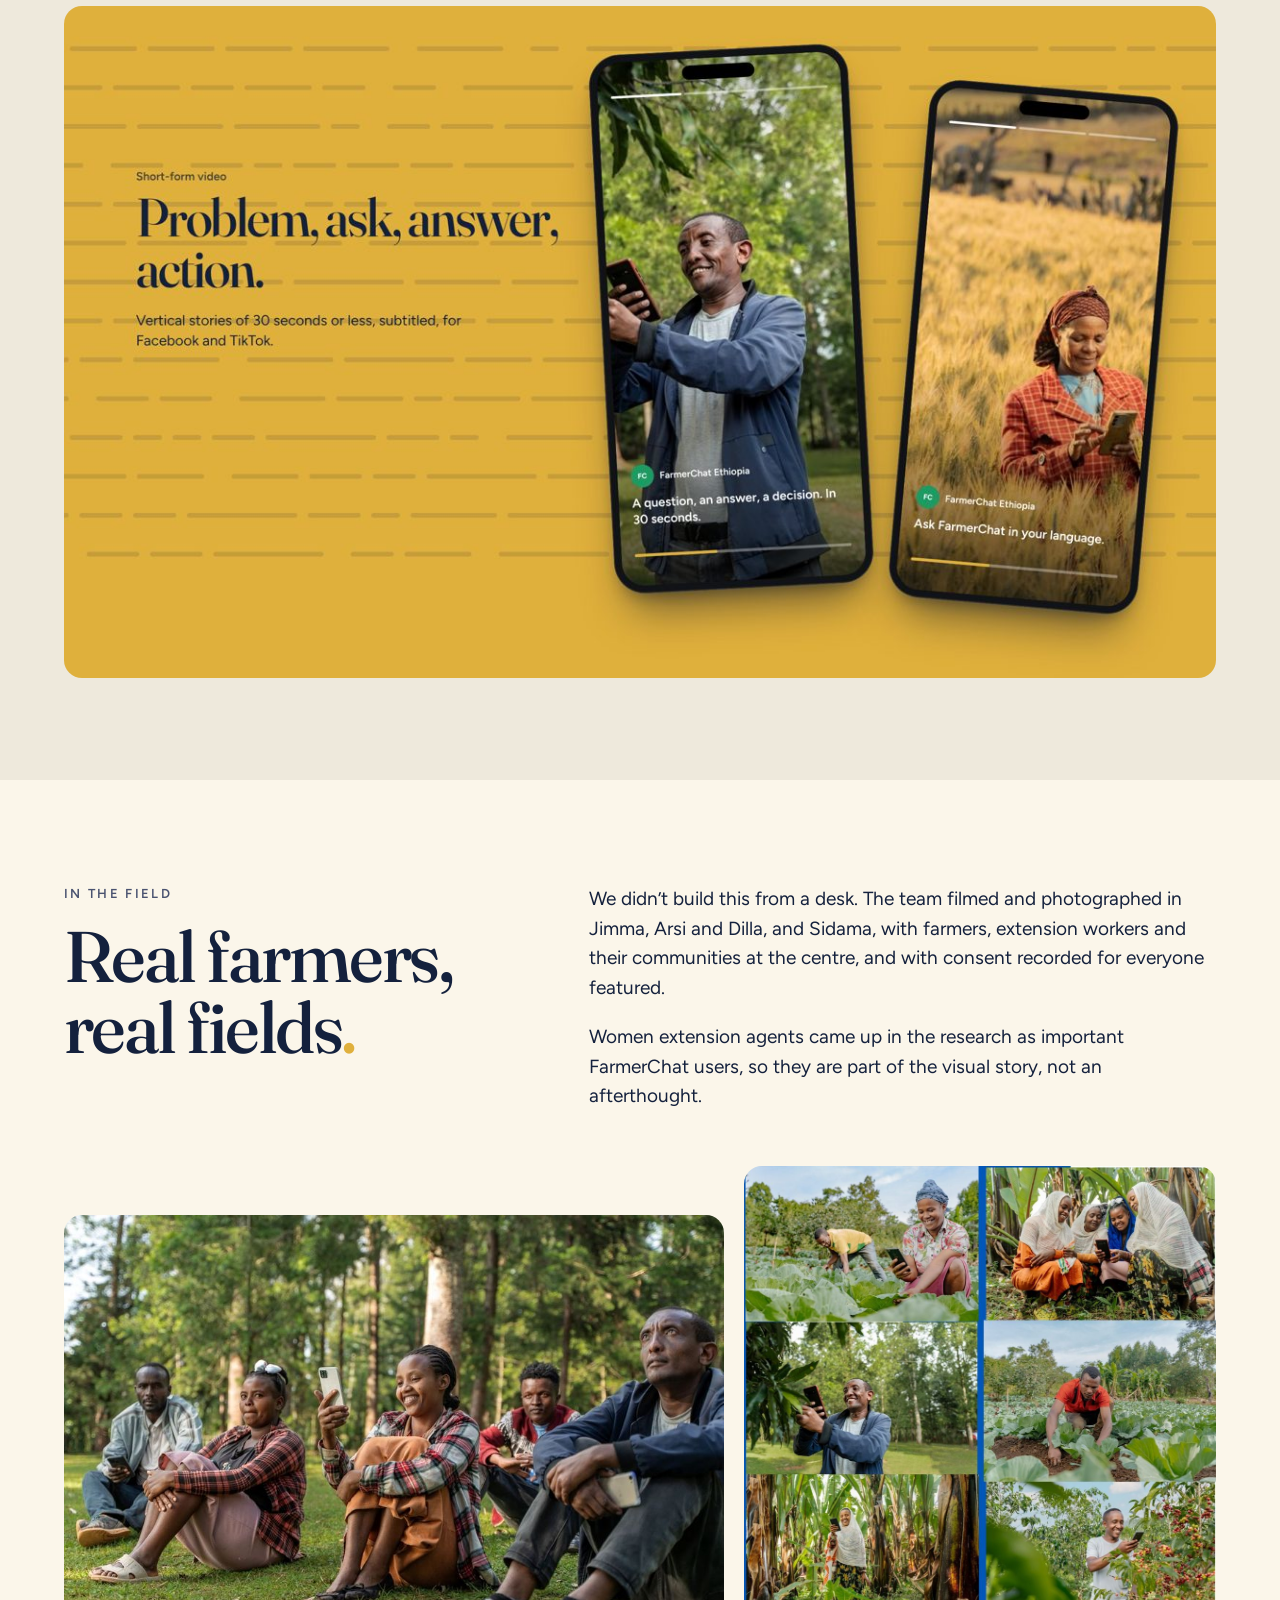
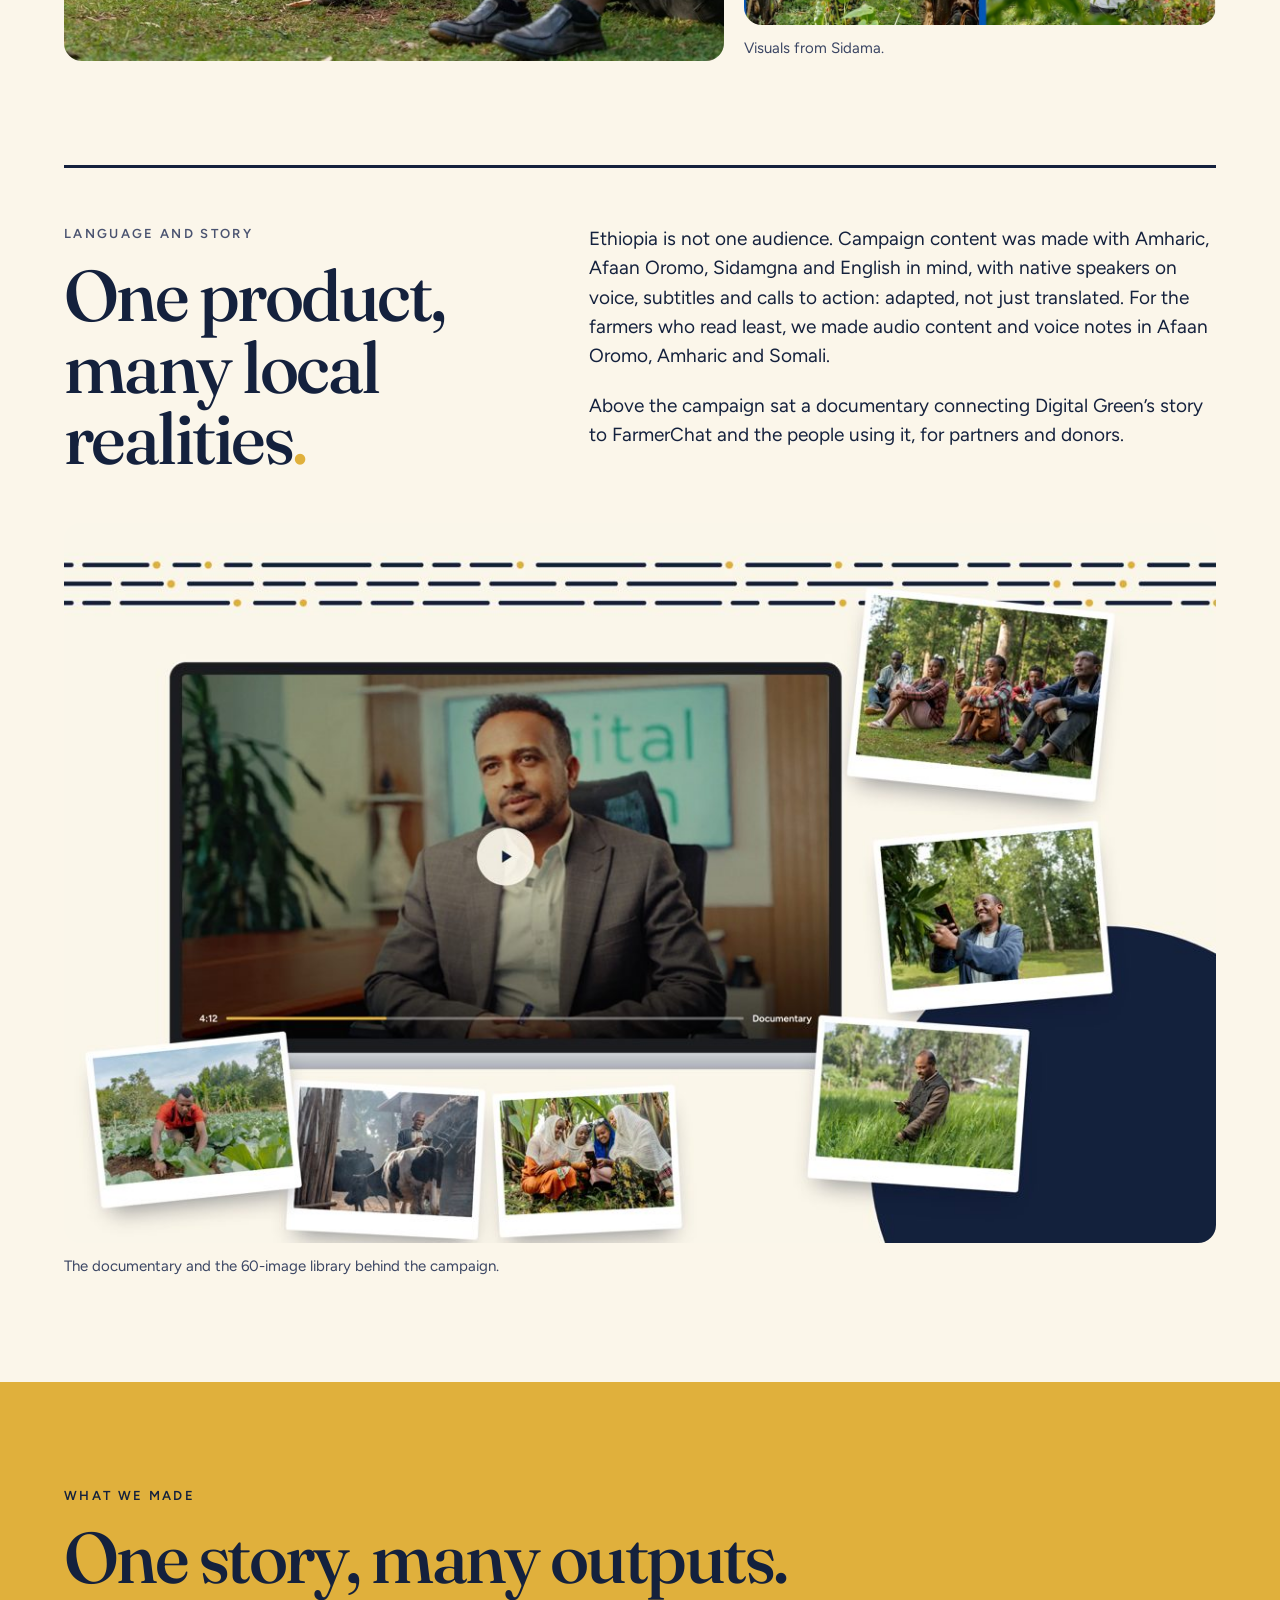
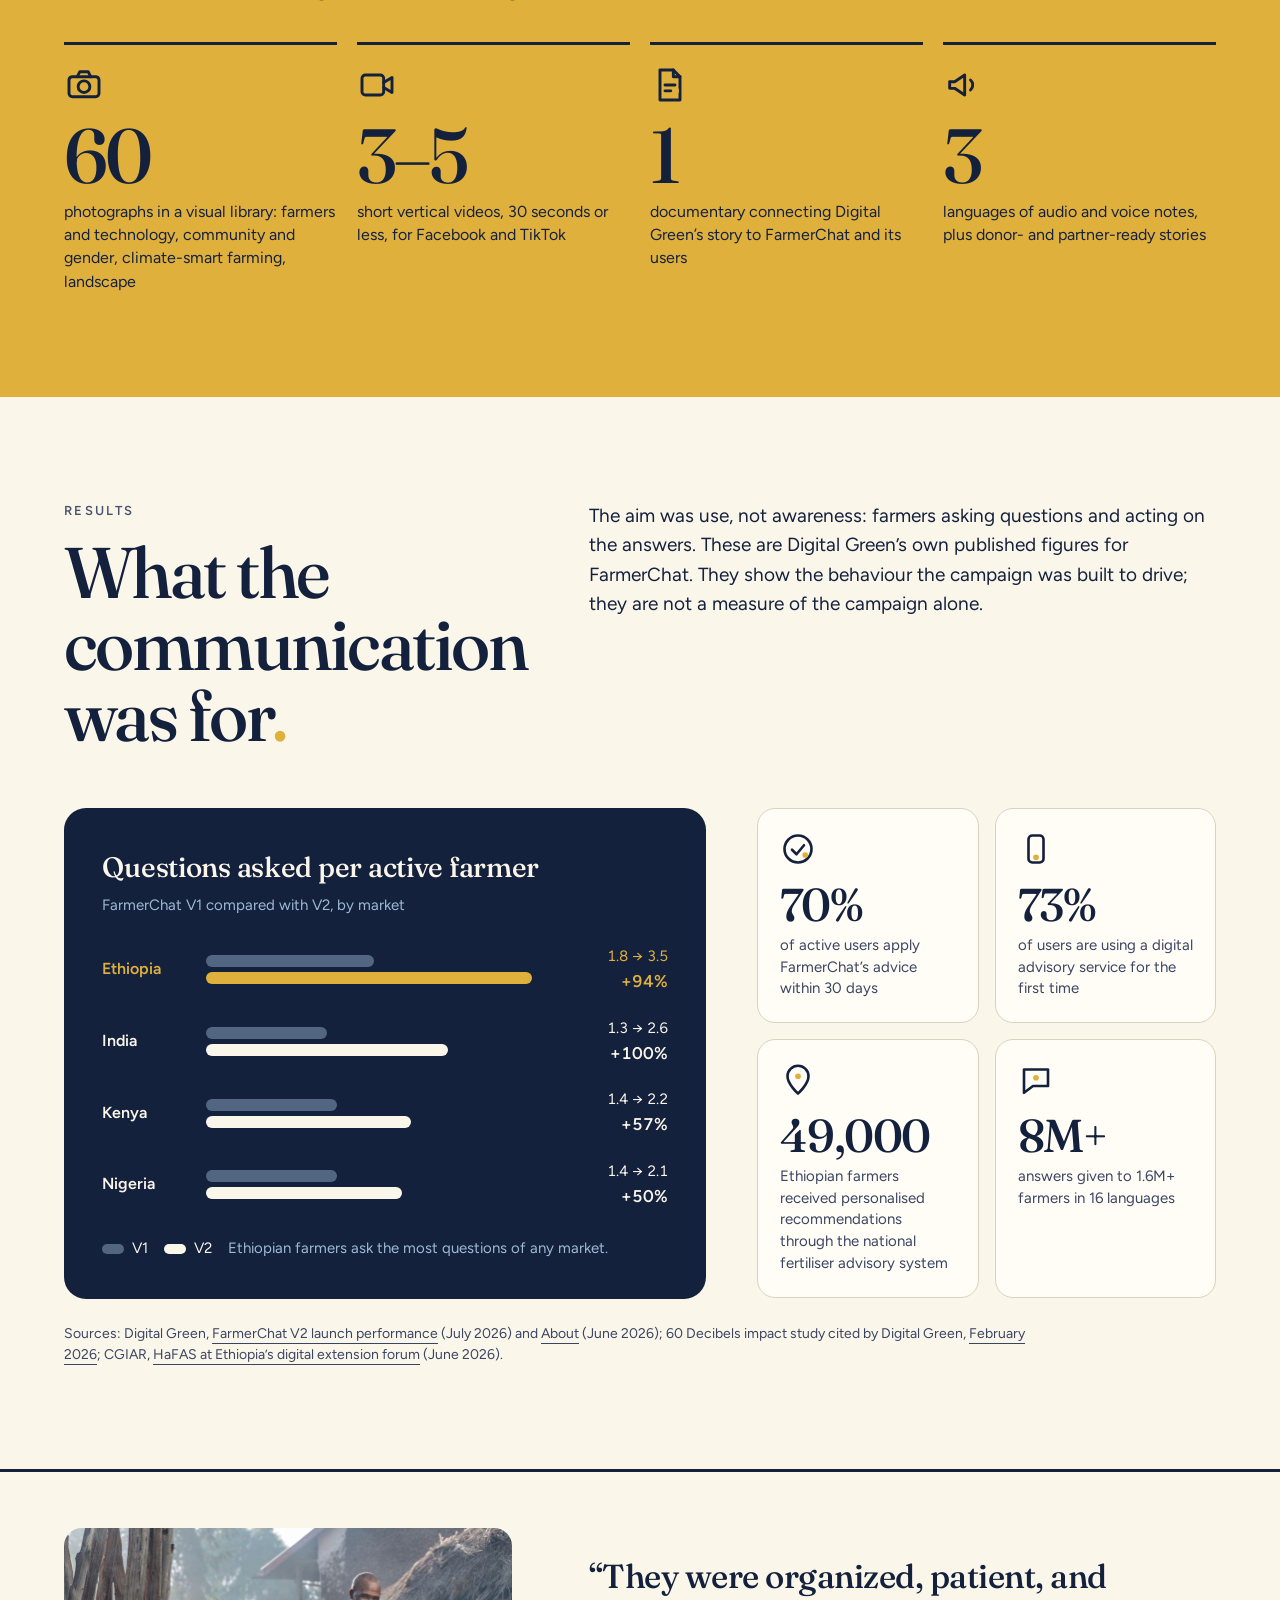
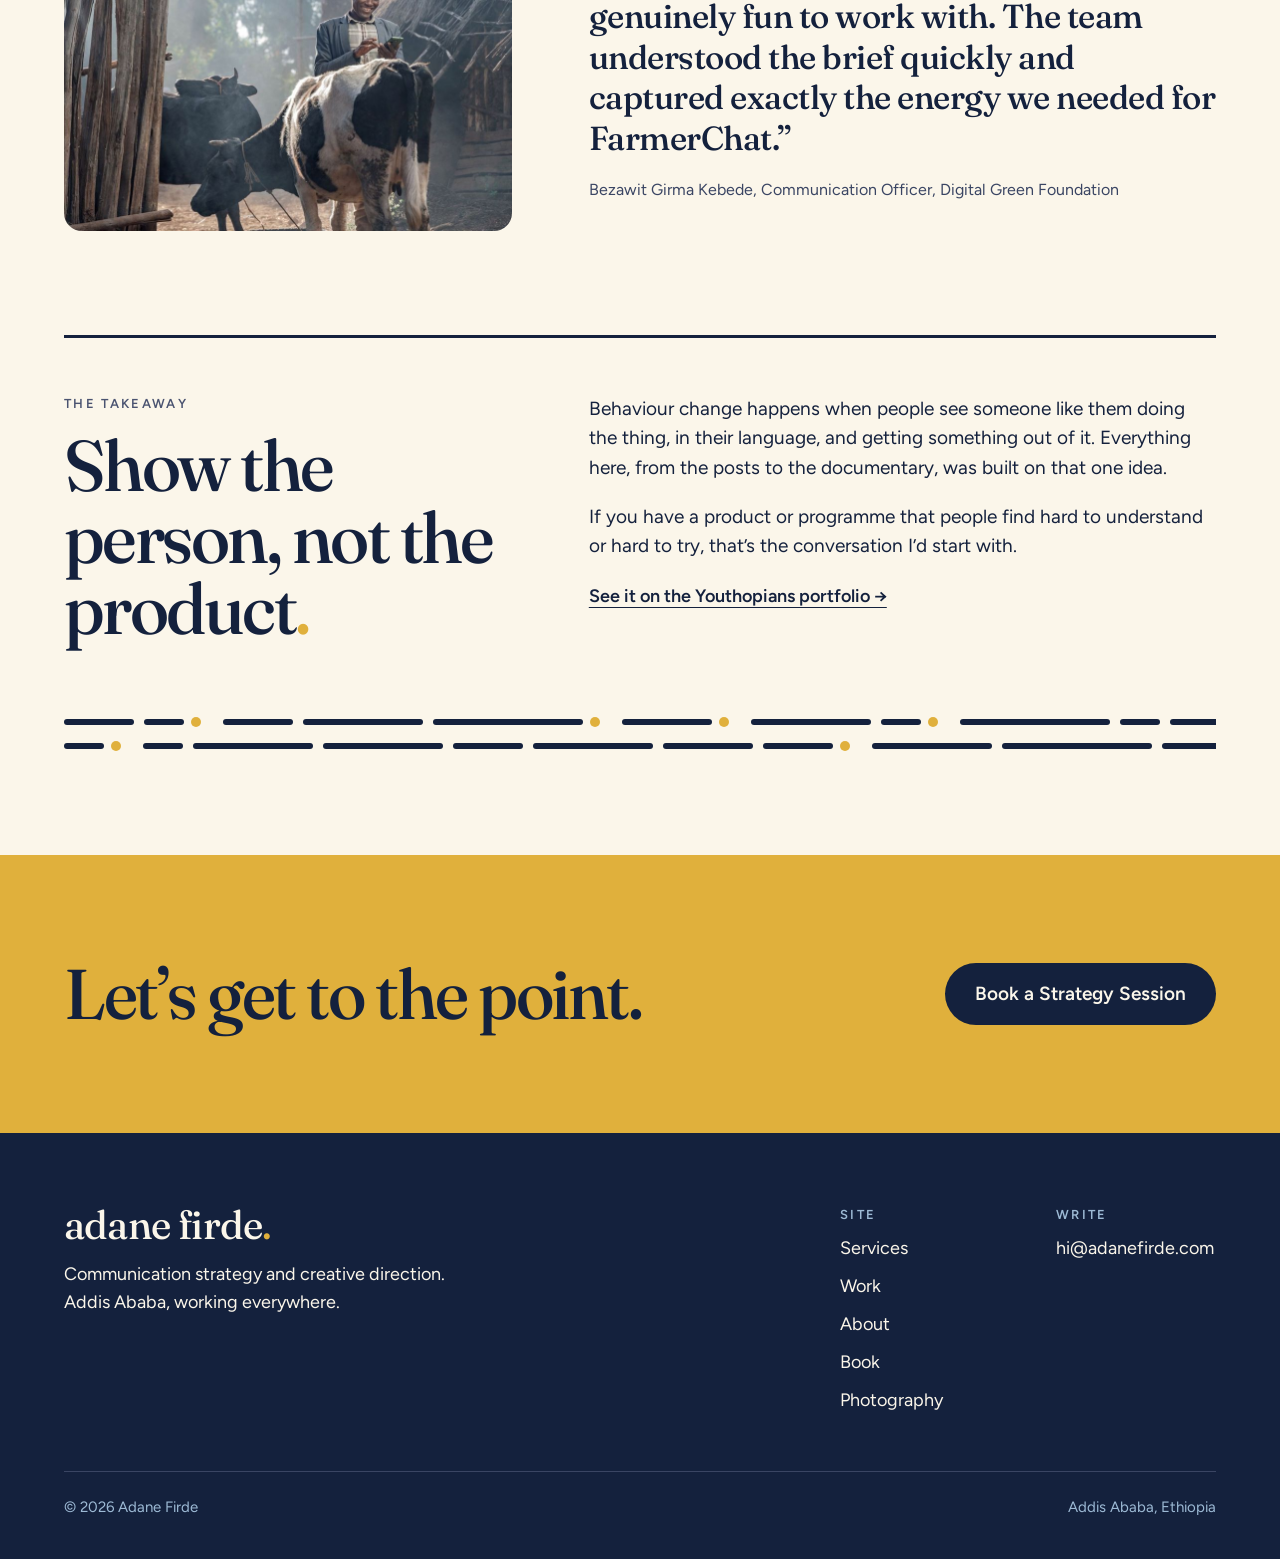
<file: work/farmerchat/index.html>
<!doctype html>
<html lang="en">
<head>
<meta charset="utf-8">
<meta name="viewport" content="width=device-width, initial-scale=1">
<title>FarmerChat case note: making AI make sense to farmers | Adane Firde</title>
<meta name="description" content="How SBCC thinking turned Digital Green’s AI farm advisor FarmerChat into a human story for Ethiopian farmers: barriers, message pillars, field production, local languages, campaign mockups and results.">
<link rel="canonical" href="https://adanefirde.com/work/farmerchat/">
<meta name="robots" content="index,follow,max-image-preview:large">
<meta name="author" content="Adane Firde">
<meta property="og:site_name" content="Adane Firde">
<meta property="og:title" content="FarmerChat case note: making AI make sense to farmers | Adane Firde">
<meta property="og:description" content="How SBCC thinking turned Digital Green’s AI farm advisor FarmerChat into a human story for Ethiopian farmers.">
<meta property="og:type" content="article">
<meta property="og:url" content="https://adanefirde.com/work/farmerchat/">
<meta property="og:image" content="https://adanefirde.com/photos/farmerchat/mk-phones.jpg">
<meta property="og:image:width" content="2400">
<meta property="og:image:height" content="1400">
<meta property="og:image:alt" content="FarmerChat Ethiopia social posts shown on six phones">
<meta property="og:locale" content="en_US">
<meta name="twitter:card" content="summary_large_image">
<meta name="twitter:title" content="FarmerChat case note: making AI make sense to farmers | Adane Firde">
<meta name="twitter:description" content="How SBCC thinking turned Digital Green’s AI farm advisor FarmerChat into a human story for Ethiopian farmers.">
<meta name="twitter:image" content="https://adanefirde.com/photos/farmerchat/mk-phones.jpg">
<meta name="geo.region" content="ET-AA">
<meta name="geo.placename" content="Addis Ababa">
<meta name="theme-color" content="#14213D">
<link rel="icon" href="../../assets/favicon.svg" type="image/svg+xml">
<link rel="icon" href="/favicon.ico" sizes="48x48">
<link rel="apple-touch-icon" href="/assets/apple-touch-icon.png">
<link rel="manifest" href="/site.webmanifest">
<script type="application/ld+json">{"@context":"https://schema.org","@graph":[{"@type":"Article","headline":"Making AI make sense to a farmer: FarmerChat","description":"How Digital Green's AI farm advisor FarmerChat was turned into a human story for Ethiopian farmers: a campaign idea, field production in three regions, local languages and a 60-image library.","url":"https://adanefirde.com/work/farmerchat/","image":"https://adanefirde.com/photos/farmerchat/farmerchat-05.jpg","author":{"@id":"https://adanefirde.com/#adane"},"publisher":{"@id":"https://adanefirde.com/#adane"},"about":{"@type":"Organization","name":"Digital Green"},"inLanguage":"en","datePublished":"2026-11-15"},{"@type":"BreadcrumbList","itemListElement":[{"@type":"ListItem","position":1,"name":"Home","item":"https://adanefirde.com/"},{"@type":"ListItem","position":2,"name":"Work","item":"https://adanefirde.com/#work"},{"@type":"ListItem","position":3,"name":"FarmerChat","item":"https://adanefirde.com/work/farmerchat/"}]}]}</script>
<link rel="preconnect" href="https://fonts.googleapis.com">
<link rel="preconnect" href="https://fonts.gstatic.com" crossorigin>
<link href="https://fonts.googleapis.com/css2?family=Fraunces:opsz,wght@9..144,400..600&family=Figtree:wght@400;500;600&display=swap" rel="stylesheet">
<link rel="stylesheet" href="../../assets/site.css?v=20261115e">
</head>
<body>
<a class="skip" href="#main">Skip to content</a>
<header class="hdr"><div class="wrap">
<a class="wm" href="../../" aria-label="adane firde, home">adane firde<span class="pt">.</span></a>
<button class="menu-btn" type="button" aria-expanded="false" aria-controls="nav">Menu <svg aria-hidden="true" width="22" height="22" viewBox="0 0 22 22"><path d="M2 7 H20 M2 15 H14" stroke="#14213D" stroke-width="2.4" stroke-linecap="round"/><circle cx="19" cy="15" r="2" fill="#E0B03C"/></svg></button>
<nav id="nav" class="nav" aria-label="Main"><a class="l" href="../../services/">Services</a><a class="l" href="../../#work" aria-current="page">Work</a><a class="l" href="../../about/" >About</a><a class="btn pri" href="../../book/">Book a session</a></nav>
</div></header>
<main id="main">
<section class="hero" aria-labelledby="cn-h"><div class="wrap">
<p class="lab"><a href="../../#work">Work</a> · SBCC case note</p>
<h1 id="cn-h" class="h1" style="font-size:clamp(54px,8vw,128px);max-width:14ch;margin-top:20px">Making AI make sense to a farmer<span class="pt">.</span></h1>
<p class="lead" style="max-width:62ch;margin-top:28px">Digital Green built FarmerChat, an AI assistant that gives farmers and extension workers agricultural advice through photo, voice and text. My job, with the team at Youthopians, was the behaviour change side: get farmers to see it as help, try it, and come back.</p>
<dl class="cn-facts">
<div><dt>Client</dt><dd>Digital Green Foundation, Ethiopia</dd></div>
<div><dt>Discipline</dt><dd>Social and behaviour change communication (SBCC)</dd></div>
<div><dt>Where</dt><dd>Jimma, Arsi and Dilla, Sidama</dd></div>
<div><dt>When</dt><dd>2024 to 2026</dd></div>
</dl>
</div></section>
<div class="wrap"><figure class="cn-fig cn-hero"><img src="../../photos/farmerchat/farmerchat-05.jpg" srcset="../../photos/farmerchat/farmerchat-05-900.jpg 900w, ../../photos/farmerchat/farmerchat-05.jpg 1600w" sizes="(max-width:900px) 100vw, 70vw" alt="A woman farmer checks FarmerChat on her phone in a ripe wheat field" width="1600" height="1080" loading="eager"><figcaption>Farmers lead the story. The technology appears in their hands.</figcaption></figure></div>

<section class="sec" aria-labelledby="g-h"><div class="wrap">
<h2 id="g-h" class="vh">At a glance</h2>
<ul class="cn-glance">
<li><svg aria-hidden="true" class="ic" width="44" height="44" viewBox="0 0 24 24" fill="none" stroke="#14213D" stroke-width="1.75" stroke-linecap="round" stroke-linejoin="round"><circle cx="12" cy="12" r="9"/><circle cx="12" cy="12" r="5"/><circle cx="12" cy="12" r="1.9" fill="#E0B03C" stroke="none"/></svg><b>SBCC strategy</b><span>Audience analysis, barriers, message pillars and channel roles.</span></li>
<li><svg aria-hidden="true" class="ic" width="44" height="44" viewBox="0 0 24 24" fill="none" stroke="#14213D" stroke-width="1.75" stroke-linecap="round" stroke-linejoin="round"><rect x="3" y="7" width="18" height="12" rx="2"/><path d="M8 7l1.5-3h5L16 7"/><circle cx="12" cy="13" r="3.5"/><circle cx="18" cy="10" r="1.9" fill="#E0B03C" stroke="none"/></svg><b>Field production</b><span>Film and photography with real farmers in three regions.</span></li>
<li><svg aria-hidden="true" class="ic" width="44" height="44" viewBox="0 0 24 24" fill="none" stroke="#14213D" stroke-width="1.75" stroke-linecap="round" stroke-linejoin="round"><path d="M4 10v4h3l6 4V6l-6 4H4z"/><path d="M16.5 9a4 4 0 0 1 0 6"/><circle cx="20.5" cy="12" r="1.9" fill="#E0B03C" stroke="none"/></svg><b>Local languages</b><span>Content in Amharic and Afaan Oromo, audio in three languages.</span></li>
<li><svg aria-hidden="true" class="ic" width="44" height="44" viewBox="0 0 24 24" fill="none" stroke="#14213D" stroke-width="1.75" stroke-linecap="round" stroke-linejoin="round"><path d="M12 4l9 5-9 5-9-5z"/><path d="M3 14l9 5 9-5"/><circle cx="12" cy="9" r="1.9" fill="#E0B03C" stroke="none"/></svg><b>A content system</b><span>Documentary, short video, social posts and a 60-image library.</span></li>
</ul>
</div></section>

<section class="sec" style="padding-top:0" aria-labelledby="p-h"><div class="wrap">
<div class="cn-split" style="border-top:3px solid var(--navy);padding-top:56px">
<div><p class="lab">The problem</p><h2 id="p-h" class="h2" style="margin-top:16px">Farmers don’t need to understand AI<span class="pt">.</span></h2></div>
<div class="stack cn-body">
<p>FarmerChat solves a real problem with fairly complex technology. The people it is for are smallholder farmers, many with low literacy, who speak different languages and live with weak connectivity. Digital Green also had several donors to satisfy, and needed proof of real use.</p>
<p>Seen as a behaviour change problem, the job was not to explain a technology. It was to move each audience from “here is an AI tool” to “here is something that can help me”, and then to a first question.</p>
</div></div>
<div class="cn-table" role="table" aria-label="Audience, barrier and the shift we needed">
<div class="cn-tr cn-th" role="row"><span role="columnheader">Audience</span><span role="columnheader">The barrier</span><span role="columnheader">The question they needed answered</span></div>
<div class="cn-tr" role="row"><span role="cell"><b><svg aria-hidden="true" class="ic" width="28" height="28" viewBox="0 0 24 24" fill="none" stroke="#14213D" stroke-width="1.75" stroke-linecap="round" stroke-linejoin="round"><circle cx="9" cy="8" r="3"/><path d="M3 20c0-3.5 2.7-6 6-6s6 2.5 6 6M16 14.5c2.6.2 4.5 2.2 4.5 5"/><circle cx="17" cy="9" r="1.9" fill="#E0B03C" stroke="none"/></svg>Farmers</b></span><span role="cell">Low literacy, language, distrust of a new digital tool</span><span role="cell">“Can FarmerChat help me with a problem I actually face?”</span></div>
<div class="cn-tr" role="row"><span role="cell"><b><svg aria-hidden="true" class="ic" width="28" height="28" viewBox="0 0 24 24" fill="none" stroke="#14213D" stroke-width="1.75" stroke-linecap="round" stroke-linejoin="round"><path d="M3.5 5.5c3-1 6-1 8.5 1 2.5-2 5.5-2 8.5-1v13.5c-3-1-6-1-8.5 1-2.5-2-5.5-2-8.5-1z"/><path d="M12 6.5V20"/><circle cx="16.5" cy="10.5" r="1.9" fill="#E0B03C" stroke="none"/></svg>Extension workers</b></span><span role="cell">Too many farmers, too little time, slow answers</span><span role="cell">“Can this help me support farmers better?”</span></div>
<div class="cn-tr" role="row"><span role="cell"><b><svg aria-hidden="true" class="ic" width="28" height="28" viewBox="0 0 24 24" fill="none" stroke="#14213D" stroke-width="1.75" stroke-linecap="round" stroke-linejoin="round"><path d="M4 20h16M7.5 20v-6M12 20v-10M16.5 20v-8"/><circle cx="16.5" cy="7.5" r="1.9" fill="#E0B03C" stroke="none"/></svg>Partners and donors</b></span><span role="cell">Need evidence of real use, not downloads</span><span role="cell">“What does this technology make possible at scale?”</span></div>
</div>
</div></section>

<section class="sec navy" aria-labelledby="i-h"><div class="wrap">
<p class="lab" style="color:var(--sky)">The idea</p>
<h2 id="i-h" class="h2" style="margin-top:16px;max-width:16ch">A farmer has a question. FarmerChat has an answer<span class="pt">.</span></h2>
<ol class="cn-steps">
<li><b>Problem</b><span>A farmer runs into a pest, a crop issue or a farming decision.</span></li>
<li><b>Ask</b><span>They ask FarmerChat, by photo, voice or text.</span></li>
<li><b>Answer</b><span>FarmerChat gives relevant guidance in their language.</span></li>
<li><b>Action</b><span>They act on it in the field.</span></li>
</ol>
<p class="cn-note">Every piece of content followed this shape, so a farmer could see the whole behaviour in thirty seconds. The campaign went out in Amharic as <span lang="am">ግብርናዎን ያዘምኑ</span>, “Modernise your farming”.</p>
<div class="pattern on-navy" aria-hidden="true"><div class="prow"><i style="width:90px"></i><i style="width:90px"></i><i style="width:120px"></i><b></b><i style="width:120px"></i><i style="width:120px"></i><i style="width:40px"></i><i style="width:60px"></i><b></b><i style="width:150px"></i><i style="width:120px"></i><i style="width:90px"></i><i style="width:120px"></i><i style="width:120px"></i><b></b><i style="width:120px"></i><b></b><i style="width:40px"></i><b></b><i style="width:60px"></i><i style="width:90px"></i><i style="width:120px"></i><i style="width:120px"></i><b></b><i style="width:70px"></i><i style="width:150px"></i><b></b><i style="width:150px"></i><b></b><i style="width:120px"></i><i style="width:40px"></i><i style="width:70px"></i><i style="width:120px"></i><i style="width:40px"></i></div><div class="prow"><i style="width:40px"></i><i style="width:70px"></i><i style="width:40px"></i><i style="width:40px"></i><b></b><i style="width:40px"></i><i style="width:150px"></i><i style="width:40px"></i><i style="width:60px"></i><i style="width:70px"></i><i style="width:70px"></i><i style="width:90px"></i><i style="width:40px"></i><b></b><i style="width:150px"></i><b></b><i style="width:40px"></i><i style="width:90px"></i><b></b><i style="width:120px"></i><b></b><i style="width:120px"></i><b></b><i style="width:150px"></i><i style="width:90px"></i><i style="width:40px"></i><i style="width:60px"></i><b></b><i style="width:120px"></i><i style="width:40px"></i><b></b><i style="width:90px"></i><i style="width:120px"></i><i style="width:40px"></i><b></b></div><div class="prow"><i style="width:60px"></i><b></b><i style="width:70px"></i><b></b><i style="width:120px"></i><i style="width:70px"></i><i style="width:40px"></i><b></b><i style="width:120px"></i><i style="width:40px"></i><i style="width:70px"></i><i style="width:60px"></i><i style="width:90px"></i><i style="width:60px"></i><i style="width:60px"></i><i style="width:70px"></i><i style="width:120px"></i><b></b><i style="width:60px"></i><b></b><i style="width:150px"></i><i style="width:60px"></i><i style="width:90px"></i><i style="width:120px"></i><b></b><i style="width:40px"></i><b></b><i style="width:40px"></i><i style="width:70px"></i><b></b><i style="width:150px"></i><i style="width:90px"></i><i style="width:120px"></i><i style="width:120px"></i><b></b></div></div>
</div></section>

<section class="sec" aria-labelledby="m-h"><div class="wrap">
<div class="cn-split">
<div><p class="lab">Message pillars</p><h2 id="m-h" class="h2" style="margin-top:16px">Five pillars, one behaviour<span class="pt">.</span></h2></div>
<p class="cn-body">Each content pillar did a specific behaviour change job, from showing what to ask, to proving people like you use it, to making the first try feel safe.</p>
</div>
<ul class="cn-pillars">
<li><svg aria-hidden="true" class="ic" width="44" height="44" viewBox="0 0 24 24" fill="none" stroke="#14213D" stroke-width="1.75" stroke-linecap="round" stroke-linejoin="round"><circle cx="10.5" cy="10.5" r="6.5"/><path d="M15.5 15.5L20 20"/><circle cx="10.5" cy="10.5" r="1.9" fill="#E0B03C" stroke="none"/></svg><b>Ask anything</b><span>A farmer meets a real problem and asks.</span><em>Shows what it is for</em></li>
<li><svg aria-hidden="true" class="ic" width="44" height="44" viewBox="0 0 24 24" fill="none" stroke="#14213D" stroke-width="1.75" stroke-linecap="round" stroke-linejoin="round"><circle cx="9" cy="8" r="3"/><path d="M3 20c0-3.5 2.7-6 6-6s6 2.5 6 6M16 14.5c2.6.2 4.5 2.2 4.5 5"/><circle cx="17" cy="9" r="1.9" fill="#E0B03C" stroke="none"/></svg><b>Farmers lead the way</b><span>Farmers and extension workers using it, on camera.</span><em>Social proof</em></li>
<li><svg aria-hidden="true" class="ic" width="44" height="44" viewBox="0 0 24 24" fill="none" stroke="#14213D" stroke-width="1.75" stroke-linecap="round" stroke-linejoin="round"><path d="M4 10v4h3l6 4V6l-6 4H4z"/><path d="M16.5 9a4 4 0 0 1 0 6"/><circle cx="20.5" cy="12" r="1.9" fill="#E0B03C" stroke="none"/></svg><b>In your language</b><span>Voice, text and subtitles in familiar languages.</span><em>Access and ease</em></li>
<li><svg aria-hidden="true" class="ic" width="44" height="44" viewBox="0 0 24 24" fill="none" stroke="#14213D" stroke-width="1.75" stroke-linecap="round" stroke-linejoin="round"><circle cx="12" cy="12" r="9"/><path d="M8 12.5l3 3 5-6"/><circle cx="16.8" cy="16" r="1.9" fill="#E0B03C" stroke="none"/></svg><b>From question to action</b><span>An answer becomes a decision in the field.</span><em>The payoff</em></li>
<li><svg aria-hidden="true" class="ic" width="44" height="44" viewBox="0 0 24 24" fill="none" stroke="#14213D" stroke-width="1.75" stroke-linecap="round" stroke-linejoin="round"><path d="M9.5 18h5M10.5 21h3M12 3a6 6 0 0 0-3.8 10.6c.7.7.9 1.4.9 2.4h5.8c0-1 .2-1.7.9-2.4A6 6 0 0 0 12 3z"/><circle cx="12" cy="9" r="1.9" fill="#E0B03C" stroke="none"/></svg><b>The help behind it</b><span>Simple visuals of the AI and data behind the advice.</span><em>Trust</em></li>
</ul>
</div></section>

<section class="cn-band" aria-labelledby="mk-h"><div class="wrap">
<p class="lab">The campaign</p>
<h2 id="mk-h" class="h2" style="margin-top:16px;max-width:18ch">Built for the phone a farmer already has<span class="pt">.</span></h2>
<figure class="cn-fig cn-wide"><img src="../../photos/farmerchat/mk-phones.jpg" srcset="../../photos/farmerchat/mk-phones-1200.jpg 1200w, ../../photos/farmerchat/mk-phones.jpg 2400w" sizes="(max-width:900px) 100vw, 70vw" alt="Three phones on a navy background showing FarmerChat Ethiopia posts in Amharic and Afaan Oromo" width="2400" height="1400" loading="lazy"><figcaption>Facebook posts for the FarmerChat Ethiopia page, in Amharic and Afaan Oromo.</figcaption></figure>
<div class="cn-split" style="margin-top:72px">
<div><h3 class="h3 cn-h3">Questions, not features</h3></div>
<div class="stack cn-body">
<p>Every post leads with the kind of question a farmer would actually ask, in their own language, next to a real farmer from the shoot. The answer and the invitation to try FarmerChat come after.</p>
</div></div>
<figure class="cn-fig cn-wide"><img src="../../photos/farmerchat/mk-question.jpg" srcset="../../photos/farmerchat/mk-question-1200.jpg 1200w, ../../photos/farmerchat/mk-question.jpg 2400w" sizes="(max-width:900px) 100vw, 70vw" alt="A phone showing an Afaan Oromo FarmerChat post, next to English translations of three campaign posts" width="2400" height="1500" loading="lazy"></figure>
<div class="cn-split" style="margin-top:72px">
<div><h3 class="h3 cn-h3">Thirty seconds, one behaviour</h3></div>
<div class="stack cn-body">
<p>Facebook and TikTok carried the farmer-facing stories as vertical videos of 30 seconds or less, subtitled, each walking through problem, ask, answer and action. LinkedIn carried impact and partnership stories for donors.</p>
</div></div>
<figure class="cn-fig cn-wide"><img src="../../photos/farmerchat/mk-video.jpg" srcset="../../photos/farmerchat/mk-video-1200.jpg 1200w, ../../photos/farmerchat/mk-video.jpg 2400w" sizes="(max-width:900px) 100vw, 70vw" alt="Two vertical video phones showing farmers using FarmerChat, on a mustard background" width="2400" height="1400" loading="lazy"></figure>
</div></section>

<section class="sec" aria-labelledby="f-h"><div class="wrap">
<div class="cn-split">
<div><p class="lab">In the field</p><h2 id="f-h" class="h2" style="margin-top:16px">Real farmers, real fields<span class="pt">.</span></h2></div>
<div class="stack cn-body">
<p>We didn’t build this from a desk. The team filmed and photographed in Jimma, Arsi and Dilla, and Sidama, with farmers, extension workers and their communities at the centre, and with consent recorded for everyone featured.</p>
<p>Women extension agents came up in the research as important FarmerChat users, so they are part of the visual story, not an afterthought.</p>
</div></div>
<div class="cn-pair"><figure class="cn-fig"><img src="../../photos/farmerchat/farmerchat-03.jpg" srcset="../../photos/farmerchat/farmerchat-03-900.jpg 900w, ../../photos/farmerchat/farmerchat-03.jpg 1600w" sizes="(max-width:900px) 100vw, 70vw" alt="Farmers and extension workers sitting on the grass, looking at FarmerChat on their phones" width="1600" height="1080" loading="lazy"></figure><figure class="cn-fig"><img src="../../photos/farmerchat/fc-sidama.jpg" srcset="../../photos/farmerchat/fc-sidama-1000.jpg 1000w, ../../photos/farmerchat/fc-sidama.jpg 1388w" sizes="(max-width:900px) 100vw, 70vw" alt="Six photos from Sidama of farmers using FarmerChat among cabbages, enset and coffee" width="1388" height="1350" loading="lazy"><figcaption>Visuals from Sidama.</figcaption></figure></div>
</div></section>

<section class="sec" style="padding-top:0" aria-labelledby="l-h"><div class="wrap">
<div class="cn-split" style="border-top:3px solid var(--navy);padding-top:56px">
<div><p class="lab">Language and story</p><h2 id="l-h" class="h2" style="margin-top:16px">One product, many local realities<span class="pt">.</span></h2></div>
<div class="stack cn-body">
<p>Ethiopia is not one audience. Campaign content was made with Amharic, Afaan Oromo, Sidamgna and English in mind, with native speakers on voice, subtitles and calls to action: adapted, not just translated. For the farmers who read least, we made audio content and voice notes in Afaan Oromo, Amharic and Somali.</p>
<p>Above the campaign sat a documentary connecting Digital Green’s story to FarmerChat and the people using it, for partners and donors.</p>
</div></div>
<figure class="cn-fig cn-wide"><img src="../../photos/farmerchat/mk-documentary.jpg" srcset="../../photos/farmerchat/mk-documentary-1200.jpg 1200w, ../../photos/farmerchat/mk-documentary.jpg 2400w" sizes="(max-width:900px) 100vw, 70vw" alt="A laptop playing the Digital Green documentary, surrounded by prints from the photo library" width="2400" height="1500" loading="lazy"><figcaption>The documentary and the 60-image library behind the campaign.</figcaption></figure>
</div></section>

<section class="sec mus on-mus" aria-labelledby="d-h"><div class="wrap">
<p class="lab">What we made</p>
<h2 id="d-h" class="h2" style="margin-top:16px;max-width:18ch">One story, many outputs<span class="pt">.</span></h2>
<div class="cn-nums">
<div><svg aria-hidden="true" class="ic" width="40" height="40" viewBox="0 0 24 24" fill="none" stroke="#14213D" stroke-width="1.75" stroke-linecap="round" stroke-linejoin="round"><rect x="3" y="7" width="18" height="12" rx="2"/><path d="M8 7l1.5-3h5L16 7"/><circle cx="12" cy="13" r="3.5"/><circle cx="18" cy="10" r="1.9" fill="#E0B03C" stroke="none"/></svg><b>60</b><span>photographs in a visual library: farmers and technology, community and gender, climate-smart farming, landscape</span></div>
<div><svg aria-hidden="true" class="ic" width="40" height="40" viewBox="0 0 24 24" fill="none" stroke="#14213D" stroke-width="1.75" stroke-linecap="round" stroke-linejoin="round"><rect x="3" y="6" width="13" height="12" rx="2"/><path d="M16 10.5l5-3v9l-5-3"/><circle cx="9.5" cy="12" r="1.9" fill="#E0B03C" stroke="none"/></svg><b>3–5</b><span>short vertical videos, 30 seconds or less, for Facebook and TikTok</span></div>
<div><svg aria-hidden="true" class="ic" width="40" height="40" viewBox="0 0 24 24" fill="none" stroke="#14213D" stroke-width="1.75" stroke-linecap="round" stroke-linejoin="round"><path d="M6 3h8l4 4v14H6z"/><path d="M14 3v4h4M9 12h6M9 15.5h3.5"/><circle cx="15.5" cy="15.5" r="1.9" fill="#E0B03C" stroke="none"/></svg><b>1</b><span>documentary connecting Digital Green’s story to FarmerChat and its users</span></div>
<div><svg aria-hidden="true" class="ic" width="40" height="40" viewBox="0 0 24 24" fill="none" stroke="#14213D" stroke-width="1.75" stroke-linecap="round" stroke-linejoin="round"><path d="M4 10v4h3l6 4V6l-6 4H4z"/><path d="M16.5 9a4 4 0 0 1 0 6"/><circle cx="20.5" cy="12" r="1.9" fill="#E0B03C" stroke="none"/></svg><b>3</b><span>languages of audio and voice notes, plus donor- and partner-ready stories</span></div>
</div>
</div></section>

<section class="sec" aria-labelledby="r-h"><div class="wrap">
<div class="cn-split">
<div><p class="lab">Results</p><h2 id="r-h" class="h2" style="margin-top:16px">What the communication was for<span class="pt">.</span></h2></div>
<p class="cn-body">The aim was use, not awareness: farmers asking questions and acting on the answers. These are Digital Green’s own published figures for FarmerChat. They show the behaviour the campaign was built to drive; they are not a measure of the campaign alone.</p>
</div>
<div class="cn-res">
<figure class="cn-chart" aria-labelledby="ch-cap">
<figcaption id="ch-cap"><b>Questions asked per active farmer</b><span>FarmerChat V1 compared with V2, by market</span></figcaption>
<div class="cn-bars">
<div class="cn-bar hl"><span class="m">Ethiopia</span><span class="tr"><i class="v1" style="width:51.4%"></i><i class="v2" style="width:100%"></i></span><span class="n">1.8 → 3.5<em>+94%</em></span></div>
<div class="cn-bar"><span class="m">India</span><span class="tr"><i class="v1" style="width:37.1%"></i><i class="v2" style="width:74.3%"></i></span><span class="n">1.3 → 2.6<em>+100%</em></span></div>
<div class="cn-bar"><span class="m">Kenya</span><span class="tr"><i class="v1" style="width:40.0%"></i><i class="v2" style="width:62.9%"></i></span><span class="n">1.4 → 2.2<em>+57%</em></span></div>
<div class="cn-bar"><span class="m">Nigeria</span><span class="tr"><i class="v1" style="width:40.0%"></i><i class="v2" style="width:60.0%"></i></span><span class="n">1.4 → 2.1<em>+50%</em></span></div>
</div>
<p class="cn-key"><span><i class="v1"></i>V1</span><span><i class="v2"></i>V2</span> Ethiopian farmers ask the most questions of any market.</p>
</figure>
<div class="cn-kpis">
<div><svg aria-hidden="true" class="ic" width="36" height="36" viewBox="0 0 24 24" fill="none" stroke="#14213D" stroke-width="1.75" stroke-linecap="round" stroke-linejoin="round"><circle cx="12" cy="12" r="9"/><path d="M8 12.5l3 3 5-6"/><circle cx="16.8" cy="16" r="1.9" fill="#E0B03C" stroke="none"/></svg><b>70%</b><span>of active users apply FarmerChat’s advice within 30 days</span></div>
<div><svg aria-hidden="true" class="ic" width="36" height="36" viewBox="0 0 24 24" fill="none" stroke="#14213D" stroke-width="1.75" stroke-linecap="round" stroke-linejoin="round"><rect x="7" y="3" width="10" height="18" rx="2.5"/><circle cx="12" cy="17.5" r="1.9" fill="#E0B03C" stroke="none"/></svg><b>73%</b><span>of users are using a digital advisory service for the first time</span></div>
<div><svg aria-hidden="true" class="ic" width="36" height="36" viewBox="0 0 24 24" fill="none" stroke="#14213D" stroke-width="1.75" stroke-linecap="round" stroke-linejoin="round"><path d="M12 21s-7-6.2-7-11.5a7 7 0 0 1 14 0C19 14.8 12 21 12 21z"/><circle cx="12" cy="9.5" r="1.9" fill="#E0B03C" stroke="none"/></svg><b>49,000</b><span>Ethiopian farmers received personalised recommendations through the national fertiliser advisory system</span></div>
<div><svg aria-hidden="true" class="ic" width="36" height="36" viewBox="0 0 24 24" fill="none" stroke="#14213D" stroke-width="1.75" stroke-linecap="round" stroke-linejoin="round"><path d="M4 5h16v11H10l-6 4.5z"/><circle cx="12" cy="10.5" r="1.9" fill="#E0B03C" stroke="none"/></svg><b>8M+</b><span>answers given to 1.6M+ farmers in 16 languages</span></div>
</div>
</div>
<p class="cn-src">Sources: Digital Green, <a href="https://www.digitalgreen.org/insights/v2-launch-performance">FarmerChat V2 launch performance</a> (July 2026) and <a href="https://www.digitalgreen.org/about">About</a> (June 2026); 60 Decibels impact study cited by Digital Green, <a href="https://www.digitalgreen.org/insights/digital-green-openai-farmerchat">February 2026</a>; CGIAR, <a href="https://www.cgiar.org/news-events/news/hafas-takes-center-stage-ethiopias-national-digital-agriculture-extension-service">HaFAS at Ethiopia’s digital extension forum</a> (June 2026).</p>
</div></section>

<section class="sec" style="padding-top:0" aria-labelledby="q-h"><div class="wrap cn-split" style="border-top:3px solid var(--navy);padding-top:56px">
<figure class="cn-fig"><img src="../../photos/farmerchat/farmerchat-01.jpg" srcset="../../photos/farmerchat/farmerchat-01-900.jpg 900w, ../../photos/farmerchat/farmerchat-01.jpg 1600w" sizes="(max-width:900px) 100vw, 70vw" alt="A smiling farmer checks his phone beside his cows outside a thatched house" width="1600" height="1080" loading="lazy"></figure>
<figure class="cn-quote"><h2 id="q-h" class="vh">What the client said</h2><blockquote class="serif">“They were organized, patient, and genuinely fun to work with. The team understood the brief quickly and captured exactly the energy we needed for FarmerChat.”</blockquote><figcaption>Bezawit Girma Kebede, Communication Officer, Digital Green Foundation</figcaption></figure>
</div></section>

<section class="sec" style="padding-top:0" aria-labelledby="t-h"><div class="wrap">
<div class="cn-split" style="border-top:3px solid var(--navy);padding-top:56px">
<div><p class="lab">The takeaway</p><h2 id="t-h" class="h2" style="margin-top:16px">Show the person, not the product<span class="pt">.</span></h2></div>
<div class="stack cn-body">
<p>Behaviour change happens when people see someone like them doing the thing, in their language, and getting something out of it. Everything here, from the posts to the documentary, was built on that one idea.</p>
<p>If you have a product or programme that people find hard to understand or hard to try, that’s the conversation I’d start with.</p>
<p><a class="more" href="https://youthopians.com/portfolios/digital-green-farmerchat/">See it on the Youthopians portfolio →</a></p>
</div></div>
<div class="pattern " aria-hidden="true"><div class="prow"><i style="width:70px"></i><i style="width:40px"></i><b></b><i style="width:70px"></i><i style="width:120px"></i><i style="width:150px"></i><b></b><i style="width:90px"></i><b></b><i style="width:120px"></i><i style="width:40px"></i><b></b><i style="width:150px"></i><i style="width:40px"></i><i style="width:150px"></i><i style="width:40px"></i><b></b><i style="width:40px"></i><i style="width:150px"></i><b></b><i style="width:60px"></i><i style="width:70px"></i><i style="width:70px"></i><i style="width:70px"></i><i style="width:70px"></i><i style="width:90px"></i><b></b><i style="width:90px"></i><i style="width:90px"></i><i style="width:60px"></i><b></b><i style="width:60px"></i><i style="width:150px"></i><i style="width:60px"></i></div><div class="prow"><i style="width:40px"></i><b></b><i style="width:40px"></i><i style="width:120px"></i><i style="width:120px"></i><i style="width:70px"></i><i style="width:120px"></i><i style="width:90px"></i><i style="width:70px"></i><b></b><i style="width:120px"></i><i style="width:150px"></i><i style="width:90px"></i><b></b><i style="width:120px"></i><b></b><i style="width:150px"></i><i style="width:90px"></i><b></b><i style="width:40px"></i><b></b><i style="width:90px"></i><i style="width:60px"></i><i style="width:150px"></i><b></b><i style="width:60px"></i><i style="width:40px"></i><i style="width:90px"></i><i style="width:70px"></i><b></b><i style="width:90px"></i><i style="width:40px"></i><b></b><i style="width:90px"></i><i style="width:90px"></i></div></div>
</div></section>
<section class="sec mus on-mus" aria-label="Book"><div class="wrap"><div style="display:flex;flex-wrap:wrap;justify-content:space-between;align-items:center;gap:32px"><h2 class="serif" style="font-size:clamp(40px,5.5vw,72px);line-height:1;letter-spacing:-.035em">Let’s get to the point<span class="pt">.</span></h2><a class="btn dark lg" href="../../book/">Book a Strategy Session</a></div></div></section>
</main>
<footer class="ftr"><div class="wrap">
<div class="ftr-g">
<div class="stack" style="max-width:420px;gap:16px"><a class="wm" href="../../" style="font-size:40px">adane firde<span class="pt">.</span></a><p>Communication strategy and creative direction. Addis Ababa, working everywhere.</p></div>
<div style="display:flex;flex-wrap:wrap;gap:56px">
<div class="ftr-c"><p class="lab" style="color:var(--sky)">Site</p><a href="../../services/">Services</a><a href="../../#work">Work</a><a href="../../about/">About</a><a href="../../book/">Book</a><a href="../../photography/">Photography</a></div>
<div class="ftr-c"><p class="lab" style="color:var(--sky)">Write</p><a href="mailto:hi@adanefirde.com">hi@adanefirde.com</a></div>
</div></div>
<div class="ftr-b"><p>© 2026 Adane Firde</p><p>Addis Ababa, Ethiopia</p></div>
</div></footer>
<script>
(function(){var b=document.querySelector('.menu-btn'),n=document.getElementById('nav');if(!b)return;b.addEventListener('click',function(){var o=n.classList.toggle('open');b.setAttribute('aria-expanded',o?'true':'false')})})();
</script>

</body>
</html>
</file>
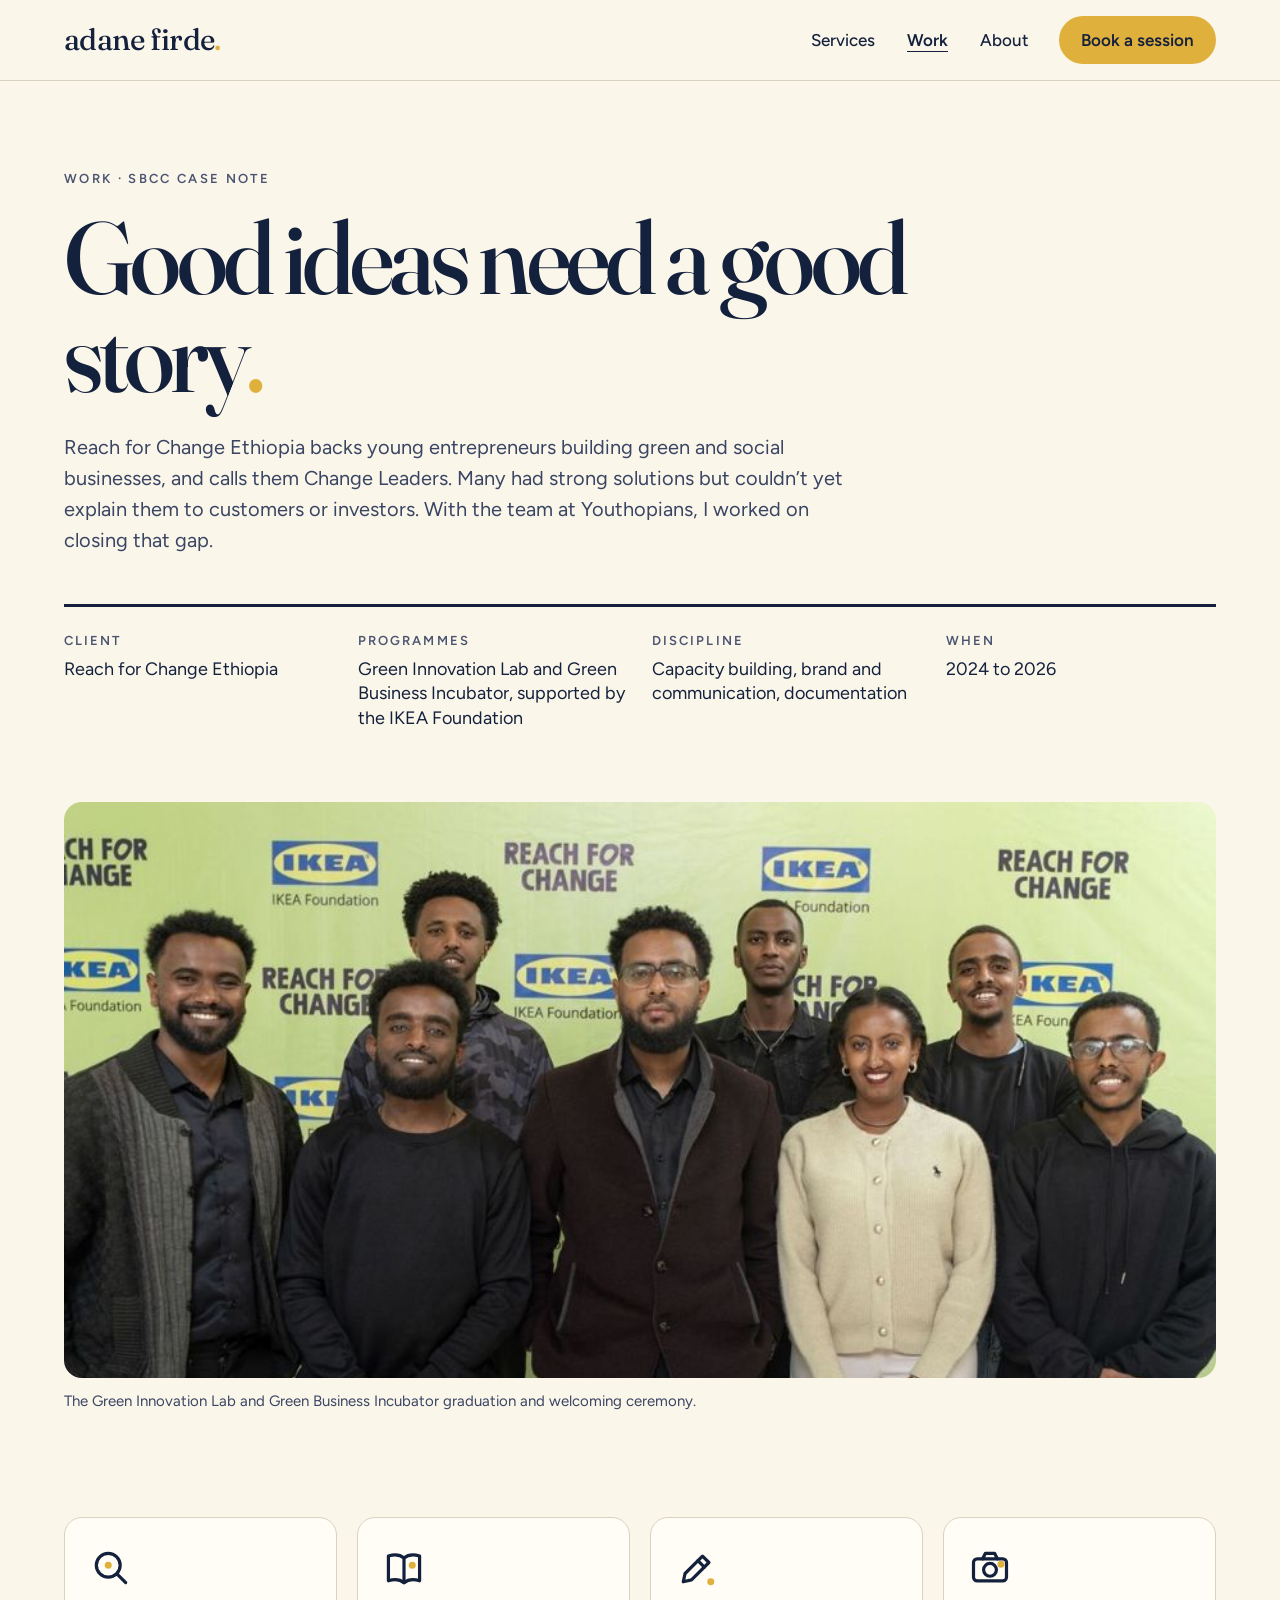
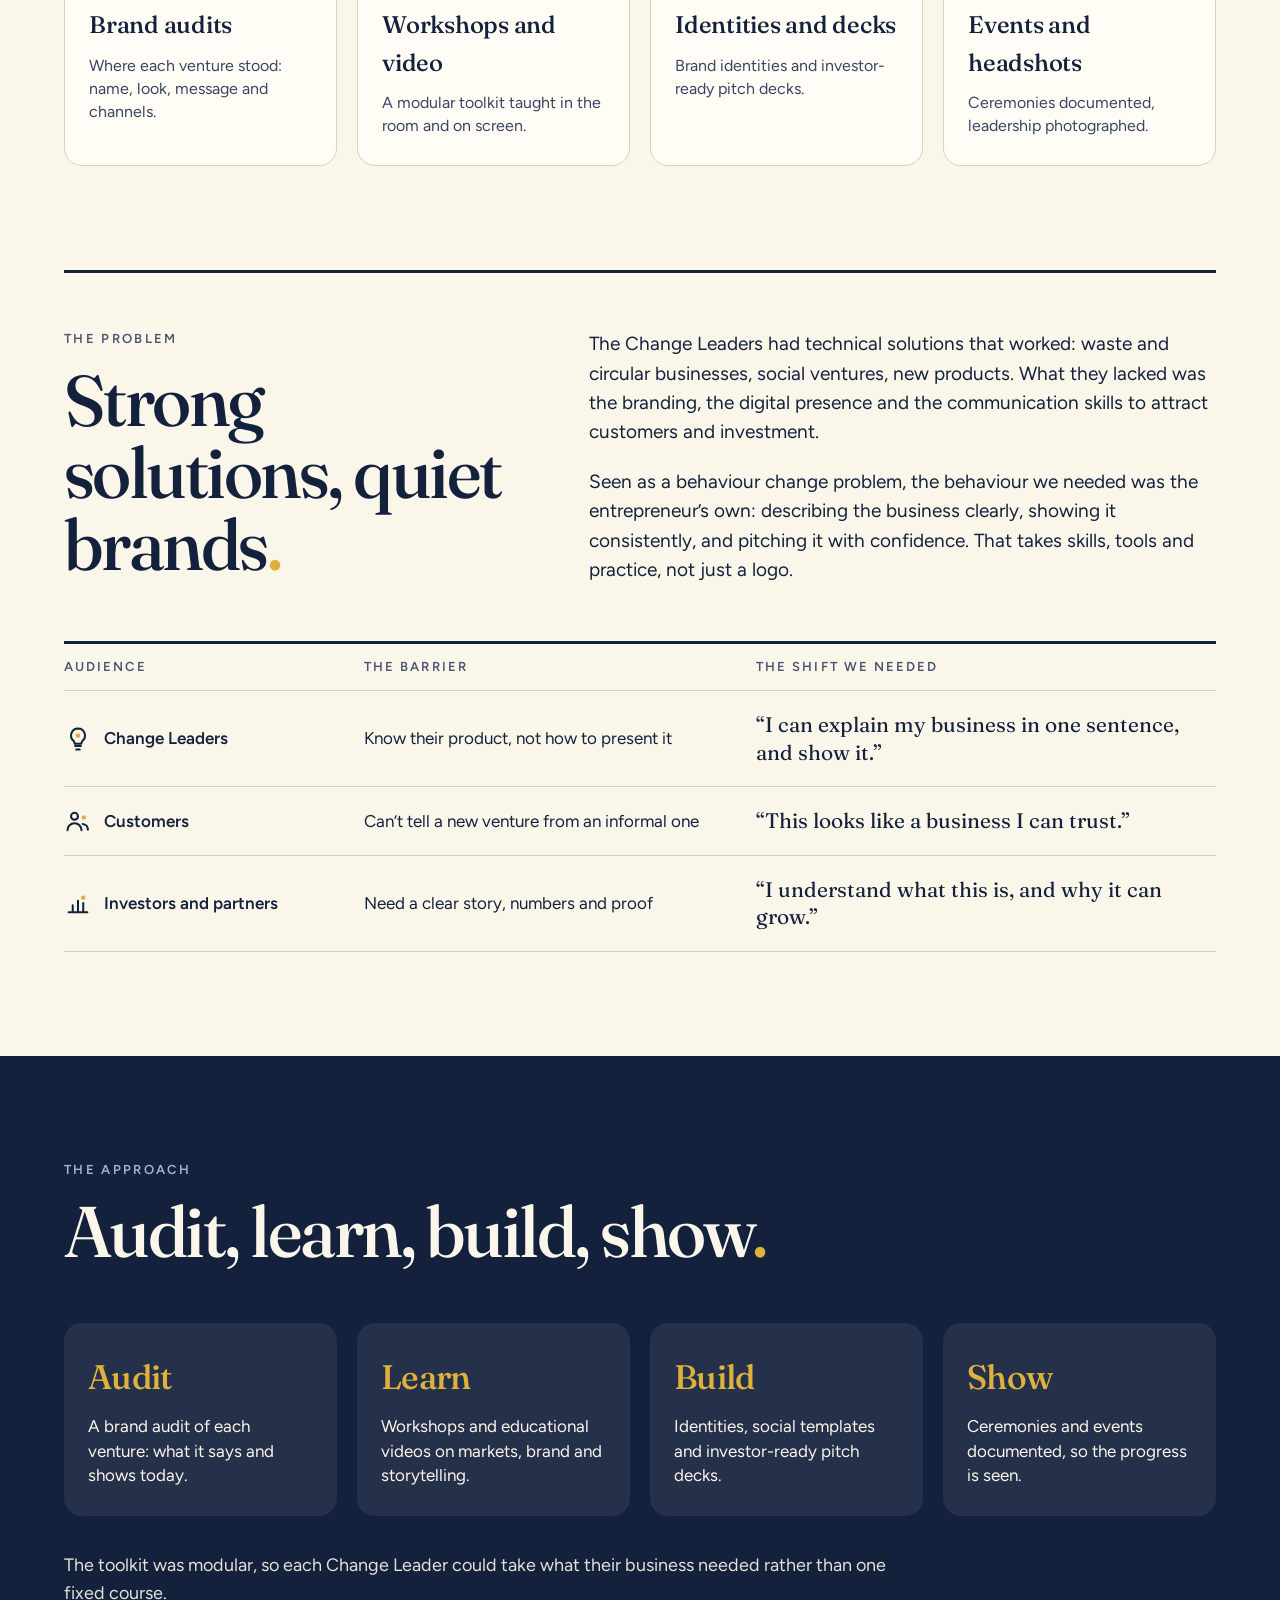
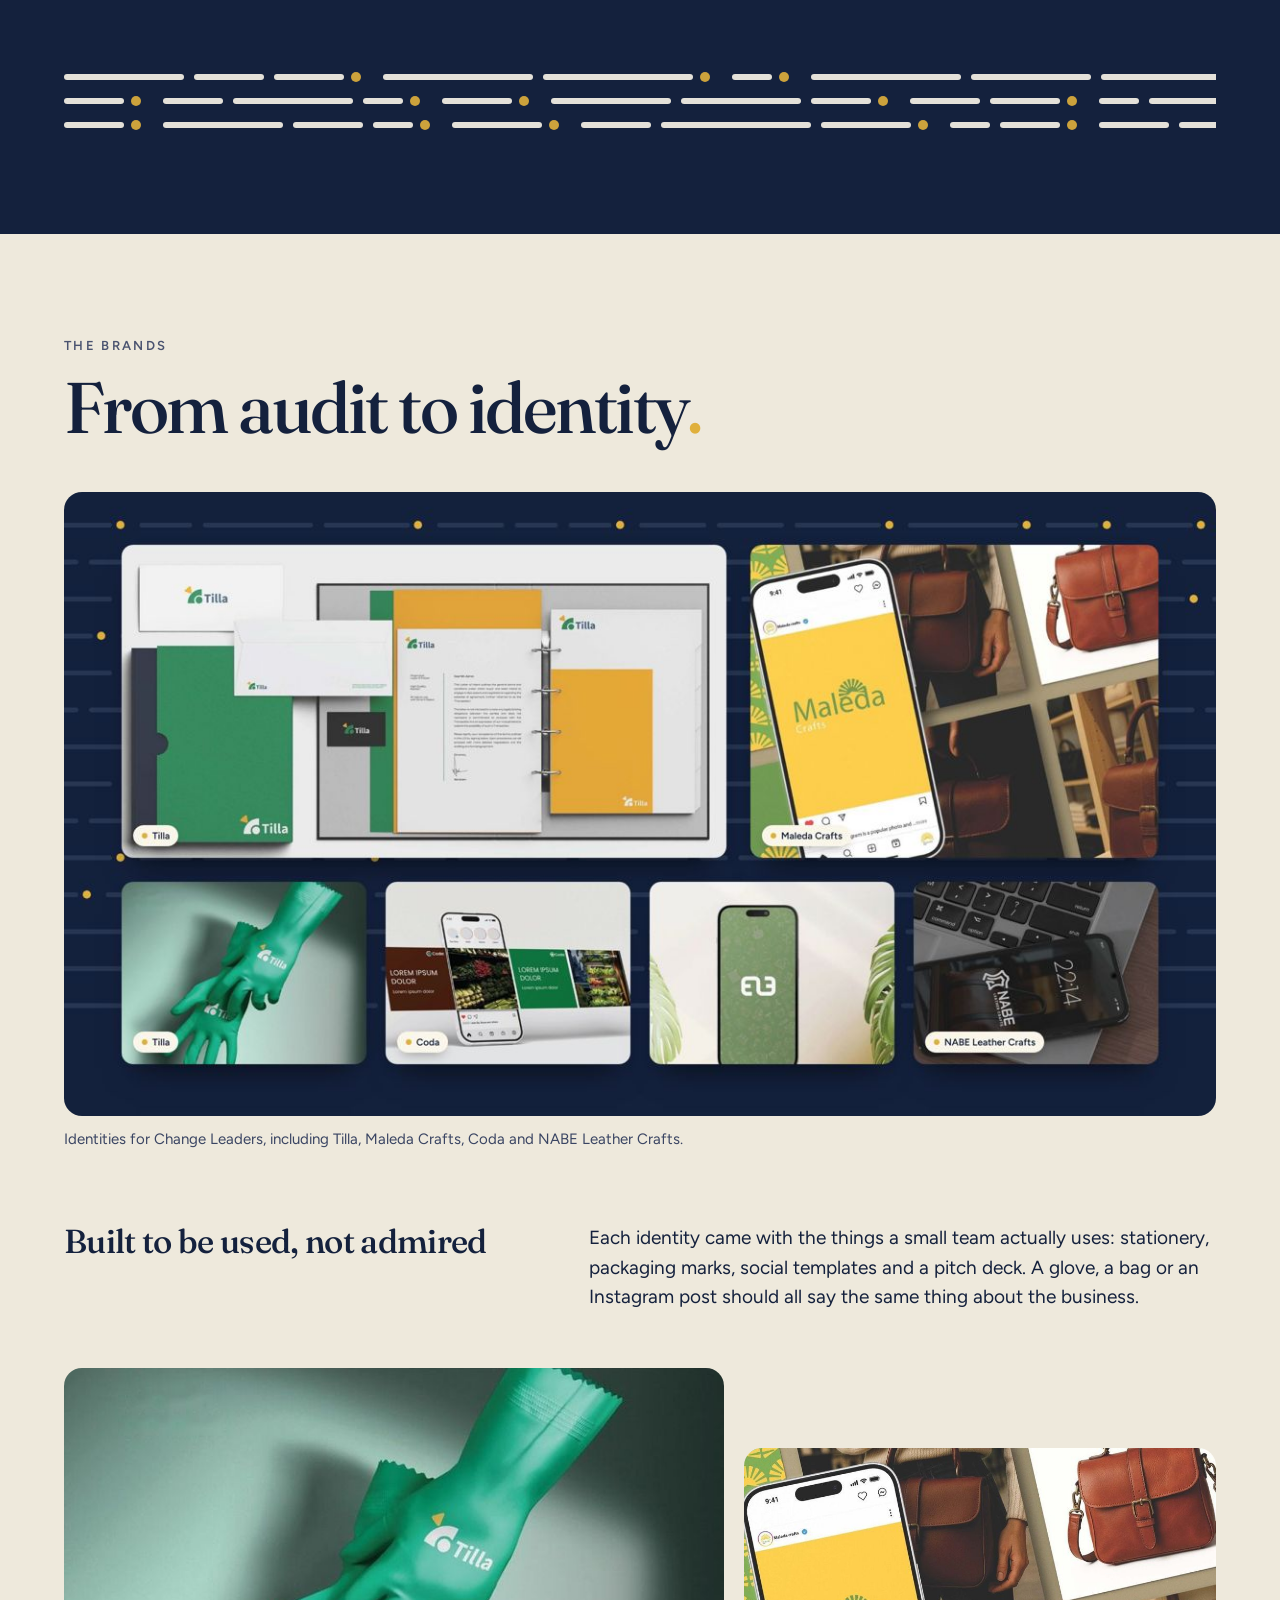
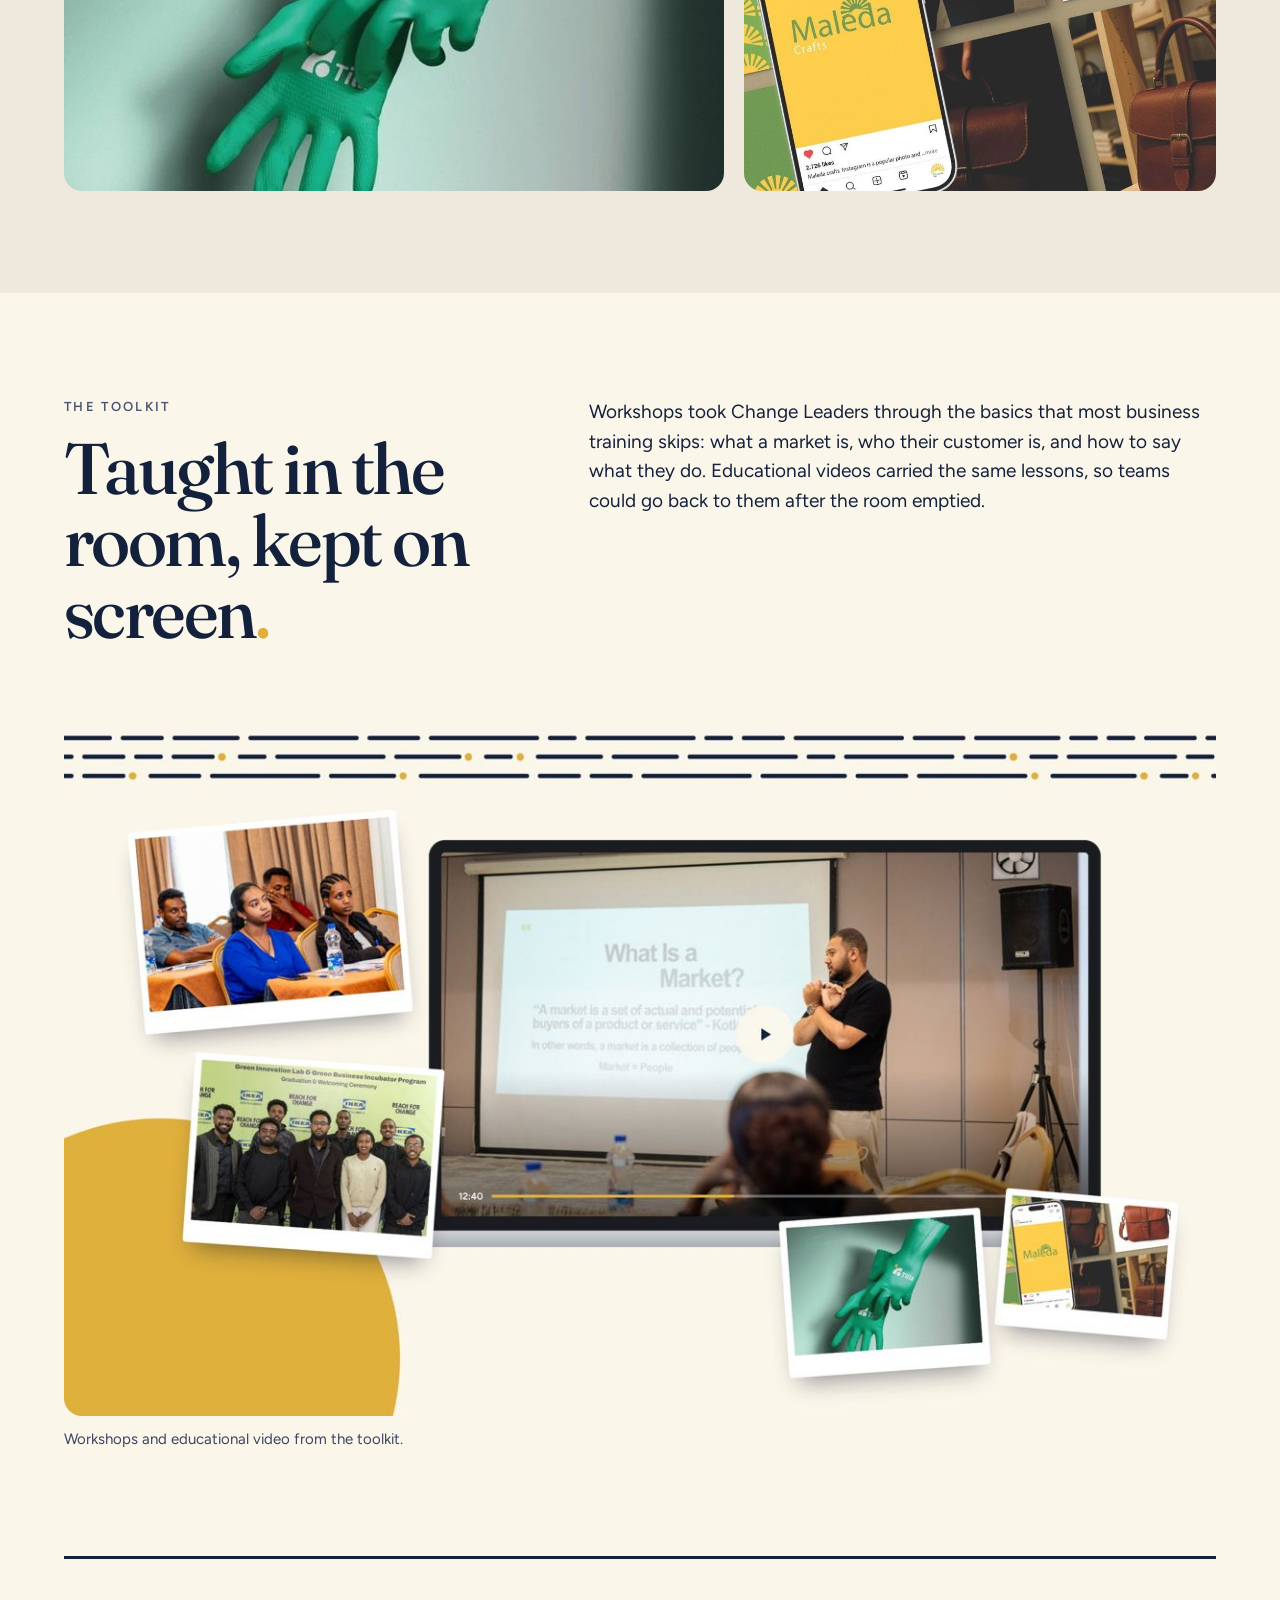
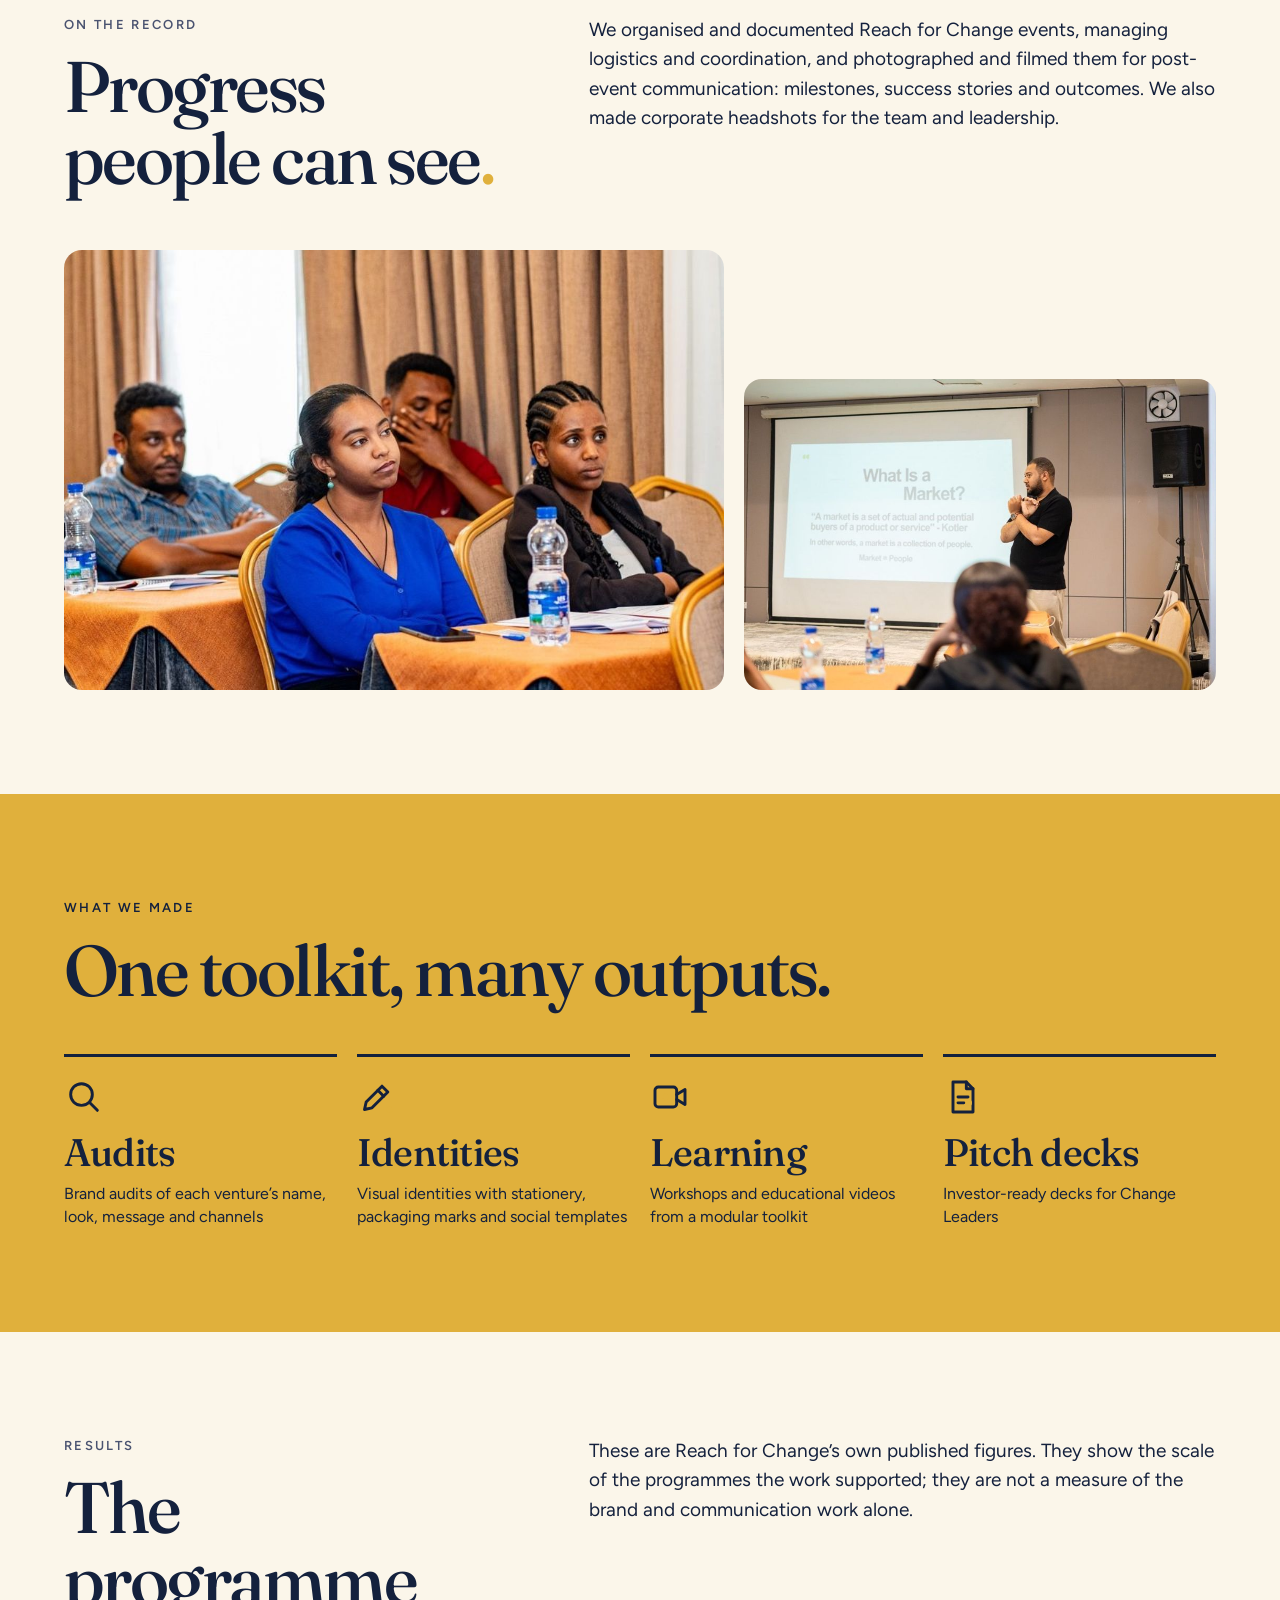
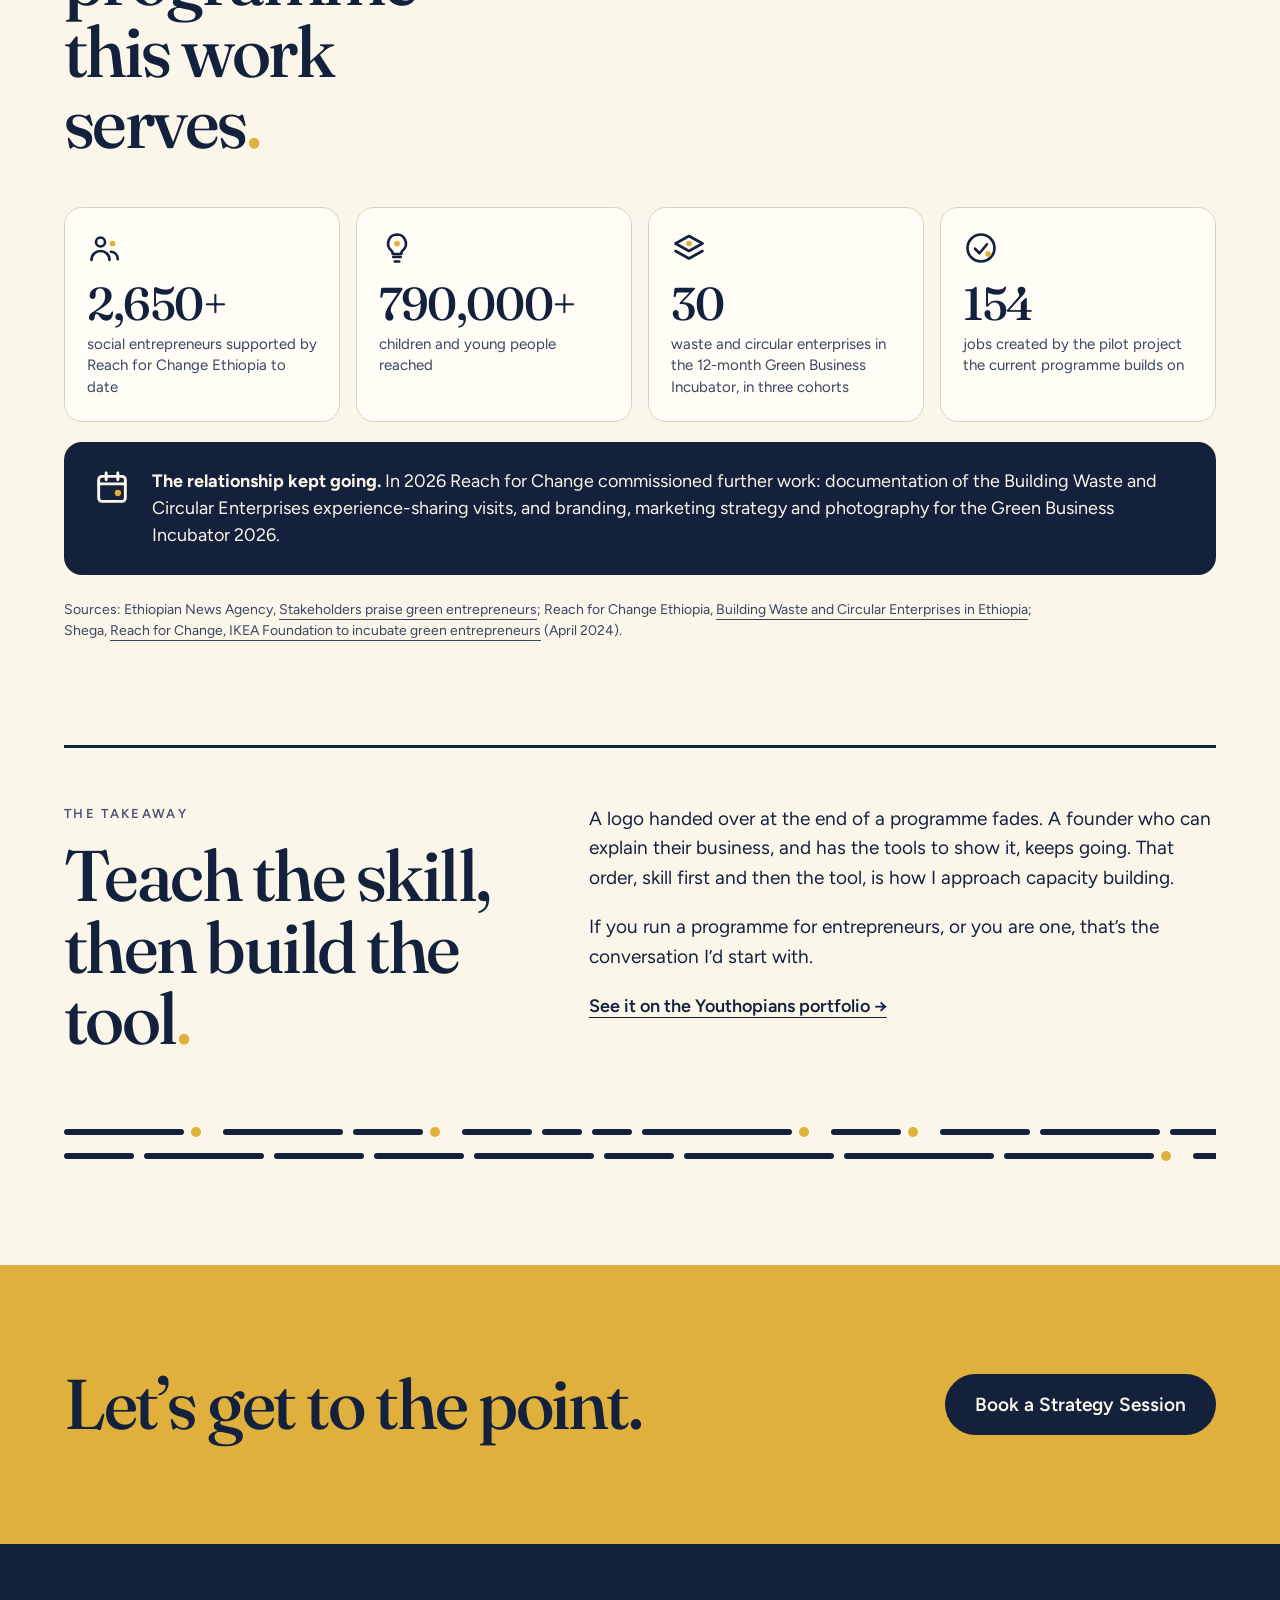
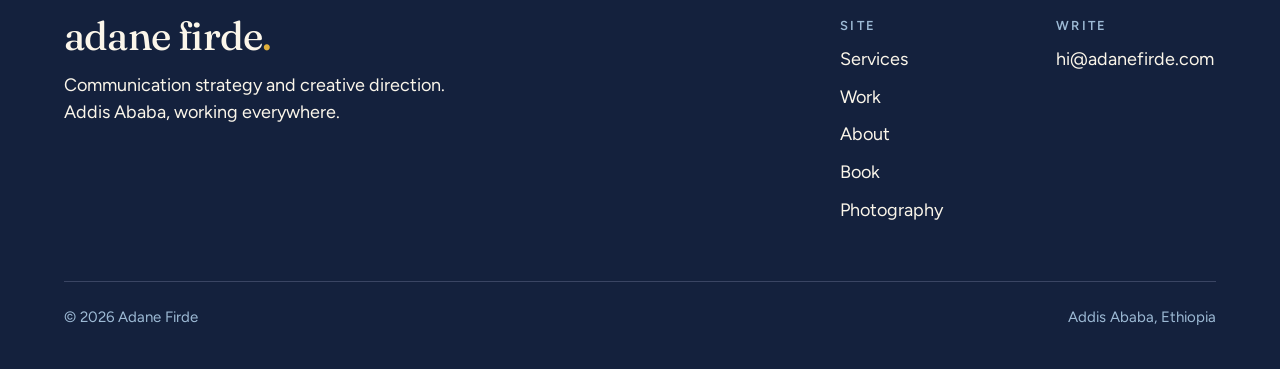
<file: work/reach-for-change/index.html>
<!doctype html>
<html lang="en">
<head>
<meta charset="utf-8">
<meta name="viewport" content="width=device-width, initial-scale=1">
<title>Reach for Change case note: helping Change Leaders tell their story | Adane Firde</title>
<meta name="description" content="Brand audits, identities, workshops, educational videos and event documentation for green entrepreneurs in Reach for Change Ethiopia’s programmes, supported by the IKEA Foundation.">
<link rel="canonical" href="https://adanefirde.com/work/reach-for-change/">
<meta name="robots" content="index,follow,max-image-preview:large">
<meta name="author" content="Adane Firde">
<meta property="og:site_name" content="Adane Firde">
<meta property="og:title" content="Reach for Change case note: helping Change Leaders tell their story | Adane Firde">
<meta property="og:description" content="Brand audits, identities, workshops, educational videos and event documentation for green entrepreneurs in Reach for Change Ethiopia’s programmes, supported by the IKEA Foundation.">
<meta property="og:type" content="article">
<meta property="og:url" content="https://adanefirde.com/work/reach-for-change/">
<meta property="og:image" content="https://adanefirde.com/photos/reach-for-change/rf-brands.jpg">
<meta property="og:image:width" content="2400">
<meta property="og:image:height" content="1300">
<meta property="og:image:alt" content="Brand identities designed for Reach for Change Ethiopia Change Leaders">
<meta property="og:locale" content="en_US">
<meta name="twitter:card" content="summary_large_image">
<meta name="twitter:title" content="Reach for Change case note: helping Change Leaders tell their story | Adane Firde">
<meta name="twitter:description" content="Brand audits, identities, workshops, educational videos and event documentation for green entrepreneurs in Reach for Change Ethiopia’s programmes, supported by the IKEA Foundation.">
<meta name="twitter:image" content="https://adanefirde.com/photos/reach-for-change/rf-brands.jpg">
<meta name="geo.region" content="ET-AA">
<meta name="geo.placename" content="Addis Ababa">
<meta name="theme-color" content="#14213D">
<link rel="icon" href="../../assets/favicon.svg" type="image/svg+xml">
<link rel="icon" href="/favicon.ico" sizes="48x48">
<link rel="apple-touch-icon" href="/assets/apple-touch-icon.png">
<link rel="manifest" href="/site.webmanifest">
<script type="application/ld+json">{"@context":"https://schema.org","@graph":[{"@type":"Article","headline":"Good ideas need a good story: Reach for Change","description":"Brand audits, identities, workshops, educational videos and event documentation for green entrepreneurs in Reach for Change Ethiopia’s programmes, supported by the IKEA Foundation.","url":"https://adanefirde.com/work/reach-for-change/","image":"https://adanefirde.com/photos/reach-for-change/rf-brands.jpg","author":{"@id":"https://adanefirde.com/#adane"},"publisher":{"@id":"https://adanefirde.com/#adane"},"about":{"@type":"Organization","name":"Reach for Change"},"inLanguage":"en","datePublished":"2026-11-15"},{"@type":"BreadcrumbList","itemListElement":[{"@type":"ListItem","position":1,"name":"Home","item":"https://adanefirde.com/"},{"@type":"ListItem","position":2,"name":"Work","item":"https://adanefirde.com/#work"},{"@type":"ListItem","position":3,"name":"Reach for Change","item":"https://adanefirde.com/work/reach-for-change/"}]}]}</script>
<link rel="preconnect" href="https://fonts.googleapis.com">
<link rel="preconnect" href="https://fonts.gstatic.com" crossorigin>
<link href="https://fonts.googleapis.com/css2?family=Fraunces:opsz,wght@9..144,400..600&family=Figtree:wght@400;500;600&display=swap" rel="stylesheet">
<link rel="stylesheet" href="../../assets/site.css?v=20261115e">
</head>
<body>
<a class="skip" href="#main">Skip to content</a>
<header class="hdr"><div class="wrap">
<a class="wm" href="../../" aria-label="adane firde, home">adane firde<span class="pt">.</span></a>
<button class="menu-btn" type="button" aria-expanded="false" aria-controls="nav">Menu <svg aria-hidden="true" width="22" height="22" viewBox="0 0 22 22"><path d="M2 7 H20 M2 15 H14" stroke="#14213D" stroke-width="2.4" stroke-linecap="round"/><circle cx="19" cy="15" r="2" fill="#E0B03C"/></svg></button>
<nav id="nav" class="nav" aria-label="Main"><a class="l" href="../../services/">Services</a><a class="l" href="../../#work" aria-current="page">Work</a><a class="l" href="../../about/" >About</a><a class="btn pri" href="../../book/">Book a session</a></nav>
</div></header>
<main id="main">
<section class="hero" aria-labelledby="cn-h"><div class="wrap">
<p class="lab"><a href="../../#work">Work</a> · SBCC case note</p>
<h1 id="cn-h" class="h1" style="font-size:clamp(54px,8vw,128px);max-width:15ch;margin-top:20px">Good ideas need a good story<span class="pt">.</span></h1>
<p class="lead" style="max-width:62ch;margin-top:28px">Reach for Change Ethiopia backs young entrepreneurs building green and social businesses, and calls them Change Leaders. Many had strong solutions but couldn’t yet explain them to customers or investors. With the team at Youthopians, I worked on closing that gap.</p>
<dl class="cn-facts">
<div><dt>Client</dt><dd>Reach for Change Ethiopia</dd></div>
<div><dt>Programmes</dt><dd>Green Innovation Lab and Green Business Incubator, supported by the IKEA Foundation</dd></div>
<div><dt>Discipline</dt><dd>Capacity building, brand and communication, documentation</dd></div>
<div><dt>When</dt><dd>2024 to 2026</dd></div>
</dl>
</div></section>
<div class="wrap"><figure class="cn-fig cn-hero"><img src="../../photos/reach-for-change/ceremony.jpg" srcset="../../photos/reach-for-change/ceremony-900.jpg 900w, ../../photos/reach-for-change/ceremony.jpg 1600w" sizes="(max-width:900px) 100vw, 70vw" alt="Change Leaders at the Green Innovation Lab and Green Business Incubator graduation and welcoming ceremony" width="1600" height="1065" loading="eager"><figcaption>The Green Innovation Lab and Green Business Incubator graduation and welcoming ceremony.</figcaption></figure></div>

<section class="sec" aria-labelledby="g-h"><div class="wrap">
<h2 id="g-h" class="vh">At a glance</h2>
<ul class="cn-glance">
<li><svg aria-hidden="true" class="ic" width="44" height="44" viewBox="0 0 24 24" fill="none" stroke="#14213D" stroke-width="1.75" stroke-linecap="round" stroke-linejoin="round"><circle cx="10.5" cy="10.5" r="6.5"/><path d="M15.5 15.5L20 20"/><circle cx="10.5" cy="10.5" r="1.9" fill="#E0B03C" stroke="none"/></svg><b>Brand audits</b><span>Where each venture stood: name, look, message and channels.</span></li>
<li><svg aria-hidden="true" class="ic" width="44" height="44" viewBox="0 0 24 24" fill="none" stroke="#14213D" stroke-width="1.75" stroke-linecap="round" stroke-linejoin="round"><path d="M3.5 5.5c3-1 6-1 8.5 1 2.5-2 5.5-2 8.5-1v13.5c-3-1-6-1-8.5 1-2.5-2-5.5-2-8.5-1z"/><path d="M12 6.5V20"/><circle cx="16.5" cy="10.5" r="1.9" fill="#E0B03C" stroke="none"/></svg><b>Workshops and video</b><span>A modular toolkit taught in the room and on screen.</span></li>
<li><svg aria-hidden="true" class="ic" width="44" height="44" viewBox="0 0 24 24" fill="none" stroke="#14213D" stroke-width="1.75" stroke-linecap="round" stroke-linejoin="round"><path d="M4.5 19.5l1-4.5L15 5.5l3.5 3.5L9 18.5z"/><path d="M12.5 8l3.5 3.5"/><circle cx="19.5" cy="19.5" r="1.9" fill="#E0B03C" stroke="none"/></svg><b>Identities and decks</b><span>Brand identities and investor-ready pitch decks.</span></li>
<li><svg aria-hidden="true" class="ic" width="44" height="44" viewBox="0 0 24 24" fill="none" stroke="#14213D" stroke-width="1.75" stroke-linecap="round" stroke-linejoin="round"><rect x="3" y="7" width="18" height="12" rx="2"/><path d="M8 7l1.5-3h5L16 7"/><circle cx="12" cy="13" r="3.5"/><circle cx="18" cy="10" r="1.9" fill="#E0B03C" stroke="none"/></svg><b>Events and headshots</b><span>Ceremonies documented, leadership photographed.</span></li>
</ul>
</div></section>

<section class="sec" style="padding-top:0" aria-labelledby="p-h"><div class="wrap">
<div class="cn-split" style="border-top:3px solid var(--navy);padding-top:56px">
<div><p class="lab">The problem</p><h2 id="p-h" class="h2" style="margin-top:16px">Strong solutions, quiet brands<span class="pt">.</span></h2></div>
<div class="stack cn-body">
<p>The Change Leaders had technical solutions that worked: waste and circular businesses, social ventures, new products. What they lacked was the branding, the digital presence and the communication skills to attract customers and investment.</p>
<p>Seen as a behaviour change problem, the behaviour we needed was the entrepreneur’s own: describing the business clearly, showing it consistently, and pitching it with confidence. That takes skills, tools and practice, not just a logo.</p>
</div></div>
<div class="cn-table" role="table" aria-label="Audience, barrier and the shift we needed">
<div class="cn-tr cn-th" role="row"><span role="columnheader">Audience</span><span role="columnheader">The barrier</span><span role="columnheader">The shift we needed</span></div>
<div class="cn-tr" role="row"><span role="cell"><b><svg aria-hidden="true" class="ic" width="28" height="28" viewBox="0 0 24 24" fill="none" stroke="#14213D" stroke-width="1.75" stroke-linecap="round" stroke-linejoin="round"><path d="M9.5 18h5M10.5 21h3M12 3a6 6 0 0 0-3.8 10.6c.7.7.9 1.4.9 2.4h5.8c0-1 .2-1.7.9-2.4A6 6 0 0 0 12 3z"/><circle cx="12" cy="9" r="1.9" fill="#E0B03C" stroke="none"/></svg>Change Leaders</b></span><span role="cell">Know their product, not how to present it</span><span role="cell">“I can explain my business in one sentence, and show it.”</span></div>
<div class="cn-tr" role="row"><span role="cell"><b><svg aria-hidden="true" class="ic" width="28" height="28" viewBox="0 0 24 24" fill="none" stroke="#14213D" stroke-width="1.75" stroke-linecap="round" stroke-linejoin="round"><circle cx="9" cy="8" r="3"/><path d="M3 20c0-3.5 2.7-6 6-6s6 2.5 6 6M16 14.5c2.6.2 4.5 2.2 4.5 5"/><circle cx="17" cy="9" r="1.9" fill="#E0B03C" stroke="none"/></svg>Customers</b></span><span role="cell">Can’t tell a new venture from an informal one</span><span role="cell">“This looks like a business I can trust.”</span></div>
<div class="cn-tr" role="row"><span role="cell"><b><svg aria-hidden="true" class="ic" width="28" height="28" viewBox="0 0 24 24" fill="none" stroke="#14213D" stroke-width="1.75" stroke-linecap="round" stroke-linejoin="round"><path d="M4 20h16M7.5 20v-6M12 20v-10M16.5 20v-8"/><circle cx="16.5" cy="7.5" r="1.9" fill="#E0B03C" stroke="none"/></svg>Investors and partners</b></span><span role="cell">Need a clear story, numbers and proof</span><span role="cell">“I understand what this is, and why it can grow.”</span></div>
</div>
</div></section>

<section class="sec navy" aria-labelledby="i-h"><div class="wrap">
<p class="lab" style="color:var(--sky)">The approach</p>
<h2 id="i-h" class="h2" style="margin-top:16px;max-width:16ch">Audit, learn, build, show<span class="pt">.</span></h2>
<ol class="cn-steps">
<li><b>Audit</b><span>A brand audit of each venture: what it says and shows today.</span></li>
<li><b>Learn</b><span>Workshops and educational videos on markets, brand and storytelling.</span></li>
<li><b>Build</b><span>Identities, social templates and investor-ready pitch decks.</span></li>
<li><b>Show</b><span>Ceremonies and events documented, so the progress is seen.</span></li>
</ol>
<p class="cn-note">The toolkit was modular, so each Change Leader could take what their business needed rather than one fixed course.</p>
<div class="pattern on-navy" aria-hidden="true"><div class="prow"><i style="width:120px"></i><i style="width:70px"></i><i style="width:70px"></i><b></b><i style="width:150px"></i><i style="width:150px"></i><b></b><i style="width:40px"></i><b></b><i style="width:150px"></i><i style="width:120px"></i><i style="width:150px"></i><i style="width:150px"></i><i style="width:120px"></i><b></b><i style="width:60px"></i><b></b><i style="width:150px"></i><i style="width:150px"></i><b></b><i style="width:120px"></i><b></b><i style="width:150px"></i><i style="width:70px"></i><i style="width:120px"></i><i style="width:90px"></i><i style="width:120px"></i><b></b><i style="width:90px"></i><i style="width:70px"></i><b></b><i style="width:70px"></i><i style="width:150px"></i><i style="width:90px"></i><i style="width:40px"></i></div><div class="prow"><i style="width:60px"></i><b></b><i style="width:60px"></i><i style="width:120px"></i><i style="width:40px"></i><b></b><i style="width:70px"></i><b></b><i style="width:120px"></i><i style="width:120px"></i><i style="width:60px"></i><b></b><i style="width:70px"></i><i style="width:70px"></i><b></b><i style="width:40px"></i><i style="width:120px"></i><i style="width:70px"></i><b></b><i style="width:70px"></i><b></b><i style="width:150px"></i><b></b><i style="width:150px"></i><b></b><i style="width:60px"></i><i style="width:40px"></i><i style="width:150px"></i><i style="width:40px"></i><i style="width:120px"></i><i style="width:90px"></i><i style="width:120px"></i><i style="width:60px"></i><b></b><i style="width:70px"></i><i style="width:150px"></i><b></b></div><div class="prow"><i style="width:60px"></i><b></b><i style="width:120px"></i><i style="width:70px"></i><i style="width:40px"></i><b></b><i style="width:90px"></i><b></b><i style="width:70px"></i><i style="width:150px"></i><i style="width:90px"></i><b></b><i style="width:40px"></i><i style="width:60px"></i><b></b><i style="width:70px"></i><i style="width:70px"></i><b></b><i style="width:90px"></i><i style="width:90px"></i><b></b><i style="width:90px"></i><i style="width:90px"></i><b></b><i style="width:90px"></i><i style="width:60px"></i><i style="width:60px"></i><i style="width:120px"></i><b></b><i style="width:150px"></i><i style="width:120px"></i><i style="width:70px"></i><i style="width:60px"></i><i style="width:120px"></i><b></b><i style="width:70px"></i></div></div>
</div></section>

<section class="cn-band" aria-labelledby="mk-h"><div class="wrap">
<p class="lab">The brands</p>
<h2 id="mk-h" class="h2" style="margin-top:16px;max-width:18ch">From audit to identity<span class="pt">.</span></h2>
<figure class="cn-fig cn-wide"><img src="../../photos/reach-for-change/rf-brands.jpg" srcset="../../photos/reach-for-change/rf-brands-1200.jpg 1200w, ../../photos/reach-for-change/rf-brands.jpg 2400w" sizes="(max-width:900px) 100vw, 70vw" alt="Brand identities for Change Leaders: Tilla stationery and gloves, Maleda Crafts on Instagram, Coda social posts and NABE Leather Crafts" width="2400" height="1300" loading="lazy"><figcaption>Identities for Change Leaders, including Tilla, Maleda Crafts, Coda and NABE Leather Crafts.</figcaption></figure>
<div class="cn-split" style="margin-top:72px">
<div><h3 class="h3 cn-h3">Built to be used, not admired</h3></div>
<div class="stack cn-body">
<p>Each identity came with the things a small team actually uses: stationery, packaging marks, social templates and a pitch deck. A glove, a bag or an Instagram post should all say the same thing about the business.</p>
</div></div>
<div class="cn-pair"><figure class="cn-fig"><img src="../../photos/reach-for-change/tilla-gloves.jpg" srcset="../../photos/reach-for-change/tilla-gloves-900.jpg 900w, ../../photos/reach-for-change/tilla-gloves.jpg 780w" sizes="(max-width:900px) 100vw, 70vw" alt="Green work gloves printed with the Tilla logo" width="780" height="500" loading="lazy"></figure><figure class="cn-fig"><img src="../../photos/reach-for-change/maleda-insta.jpg" srcset="../../photos/reach-for-change/maleda-insta-900.jpg 900w, ../../photos/reach-for-change/maleda-insta.jpg 1132w" sizes="(max-width:900px) 100vw, 70vw" alt="A phone showing the Maleda Crafts Instagram profile next to leather bags" width="1132" height="822" loading="lazy"></figure></div>
</div></section>

<section class="sec" aria-labelledby="w-h"><div class="wrap">
<div class="cn-split">
<div><p class="lab">The toolkit</p><h2 id="w-h" class="h2" style="margin-top:16px">Taught in the room, kept on screen<span class="pt">.</span></h2></div>
<div class="stack cn-body">
<p>Workshops took Change Leaders through the basics that most business training skips: what a market is, who their customer is, and how to say what they do. Educational videos carried the same lessons, so teams could go back to them after the room emptied.</p>
</div></div>
<figure class="cn-fig cn-wide"><img src="../../photos/reach-for-change/rf-workshop.jpg" srcset="../../photos/reach-for-change/rf-workshop-1200.jpg 1200w, ../../photos/reach-for-change/rf-workshop.jpg 2400w" sizes="(max-width:900px) 100vw, 70vw" alt="A laptop playing a workshop on markets, with prints of the workshop room, the ceremony and brand work" width="2400" height="1500" loading="lazy"><figcaption>Workshops and educational video from the toolkit.</figcaption></figure>
</div></section>

<section class="sec" style="padding-top:0" aria-labelledby="e-h"><div class="wrap">
<div class="cn-split" style="border-top:3px solid var(--navy);padding-top:56px">
<div><p class="lab">On the record</p><h2 id="e-h" class="h2" style="margin-top:16px">Progress people can see<span class="pt">.</span></h2></div>
<div class="stack cn-body">
<p>We organised and documented Reach for Change events, managing logistics and coordination, and photographed and filmed them for post-event communication: milestones, success stories and outcomes. We also made corporate headshots for the team and leadership.</p>
</div></div>
<div class="cn-pair"><figure class="cn-fig"><img src="../../photos/reach-for-change/workshop-room.jpg" srcset="../../photos/reach-for-change/workshop-room-900.jpg 900w, ../../photos/reach-for-change/workshop-room.jpg 1152w" sizes="(max-width:900px) 100vw, 70vw" alt="Change Leaders listening during a workshop session" width="1152" height="768" loading="lazy"></figure><figure class="cn-fig"><img src="../../photos/reach-for-change/workshop-talk.jpg" srcset="../../photos/reach-for-change/workshop-talk-900.jpg 900w, ../../photos/reach-for-change/workshop-talk.jpg 1300w" sizes="(max-width:900px) 100vw, 70vw" alt="A facilitator presenting a slide titled What Is a Market" width="1300" height="860" loading="lazy"></figure></div>
</div></section>

<section class="sec mus on-mus" aria-labelledby="d-h"><div class="wrap">
<p class="lab">What we made</p>
<h2 id="d-h" class="h2" style="margin-top:16px;max-width:18ch">One toolkit, many outputs<span class="pt">.</span></h2>
<div class="cn-nums cn-outs">
<div><svg aria-hidden="true" class="ic" width="40" height="40" viewBox="0 0 24 24" fill="none" stroke="#14213D" stroke-width="1.75" stroke-linecap="round" stroke-linejoin="round"><circle cx="10.5" cy="10.5" r="6.5"/><path d="M15.5 15.5L20 20"/><circle cx="10.5" cy="10.5" r="1.9" fill="#E0B03C" stroke="none"/></svg><b>Audits</b><span>Brand audits of each venture’s name, look, message and channels</span></div>
<div><svg aria-hidden="true" class="ic" width="40" height="40" viewBox="0 0 24 24" fill="none" stroke="#14213D" stroke-width="1.75" stroke-linecap="round" stroke-linejoin="round"><path d="M4.5 19.5l1-4.5L15 5.5l3.5 3.5L9 18.5z"/><path d="M12.5 8l3.5 3.5"/><circle cx="19.5" cy="19.5" r="1.9" fill="#E0B03C" stroke="none"/></svg><b>Identities</b><span>Visual identities with stationery, packaging marks and social templates</span></div>
<div><svg aria-hidden="true" class="ic" width="40" height="40" viewBox="0 0 24 24" fill="none" stroke="#14213D" stroke-width="1.75" stroke-linecap="round" stroke-linejoin="round"><rect x="3" y="6" width="13" height="12" rx="2"/><path d="M16 10.5l5-3v9l-5-3"/><circle cx="9.5" cy="12" r="1.9" fill="#E0B03C" stroke="none"/></svg><b>Learning</b><span>Workshops and educational videos from a modular toolkit</span></div>
<div><svg aria-hidden="true" class="ic" width="40" height="40" viewBox="0 0 24 24" fill="none" stroke="#14213D" stroke-width="1.75" stroke-linecap="round" stroke-linejoin="round"><path d="M6 3h8l4 4v14H6z"/><path d="M14 3v4h4M9 12h6M9 15.5h3.5"/><circle cx="15.5" cy="15.5" r="1.9" fill="#E0B03C" stroke="none"/></svg><b>Pitch decks</b><span>Investor-ready decks for Change Leaders</span></div>
</div>
</div></section>

<section class="sec" aria-labelledby="r-h"><div class="wrap">
<div class="cn-split">
<div><p class="lab">Results</p><h2 id="r-h" class="h2" style="margin-top:16px">The programme this work serves<span class="pt">.</span></h2></div>
<p class="cn-body">These are Reach for Change’s own published figures. They show the scale of the programmes the work supported; they are not a measure of the brand and communication work alone.</p>
</div>
<div class="cn-kpis cn-kpis4">
<div><svg aria-hidden="true" class="ic" width="36" height="36" viewBox="0 0 24 24" fill="none" stroke="#14213D" stroke-width="1.75" stroke-linecap="round" stroke-linejoin="round"><circle cx="9" cy="8" r="3"/><path d="M3 20c0-3.5 2.7-6 6-6s6 2.5 6 6M16 14.5c2.6.2 4.5 2.2 4.5 5"/><circle cx="17" cy="9" r="1.9" fill="#E0B03C" stroke="none"/></svg><b>2,650+</b><span>social entrepreneurs supported by Reach for Change Ethiopia to date</span></div>
<div><svg aria-hidden="true" class="ic" width="36" height="36" viewBox="0 0 24 24" fill="none" stroke="#14213D" stroke-width="1.75" stroke-linecap="round" stroke-linejoin="round"><path d="M9.5 18h5M10.5 21h3M12 3a6 6 0 0 0-3.8 10.6c.7.7.9 1.4.9 2.4h5.8c0-1 .2-1.7.9-2.4A6 6 0 0 0 12 3z"/><circle cx="12" cy="9" r="1.9" fill="#E0B03C" stroke="none"/></svg><b>790,000+</b><span>children and young people reached</span></div>
<div><svg aria-hidden="true" class="ic" width="36" height="36" viewBox="0 0 24 24" fill="none" stroke="#14213D" stroke-width="1.75" stroke-linecap="round" stroke-linejoin="round"><path d="M12 4l9 5-9 5-9-5z"/><path d="M3 14l9 5 9-5"/><circle cx="12" cy="9" r="1.9" fill="#E0B03C" stroke="none"/></svg><b>30</b><span>waste and circular enterprises in the 12-month Green Business Incubator, in three cohorts</span></div>
<div><svg aria-hidden="true" class="ic" width="36" height="36" viewBox="0 0 24 24" fill="none" stroke="#14213D" stroke-width="1.75" stroke-linecap="round" stroke-linejoin="round"><circle cx="12" cy="12" r="9"/><path d="M8 12.5l3 3 5-6"/><circle cx="16.8" cy="16" r="1.9" fill="#E0B03C" stroke="none"/></svg><b>154</b><span>jobs created by the pilot project the current programme builds on</span></div>
</div>
<div class="cn-repeat"><svg aria-hidden="true" class="ic" width="40" height="40" viewBox="0 0 24 24" fill="none" stroke="#FBF6EA" stroke-width="1.75" stroke-linecap="round" stroke-linejoin="round"><rect x="4" y="5" width="16" height="15" rx="2"/><path d="M4 9.5h16M8.5 3v4M15.5 3v4"/><circle cx="15.5" cy="15" r="1.9" fill="#E0B03C" stroke="none"/></svg><p><b>The relationship kept going.</b> In 2026 Reach for Change commissioned further work: documentation of the Building Waste and Circular Enterprises experience-sharing visits, and branding, marketing strategy and photography for the Green Business Incubator 2026.</p></div>
<p class="cn-src">Sources: Ethiopian News Agency, <a href="https://www.ena.et/web/eng/w/eng_9010474">Stakeholders praise green entrepreneurs</a>; Reach for Change Ethiopia, <a href="https://ethiopia.reachforchange.org/bwce2024/">Building Waste and Circular Enterprises in Ethiopia</a>; Shega, <a href="https://shega.co/news/reach-for-change-ikea-foundation-to-incubate-green-entrepreneurs">Reach for Change, IKEA Foundation to incubate green entrepreneurs</a> (April 2024).</p>
</div></section>

<section class="sec" style="padding-top:0" aria-labelledby="t-h"><div class="wrap">
<div class="cn-split" style="border-top:3px solid var(--navy);padding-top:56px">
<div><p class="lab">The takeaway</p><h2 id="t-h" class="h2" style="margin-top:16px">Teach the skill, then build the tool<span class="pt">.</span></h2></div>
<div class="stack cn-body">
<p>A logo handed over at the end of a programme fades. A founder who can explain their business, and has the tools to show it, keeps going. That order, skill first and then the tool, is how I approach capacity building.</p>
<p>If you run a programme for entrepreneurs, or you are one, that’s the conversation I’d start with.</p>
<p><a class="more" href="https://youthopians.com/portfolios/reachfc/">See it on the Youthopians portfolio →</a></p>
</div></div>
<div class="pattern " aria-hidden="true"><div class="prow"><i style="width:120px"></i><b></b><i style="width:120px"></i><i style="width:70px"></i><b></b><i style="width:70px"></i><i style="width:40px"></i><i style="width:40px"></i><i style="width:150px"></i><b></b><i style="width:70px"></i><b></b><i style="width:90px"></i><i style="width:120px"></i><i style="width:150px"></i><b></b><i style="width:60px"></i><b></b><i style="width:90px"></i><i style="width:150px"></i><i style="width:60px"></i><i style="width:90px"></i><i style="width:120px"></i><i style="width:90px"></i><i style="width:90px"></i><i style="width:70px"></i><i style="width:120px"></i><i style="width:90px"></i><i style="width:120px"></i><i style="width:40px"></i><i style="width:70px"></i><i style="width:70px"></i><b></b></div><div class="prow"><i style="width:70px"></i><i style="width:120px"></i><i style="width:90px"></i><i style="width:90px"></i><i style="width:120px"></i><i style="width:70px"></i><i style="width:150px"></i><i style="width:150px"></i><i style="width:150px"></i><b></b><i style="width:70px"></i><b></b><i style="width:40px"></i><i style="width:90px"></i><i style="width:60px"></i><i style="width:70px"></i><i style="width:40px"></i><i style="width:150px"></i><i style="width:40px"></i><i style="width:120px"></i><i style="width:40px"></i><i style="width:40px"></i><b></b><i style="width:150px"></i><i style="width:60px"></i><b></b><i style="width:150px"></i><b></b><i style="width:90px"></i><b></b><i style="width:60px"></i><b></b><i style="width:60px"></i></div></div>
</div></section>
<section class="sec mus on-mus" aria-label="Book"><div class="wrap"><div style="display:flex;flex-wrap:wrap;justify-content:space-between;align-items:center;gap:32px"><h2 class="serif" style="font-size:clamp(40px,5.5vw,72px);line-height:1;letter-spacing:-.035em">Let’s get to the point<span class="pt">.</span></h2><a class="btn dark lg" href="../../book/">Book a Strategy Session</a></div></div></section>
</main>
<footer class="ftr"><div class="wrap">
<div class="ftr-g">
<div class="stack" style="max-width:420px;gap:16px"><a class="wm" href="../../" style="font-size:40px">adane firde<span class="pt">.</span></a><p>Communication strategy and creative direction. Addis Ababa, working everywhere.</p></div>
<div style="display:flex;flex-wrap:wrap;gap:56px">
<div class="ftr-c"><p class="lab" style="color:var(--sky)">Site</p><a href="../../services/">Services</a><a href="../../#work">Work</a><a href="../../about/">About</a><a href="../../book/">Book</a><a href="../../photography/">Photography</a></div>
<div class="ftr-c"><p class="lab" style="color:var(--sky)">Write</p><a href="mailto:hi@adanefirde.com">hi@adanefirde.com</a></div>
</div></div>
<div class="ftr-b"><p>© 2026 Adane Firde</p><p>Addis Ababa, Ethiopia</p></div>
</div></footer>
<script>
(function(){var b=document.querySelector('.menu-btn'),n=document.getElementById('nav');if(!b)return;b.addEventListener('click',function(){var o=n.classList.toggle('open');b.setAttribute('aria-expanded',o?'true':'false')})})();
</script>

</body>
</html>
</file>
<file: assets/site.css>
:root{--navy:#14213D;--cream:#FBF6EA;--mus:#E0B03C;--mus-h:#C99A2E;--sky:#9DBAD5;--paper:#FFFDF6;--line:#D9D2C0;--soft:#3A4563;--lab:#4A5370;--serif:"Fraunces",Georgia,serif;--sans:"Figtree",Arial,sans-serif}
*{box-sizing:border-box}
html{scroll-behavior:smooth}
body{margin:0;background:var(--cream);color:var(--navy);font-family:var(--sans);font-size:18px;line-height:1.55;-webkit-font-smoothing:antialiased}
h1,h2,h3,p,ul,ol,dl,dd,figure{margin:0}
a{color:var(--navy);text-underline-offset:5px}
a:hover{color:#0B1326}
:focus-visible{outline:3px solid var(--sky);outline-offset:2px}
.skip{position:absolute;left:-999px;top:8px;background:var(--mus);padding:10px 16px;border-radius:999px;font-weight:600;z-index:10}
.skip:focus{left:16px}
.wrap{max-width:1760px;margin:0 auto;padding:0 clamp(48px,5vw,96px)}
.pt{color:var(--mus)}
.on-mus .pt{color:var(--navy)}
.lab{font-size:13px;font-weight:600;letter-spacing:.18em;text-transform:uppercase;color:var(--lab)}
.on-navy .lab{color:var(--sky)}
.on-mus .lab{color:var(--navy)}
.serif{font-family:var(--serif);font-weight:500}
.wm{font-family:var(--serif);font-weight:450;letter-spacing:-.02em;text-decoration:none;font-size:30px;line-height:1}
.lead{font-size:clamp(20px,1.4vw,24px);color:var(--soft);max-width:680px}
.work .t,.tier .t,.rule .t{max-width:62ch}
.t{color:var(--soft)}
.on-navy .t{color:var(--sky)}
/* header */
.hdr{border-bottom:1px solid var(--line);background:var(--cream)}
.hdr .wrap{display:flex;flex-wrap:wrap;align-items:center;justify-content:space-between;gap:16px;padding-top:16px;padding-bottom:16px}
.nav{display:flex;flex-wrap:wrap;align-items:center;gap:28px}
.nav a.l{font-size:17px;font-weight:500;text-decoration:none;padding:10px 2px}
.nav a.l[aria-current]{font-weight:600;text-decoration:underline}
.menu-btn{display:none}
/* buttons */
.btn{display:inline-flex;align-items:center;justify-content:center;min-height:44px;padding:11px 22px;border-radius:999px;font-weight:600;font-size:17px;text-decoration:none;border:0;cursor:pointer;font-family:var(--sans)}
.btn.lg{padding:16px 30px;font-size:19px}
.btn.pri{background:var(--mus);color:var(--navy)}
.btn.pri:hover{background:var(--mus-h);color:var(--navy)}
.btn.dark{background:var(--navy);color:var(--cream)}
.btn.dark:hover{background:#0B1326;color:var(--cream)}
.btn.out{background:transparent;color:var(--navy);box-shadow:inset 0 0 0 2px var(--navy)}
.more{font-size:18px;font-weight:600}
/* sections */
.sec{padding:104px 0}
.navy{background:var(--navy);color:var(--cream)}
.mus{background:var(--mus);color:var(--navy)}
.paper{background:var(--paper);border-top:1px solid var(--line);border-bottom:1px solid var(--line)}
.h1{font-family:var(--serif);font-weight:500;font-size:clamp(60px,9.5vw,176px);line-height:.95;letter-spacing:-.045em}
.h2{font-family:var(--serif);font-weight:500;font-size:clamp(40px,5.6vw,96px);line-height:1;letter-spacing:-.035em}
.h3{font-family:var(--serif);font-weight:500;font-size:30px;line-height:1.15}
.stack{display:flex;flex-direction:column;gap:20px}
.head-row{display:flex;flex-wrap:wrap;justify-content:space-between;align-items:flex-end;gap:24px;margin-bottom:48px}
.grid3{display:grid;grid-template-columns:repeat(auto-fit,minmax(260px,1fr));gap:40px}
.rule{border-top:3px solid var(--navy);padding-top:18px;display:flex;flex-direction:column;gap:12px}
.on-navy .rule{border-color:var(--mus)}
.on-navy .h3,.on-navy .h2{color:var(--cream)}
/* hero */
.hero{padding:88px 0 64px}
.hero-g{display:flex;flex-wrap:wrap;gap:64px;align-items:flex-end}
.hero-l{flex:999 1 560px;min-width:0;display:flex;flex-direction:column;gap:28px}
.hero-r{flex:1 1 300px}
.cta-row{display:flex;flex-wrap:wrap;gap:20px;align-items:center}
.small{font-size:15px;color:var(--lab)}
.seal{aspect-ratio:1/1;width:100%;max-width:480px;border-radius:50%;background:var(--navy);display:flex;align-items:center;justify-content:center;margin-left:auto}
.seal span{font-family:var(--serif);font-weight:500;font-size:clamp(90px,11vw,170px);letter-spacing:-.04em;color:var(--cream);line-height:1;transform:translateY(-4%)}
.pattern{display:flex;flex-direction:column;gap:14px;overflow:hidden;margin-top:72px}
.prow{display:flex;align-items:center;gap:10px;white-space:nowrap}
.pattern i{display:block;flex:none;height:6px;border-radius:3px;background:var(--navy)}
.pattern b{display:block;flex:none;width:10px;height:10px;border-radius:5px;background:var(--mus);margin:0 12px 0 -3px}
/* clients */
.clients{display:flex;flex-wrap:wrap;gap:12px 40px;margin-top:20px}
.clients span{font-family:var(--serif);font-size:26px;color:var(--navy)}
/* offers */
.session{background:var(--mus);padding:36px 40px;display:flex;flex-wrap:wrap;align-items:center;justify-content:space-between;gap:24px;margin-bottom:24px}
.session .in{display:flex;align-items:center;gap:24px}
.cards{display:flex;flex-wrap:wrap;gap:24px}
.card{flex:1 1 340px;background:var(--paper);border:1px solid var(--line);padding:32px;display:flex;flex-direction:column;gap:16px}
.card.dk{flex:1 1 280px;background:var(--navy);border-color:var(--navy);color:var(--cream)}
.rows{border-top:3px solid var(--navy);display:flex;flex-direction:column}
.rows div{display:flex;flex-wrap:wrap;justify-content:space-between;gap:4px 16px;padding:14px 0;border-bottom:2px dashed var(--sky);font-size:17px}
.rows .n{font-weight:600}
.rows .p{color:var(--soft);text-align:right;white-space:nowrap}
.rows .p b{color:var(--navy)}
.card .more{margin-top:auto}
.card.dk .more{color:var(--cream)}
.price{font-family:var(--serif);font-size:30px;color:var(--mus)}
/* method */
.steps{list-style:none;padding:0;display:grid;grid-template-columns:repeat(auto-fit,minmax(220px,1fr));gap:40px}
.steps li{display:flex;flex-direction:column;gap:12px}
.num{font-size:15px;font-weight:600;letter-spacing:.16em;color:var(--lab)}
/* work */
.work{display:flex;flex-direction:column;border-top:4px solid var(--navy)}
.work article{display:grid;grid-template-columns:minmax(200px,1fr) minmax(0,2fr);gap:24px;padding:22px 0;border-bottom:2px dashed var(--sky);align-items:baseline}
.work .k{font-size:13px;font-weight:600;letter-spacing:.16em;text-transform:uppercase;color:var(--lab);margin-bottom:6px}
/* list */
.dots{list-style:none;padding:0;display:flex;flex-direction:column}
.dots li{display:flex;gap:14px;align-items:center;padding:14px 0;border-bottom:2px dashed var(--sky)}
.dots li::before{content:"";flex:none;width:10px;height:10px;border-radius:5px;background:var(--mus)}
.dots.no li::before{width:16px;height:3px;border-radius:0;background:var(--navy)}
.th{font-size:15px;font-weight:600;letter-spacing:.16em;text-transform:uppercase;border-top:4px solid var(--navy);border-bottom:2px solid var(--navy);padding:12px 0}
/* services page */
.tier{display:grid;grid-template-columns:repeat(auto-fit,minmax(260px,1fr));gap:32px;padding:40px 0;border-bottom:2px dashed var(--sky)}
.group-h{border-bottom:4px solid var(--navy);padding-bottom:24px;display:flex;flex-direction:column;gap:12px}
.toc{flex:1 1 260px;display:flex;flex-direction:column;border-top:3px solid var(--navy)}
.toc a{display:flex;justify-content:space-between;padding:14px 0;border-bottom:2px dashed var(--sky);font-weight:600;text-decoration:none}
/* footer */
.ftr{background:var(--navy);color:var(--cream);padding:72px 0 40px}
.ftr a{color:var(--cream);text-decoration:none}
.ftr a:hover{text-decoration:underline;color:var(--cream)}
.ftr-g{display:flex;flex-wrap:wrap;justify-content:space-between;gap:48px}
.ftr-c{display:flex;flex-direction:column;gap:10px;min-width:160px}
.ftr-b{margin-top:56px;padding-top:24px;border-top:1px solid var(--soft);display:flex;flex-wrap:wrap;justify-content:space-between;gap:16px;font-size:15px;color:var(--sky)}
/* booking */
.book-g{display:flex;flex-wrap:wrap;gap:56px;align-items:flex-start;margin-top:56px}
.book-f{flex:999 1 600px;min-width:0;display:flex;flex-direction:column;gap:40px}
.book-s{flex:1 1 340px;background:var(--navy);color:var(--cream);padding:40px;display:flex;flex-direction:column;gap:20px}
.book-s a{color:var(--cream)}
.step-h{display:flex;align-items:baseline;gap:14px;border-top:3px solid var(--navy);padding-top:16px;margin-bottom:18px}
.step-h h2{font-family:var(--serif);font-weight:500;font-size:32px}
fieldset{border:0;padding:0;margin:0;min-width:0}
legend{padding:0;width:100%}
.chips{display:flex;flex-wrap:wrap;gap:12px}
.chip{position:relative}
.chip input{position:absolute;opacity:0;width:1px;height:1px}
.chip label{min-height:56px;min-width:120px;padding:12px 18px;display:flex;flex-direction:column;gap:2px;border:2px solid var(--line);background:var(--paper);font-weight:600;cursor:pointer}
.chip label small{font-size:14px;font-weight:400;color:var(--soft)}
.chip input:checked+label{background:var(--navy);border-color:var(--navy);color:var(--cream)}
.chip input:checked+label small{color:var(--sky)}
.chip input:focus-visible+label{outline:3px solid var(--sky);outline-offset:2px}
.fields{display:flex;flex-wrap:wrap;gap:20px}
.field{display:flex;flex-direction:column;gap:8px;flex:1 1 260px}
.field label{font-size:15px;font-weight:600}
.field input,.field textarea{min-height:48px;padding:12px 14px;border:1px solid var(--navy);background:var(--paper);font:inherit;font-size:17px;color:var(--navy);border-radius:0}
.field input:focus,.field textarea:focus{outline:3px solid var(--sky);outline-offset:0}
.sum{display:flex;flex-direction:column;border-top:1px solid var(--soft)}
.sum div{display:flex;justify-content:space-between;gap:12px;padding:12px 0;border-bottom:1px solid var(--soft);font-size:17px}
.sum span:first-child{color:var(--sky)}
.done{background:var(--mus);padding:40px;display:flex;flex-direction:column;gap:16px}
.stack>.field{flex:0 0 auto}
[hidden]{display:none!important}
@media (max-width:820px){
 body{font-size:17px}
 .wrap{padding:0 22px}
 .sec{padding:64px 0}
 .hero{padding:48px 0 40px}
 .hero-g{gap:40px}
 .seal{max-width:260px;margin:0}
 .menu-btn{display:inline-flex;align-items:center;gap:10px;min-height:44px;padding:8px 4px;background:none;border:0;font:600 16px var(--sans);color:var(--navy);cursor:pointer}
 .nav{display:none;width:100%;flex-direction:column;align-items:stretch;gap:0;padding-top:8px}
 .nav.open{display:flex}
 .nav a.l{padding:14px 0;border-bottom:1px solid var(--line);font-size:18px}
 .nav .btn{margin-top:16px}
 .session{padding:24px}
 .session .in{flex-direction:column;align-items:flex-start}
 .card{padding:24px}
 .work article{grid-template-columns:1fr;gap:6px}
 .pattern{margin-top:48px}
 .book-s{padding:28px}
 .head-row{margin-bottom:32px}
}
/* phone composition: one left edge, 8px rhythm, headings lead */
@media (max-width:600px){
 body{font-size:17px;line-height:1.5}
 .wrap{padding:0 24px}
 h1,h2,h3,.price{text-wrap:balance}
 p,li{text-wrap:pretty}
 .sec{padding:56px 0}
 .hero{padding:32px 0 40px}
 /* labels: quiet sentence case, not tracked caps */
 .lab,.th,.work .k{font-size:15px;letter-spacing:0;text-transform:none;font-weight:600}
 .lab::first-letter{text-transform:uppercase}
 .num,.ix{display:none}
 /* type scale 52 / 40 / 28 / 24 */
 .h1,.h1[style]{font-size:52px!important;line-height:.98;letter-spacing:-.04em}
 .h2,.h2[style]{font-size:40px!important;line-height:1.02;letter-spacing:-.03em}
 .h3{font-size:24px;line-height:1.2}
 .lead{font-size:19px}
 .stack{gap:16px}
 .stack[style*="margin-bottom"]{margin-bottom:32px!important}
 .head-row{margin-bottom:32px;gap:16px}
 /* hero: seal becomes a small mark above the headline */
 .hero-g{gap:24px}
 .hero-r{order:-1;flex:0 0 auto}
 .seal{width:72px;max-width:72px}
 .seal span{font-size:30px}
 .hero-l{gap:20px}
 .cta-row{gap:16px}
 .cta-row .btn{width:100%}
 .pattern{margin-top:40px;gap:10px}
 /* clients: aligned two-column list */
 .lab[style*="margin-top:64px"]{margin-top:40px!important}
 .clients{display:grid;grid-template-columns:1fr 1fr;gap:8px 16px;margin-top:16px}
 .clients span{font-size:19px;line-height:1.3}
 /* dividers: one quiet hairline everywhere */
 .rows div,.dots li,.work article,.tier,.toc a{border-bottom:1px solid var(--line)}
 .grid3{gap:32px}
 .rule{padding-top:16px;gap:8px}
 /* offers */
 .session,.session[style]{padding:28px 24px!important;gap:20px;margin-bottom:16px}
 .session svg{display:none}
 .session h3,.session h2{font-size:34px!important}
 .session .serif[style*="48px"]{font-size:36px!important}
 .cards{gap:16px}
 .card{padding:24px;gap:12px}
 .card h3[style]{font-size:30px!important}
 .rows div{flex-direction:column;align-items:flex-start;gap:2px;padding:12px 0}
 .rows .p{text-align:left;font-size:16px}
 .price,.price[style]{font-size:26px!important;line-height:1.15}
 /* method: icon column + text column */
 .steps{grid-template-columns:1fr;gap:28px}
 .steps li{display:grid;grid-template-columns:44px 1fr;column-gap:16px;row-gap:4px;align-items:start}
 .steps li svg{grid-row:1/span 3;width:44px;height:44px}
 .steps li h3[style]{font-size:26px!important;line-height:1.1}
 /* work */
 .work article{padding:16px 0;gap:4px}
 .work .k{margin-bottom:2px;color:var(--lab)}
 .work .h3{font-size:22px}
 div[style*="padding-top:72px"]{padding-top:40px!important;gap:24px!important}
 h2.serif[style*="clamp(34px"]{font-size:30px!important}
 h2.serif[style*="clamp(46px"],h2.serif[style*="clamp(40px"]{font-size:40px!important}
 /* services */
 .toc{flex-direction:row;flex-wrap:wrap;gap:8px;border-top:0}
 .toc a{border:1.5px solid var(--navy);border-radius:999px;padding:8px 14px;font-size:15px}
 .toc a span[aria-hidden]{display:none}
 .group-h{padding-bottom:20px;gap:8px;border-bottom-width:3px}
 .tier{grid-template-columns:1fr;gap:16px;padding:28px 0}
 .tier h3[style]{font-size:30px!important}
 .tier .serif[style*="28px"]{font-size:22px!important}
 .tier .stack{gap:8px!important}
 .tier .dots li{padding:4px 0!important}
 #retainer .navy{padding:32px 24px!important;gap:24px!important}
 .rule h3[style]{font-size:24px!important}
 /* about */
 .sec[style*="padding-top:0"] .wrap>div[style*="gap:56px"]{gap:12px!important;padding-top:32px!important}
 #st-h{font-size:27px!important;line-height:1.22!important}
 #st-h+p{font-size:18px!important}
 .sec .wrap>div[style*="minmax(300px"]{gap:40px!important}
 /* booking */
 .hero[style*="padding-bottom"]{padding-bottom:56px!important}
 .book-g{margin-top:40px;gap:40px}
 .book-f{gap:32px}
 .step-h{gap:12px;padding-top:14px;margin-bottom:14px}
 .step-h h2{font-size:24px}
 .chips{display:grid;grid-template-columns:1fr 1fr;gap:8px}
 .chip:last-child:nth-child(odd){grid-column:1/-1}
 .chip label{min-width:0;min-height:52px;padding:12px 14px}
 .book-s{padding:28px 24px}
 .book-s .serif[style]{font-size:28px!important}
 .done{padding:28px 24px}
 /* footer */
 .ftr{padding:56px 0 32px}
 .ftr-g{gap:32px}
 .ftr-b{margin-top:40px}
}
/* case notes */
.vh{position:absolute;width:1px;height:1px;overflow:hidden;clip:rect(0 0 0 0)}
.lab a{color:inherit;text-decoration:none}
.cn-facts{display:grid;grid-template-columns:repeat(4,minmax(0,1fr));gap:24px;margin:48px 0 0;padding-top:24px;border-top:3px solid var(--navy)}
.cn-facts dt{font-size:13px;font-weight:600;letter-spacing:.16em;text-transform:uppercase;color:var(--lab)}
.cn-facts dd{margin:6px 0 0;font-size:18px;line-height:1.35}
.cn-fig img{display:block;width:100%;height:auto;border-radius:18px;background:var(--line)}
.cn-fig figcaption{margin-top:12px;font-size:15px;color:var(--soft)}
.cn-hero{margin:8px 0 0}
.cn-hero img{aspect-ratio:16/8;object-fit:cover}
.cn-split{display:grid;grid-template-columns:minmax(0,5fr) minmax(0,7fr);gap:clamp(32px,6vw,120px);align-items:start}
.cn-body{gap:20px;font-size:19px;line-height:1.55;max-width:62ch}
.cn-steps{list-style:none;padding:0;margin:56px 0 0;display:grid;grid-template-columns:repeat(4,minmax(0,1fr));gap:20px}
.cn-steps li{background:rgba(251,246,234,.07);border-radius:18px;padding:28px 24px;display:flex;flex-direction:column;gap:10px}
.cn-steps b{font-family:Fraunces,serif;font-weight:500;font-size:34px;letter-spacing:-.02em;color:var(--mus)}
.cn-steps span{font-size:17px;line-height:1.45}
.cn-note{margin-top:36px;font-size:18px;max-width:70ch;opacity:.9}
.cn-pair{display:grid;grid-template-columns:7fr 5fr;gap:20px;margin-top:56px;align-items:end}
.cn-nums{display:grid;grid-template-columns:repeat(4,minmax(0,1fr));gap:20px;margin-top:48px}
.cn-nums div{display:flex;flex-direction:column;gap:10px;padding-top:20px;border-top:3px solid var(--navy)}
.cn-nums b{font-family:Fraunces,serif;font-weight:500;font-size:clamp(56px,6vw,96px);line-height:.9;letter-spacing:-.04em}
.cn-nums span{font-size:16px;line-height:1.45}
.cn-quote{align-self:center}
.cn-quote blockquote{margin:0;font-size:clamp(26px,2.6vw,38px);line-height:1.22;letter-spacing:-.015em}
.cn-quote figcaption{margin-top:20px;font-size:16px;color:var(--soft)}
.work h3 a{color:inherit;text-decoration:underline;text-decoration-thickness:2px;text-underline-offset:5px;text-decoration-color:var(--mus)}
.work .go{display:inline-block;margin-top:8px;font-weight:600}
@media (max-width:900px){
 .cn-split,.cn-pair{grid-template-columns:1fr}
 .cn-facts,.cn-steps,.cn-nums{grid-template-columns:1fr 1fr}
 .cn-hero img{aspect-ratio:4/3}
}
@media (max-width:600px){
 .cn-facts{gap:16px;margin-top:32px}
 .cn-facts dt{font-size:14px;letter-spacing:0;text-transform:none}
 .cn-facts dd{font-size:16px}
 .cn-steps{grid-template-columns:1fr;gap:12px;margin-top:32px}
 .cn-steps li{padding:20px;flex-direction:row;align-items:baseline;gap:16px}
 .cn-steps b{font-size:24px;min-width:84px}
 .cn-body{font-size:17px}
 .cn-nums{gap:24px 16px;margin-top:32px}
 .cn-pair{margin-top:32px;gap:12px}
 .cn-fig img{border-radius:12px}
}
/* case notes: SBCC components */
.ic{display:block;flex:none}
.on-navy i{background:var(--cream)!important}
.navy .pattern{margin-top:64px;opacity:.9}
.cn-glance{list-style:none;padding:0;margin:0;display:grid;grid-template-columns:repeat(4,minmax(0,1fr));gap:20px}
.cn-glance li{display:flex;flex-direction:column;gap:10px;padding:28px 24px;background:var(--paper);border:1px solid var(--line);border-radius:18px}
.cn-glance b{font-family:Fraunces,serif;font-weight:500;font-size:24px;letter-spacing:-.01em;margin-top:6px}
.cn-glance span{font-size:16px;line-height:1.45;color:var(--soft)}
.cn-table{margin-top:56px;border-top:3px solid var(--navy)}
.cn-tr{display:grid;grid-template-columns:minmax(0,3fr) minmax(0,4fr) minmax(0,5fr);gap:24px;padding:20px 0;border-bottom:1px solid var(--line);align-items:center;font-size:17px;line-height:1.45}
.cn-th{font-size:13px;font-weight:600;letter-spacing:.16em;text-transform:uppercase;color:var(--lab);padding:14px 0}
.cn-tr b{display:flex;align-items:center;gap:12px;font-weight:600}
.cn-tr span:last-child{font-family:Fraunces,serif;font-size:21px;line-height:1.3}
.cn-th span:last-child{font-family:inherit;font-size:inherit;line-height:inherit}
.cn-pillars{list-style:none;padding:0;margin:56px 0 0;display:grid;grid-template-columns:repeat(5,minmax(0,1fr));gap:16px}
.cn-pillars li{display:flex;flex-direction:column;gap:10px;padding:24px 20px;border-top:3px solid var(--navy)}
.cn-pillars b{font-family:Fraunces,serif;font-weight:500;font-size:23px;line-height:1.15;margin-top:8px}
.cn-pillars span{font-size:16px;line-height:1.45}
.cn-pillars em{font-style:normal;font-size:14px;font-weight:600;color:var(--navy);background:var(--mus);border-radius:999px;padding:4px 12px;align-self:flex-start;margin-top:auto}
.cn-band{background:#EEE9DC;padding:clamp(72px,8vw,128px) 0}
.cn-wide{margin-top:48px}
.cn-wide img{border-radius:18px}
.cn-mk2{display:grid;grid-template-columns:minmax(0,7fr) minmax(0,5fr);gap:clamp(32px,5vw,80px);align-items:center;margin-top:56px}
.cn-mk2 .h3{font-family:Fraunces,serif;font-weight:500;font-size:32px;letter-spacing:-.02em}
.cn-nums div .ic{margin-bottom:6px}
.cn-res{display:grid;grid-template-columns:minmax(0,7fr) minmax(0,5fr);gap:clamp(24px,4vw,64px);margin-top:56px;align-items:start}
.cn-chart{margin:0;background:var(--navy);color:var(--cream);border-radius:22px;padding:clamp(28px,3vw,44px)}
.cn-chart figcaption{display:flex;flex-direction:column;gap:4px;margin-bottom:28px}
.cn-chart figcaption b{font-family:Fraunces,serif;font-weight:500;font-size:28px;letter-spacing:-.01em}
.cn-chart figcaption span{font-size:15px;color:var(--sky)}
.cn-bars{display:flex;flex-direction:column;gap:22px}
.cn-bar{display:grid;grid-template-columns:88px minmax(0,1fr) 120px;gap:16px;align-items:center}
.cn-bar .m{font-weight:600;font-size:16px}
.cn-bar .tr{display:flex;flex-direction:column;gap:5px}
.cn-bar .tr i{display:block;height:12px;border-radius:6px}
.cn-chart i.v1{background:rgba(157,186,213,.45)}
.cn-chart i.v2{background:var(--cream)}
.cn-bar.hl i.v2{background:var(--mus)}
.cn-bar.hl .m,.cn-bar.hl .n{color:var(--mus)}
.cn-bar .n{font-size:15px;text-align:right;font-variant-numeric:tabular-nums}
.cn-bar .n em{display:block;font-style:normal;font-weight:600;font-size:17px}
.cn-key{margin-top:28px;font-size:15px;color:var(--sky);display:flex;flex-wrap:wrap;gap:16px;align-items:center}
.cn-key span{display:inline-flex;align-items:center;gap:8px;color:var(--cream)}
.cn-key i{display:inline-block;width:22px;height:10px;border-radius:5px}
.cn-kpis{display:grid;grid-template-columns:1fr 1fr;gap:16px}
.cn-kpis div{display:flex;flex-direction:column;gap:8px;padding:22px;border:1px solid var(--line);border-radius:18px;background:var(--paper)}
.cn-kpis b{font-family:Fraunces,serif;font-weight:500;font-size:clamp(40px,3.6vw,56px);line-height:.95;letter-spacing:-.03em;margin-top:8px}
.cn-kpis span{font-size:15px;line-height:1.45;color:var(--soft)}
.cn-src{margin-top:24px;font-size:14px;line-height:1.5;color:var(--soft);max-width:110ch}
.cn-src a{color:inherit}
@media (max-width:1100px){
 .cn-pillars{grid-template-columns:repeat(3,minmax(0,1fr))}
 .cn-res{grid-template-columns:1fr}
}
@media (max-width:900px){
 .cn-glance,.cn-pillars{grid-template-columns:1fr 1fr}
 .cn-mk2{grid-template-columns:1fr}
 .cn-tr{grid-template-columns:1fr 1fr}
 .cn-tr span:last-child{grid-column:1/-1}
 .cn-th span:last-child{display:none}
}
@media (max-width:600px){
 .cn-glance{gap:10px}
 .cn-glance li{padding:18px 16px}
 .cn-glance b{font-size:19px}
 .cn-glance span{font-size:14px}
 .cn-table{margin-top:32px}
 .cn-th{display:none}
 .cn-tr{grid-template-columns:1fr;gap:6px;padding:18px 0}
 .cn-tr span:nth-child(2){font-size:15px;color:var(--soft)}
 .cn-tr span:last-child{font-size:19px}
 .cn-pillars{grid-template-columns:1fr;margin-top:32px;gap:0}
 .cn-pillars li{display:grid;grid-template-columns:44px 1fr;column-gap:14px;row-gap:4px;padding:18px 0;border-top:1px solid var(--line)}
 .cn-pillars li .ic{grid-row:1/span 3;width:40px;height:40px}
 .cn-pillars b{font-size:21px;margin-top:0}
 .cn-pillars em{margin-top:4px;justify-self:start}
 .cn-band{padding:56px 0}
 .cn-wide{margin-top:28px}
 .cn-wide img{border-radius:12px}
 .cn-mk2{margin-top:32px;gap:24px}
 .cn-mk2 .h3{font-size:26px}
 .cn-res{margin-top:32px}
 .cn-chart{border-radius:16px;padding:22px 18px}
 .cn-chart figcaption b{font-size:22px}
 .cn-bar{grid-template-columns:70px minmax(0,1fr) 84px;gap:10px}
 .cn-bar .m{font-size:14px}
 .cn-bar .n{font-size:13px}
 .cn-bar .n em{font-size:15px}
 .cn-kpis{gap:10px}
 .cn-kpis div{padding:16px 14px}
 .cn-kpis b{font-size:36px}
 .cn-kpis span{font-size:13px}
 .navy .pattern{margin-top:40px}
}
.cn-h3{font-family:Fraunces,serif;font-weight:500;font-size:clamp(28px,2.6vw,40px);line-height:1.08;letter-spacing:-.02em}
@media (max-width:600px){.cn-split[style*="margin-top:72px"]{margin-top:40px!important;gap:12px}}
.cn-outs b{font-size:clamp(34px,3vw,48px);line-height:1;letter-spacing:-.02em}
.cn-kpis4{grid-template-columns:repeat(4,minmax(0,1fr));margin-top:48px}
.cn-repeat{display:flex;gap:20px;align-items:flex-start;margin-top:20px;padding:26px 28px;border-radius:18px;background:var(--navy);color:var(--cream)}

.cn-repeat p{font-size:18px;line-height:1.5;max-width:90ch}
@media (max-width:900px){.cn-kpis4{grid-template-columns:1fr 1fr}}
@media (max-width:600px){.cn-repeat{flex-direction:column;gap:12px;padding:20px}.cn-repeat p{font-size:16px}.cn-kpis4{margin-top:32px}}
/* portrait */
.portrait{position:relative;margin:0 0 0 auto;width:100%;max-width:440px}
.portrait img{display:block;width:100%;height:auto;aspect-ratio:4/5;object-fit:cover;border-radius:24px;background:#111}
.portrait .pseal{position:absolute;left:-30px;bottom:40px;width:116px;height:116px;border-radius:50%;background:var(--navy);box-shadow:0 0 0 6px var(--cream);display:flex;align-items:center;justify-content:center;white-space:nowrap;font-family:var(--serif);font-weight:500;font-size:46px;letter-spacing:-.04em;color:var(--cream);line-height:1}
.portrait-sm{flex:0 1 320px;margin:0;max-width:320px}
.portrait-sm .pseal{width:88px;height:88px;font-size:34px;left:-22px;bottom:28px}
@media (max-width:600px){
 .hero-r:has(.portrait){order:0;flex:1 1 100%}
 .portrait{max-width:100%;margin:8px 0 0}
 .portrait img{border-radius:16px}
 .portrait .pseal{width:76px;height:76px;font-size:30px;left:auto;right:16px;bottom:16px;box-shadow:0 0 0 4px var(--cream)}
 .portrait-sm{max-width:240px}
}
</file>
